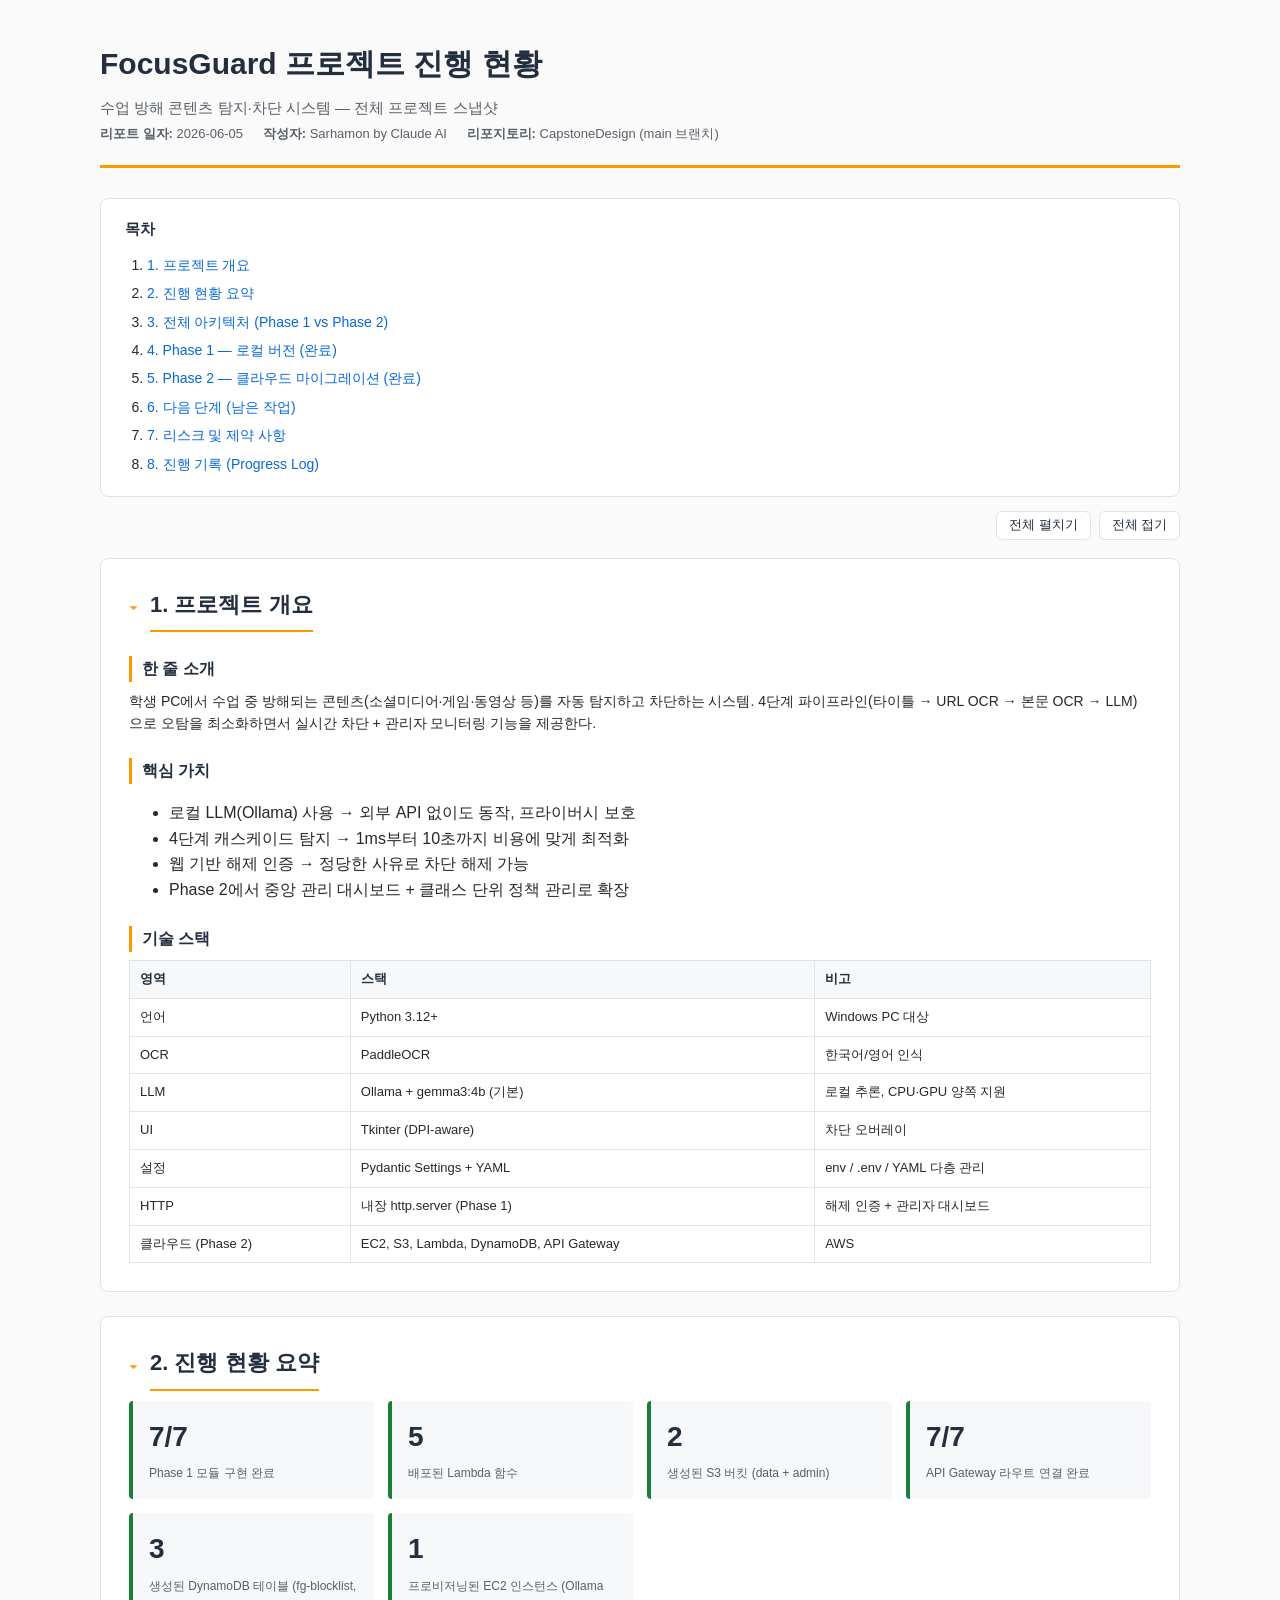
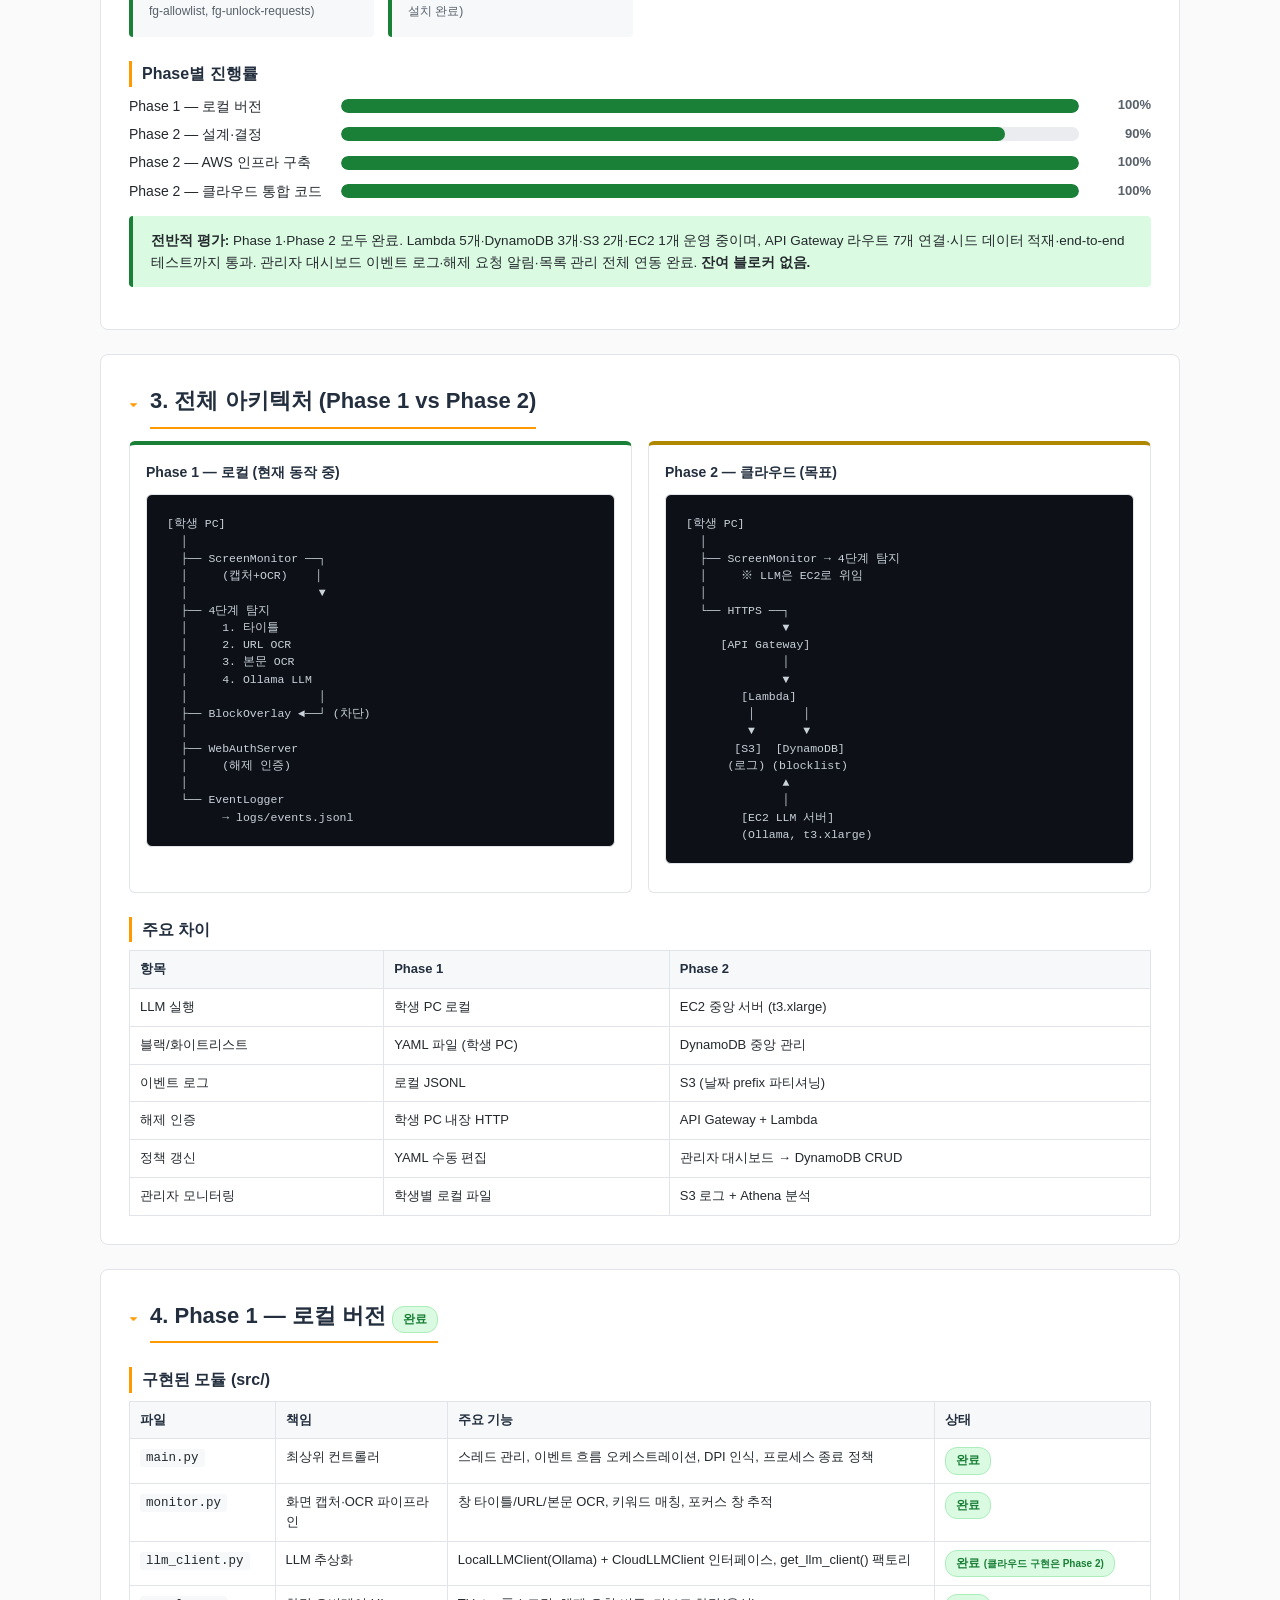
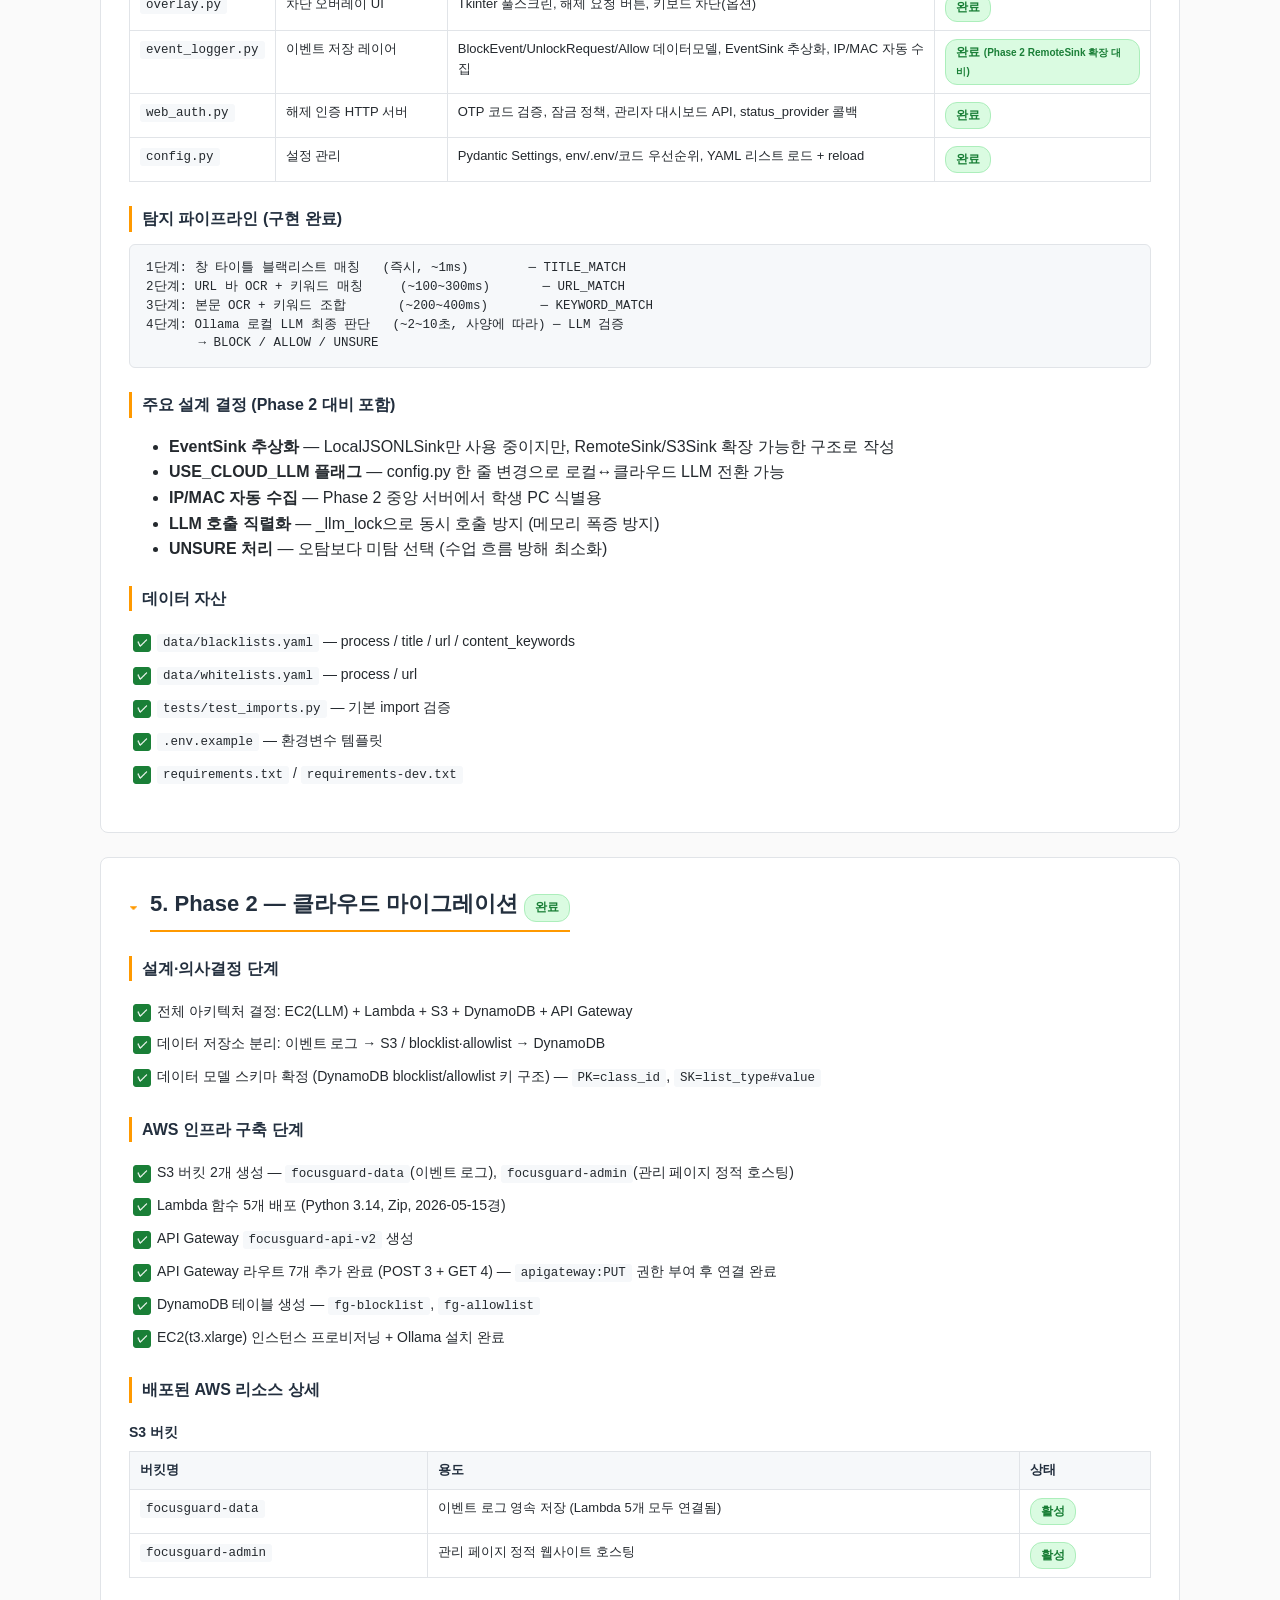
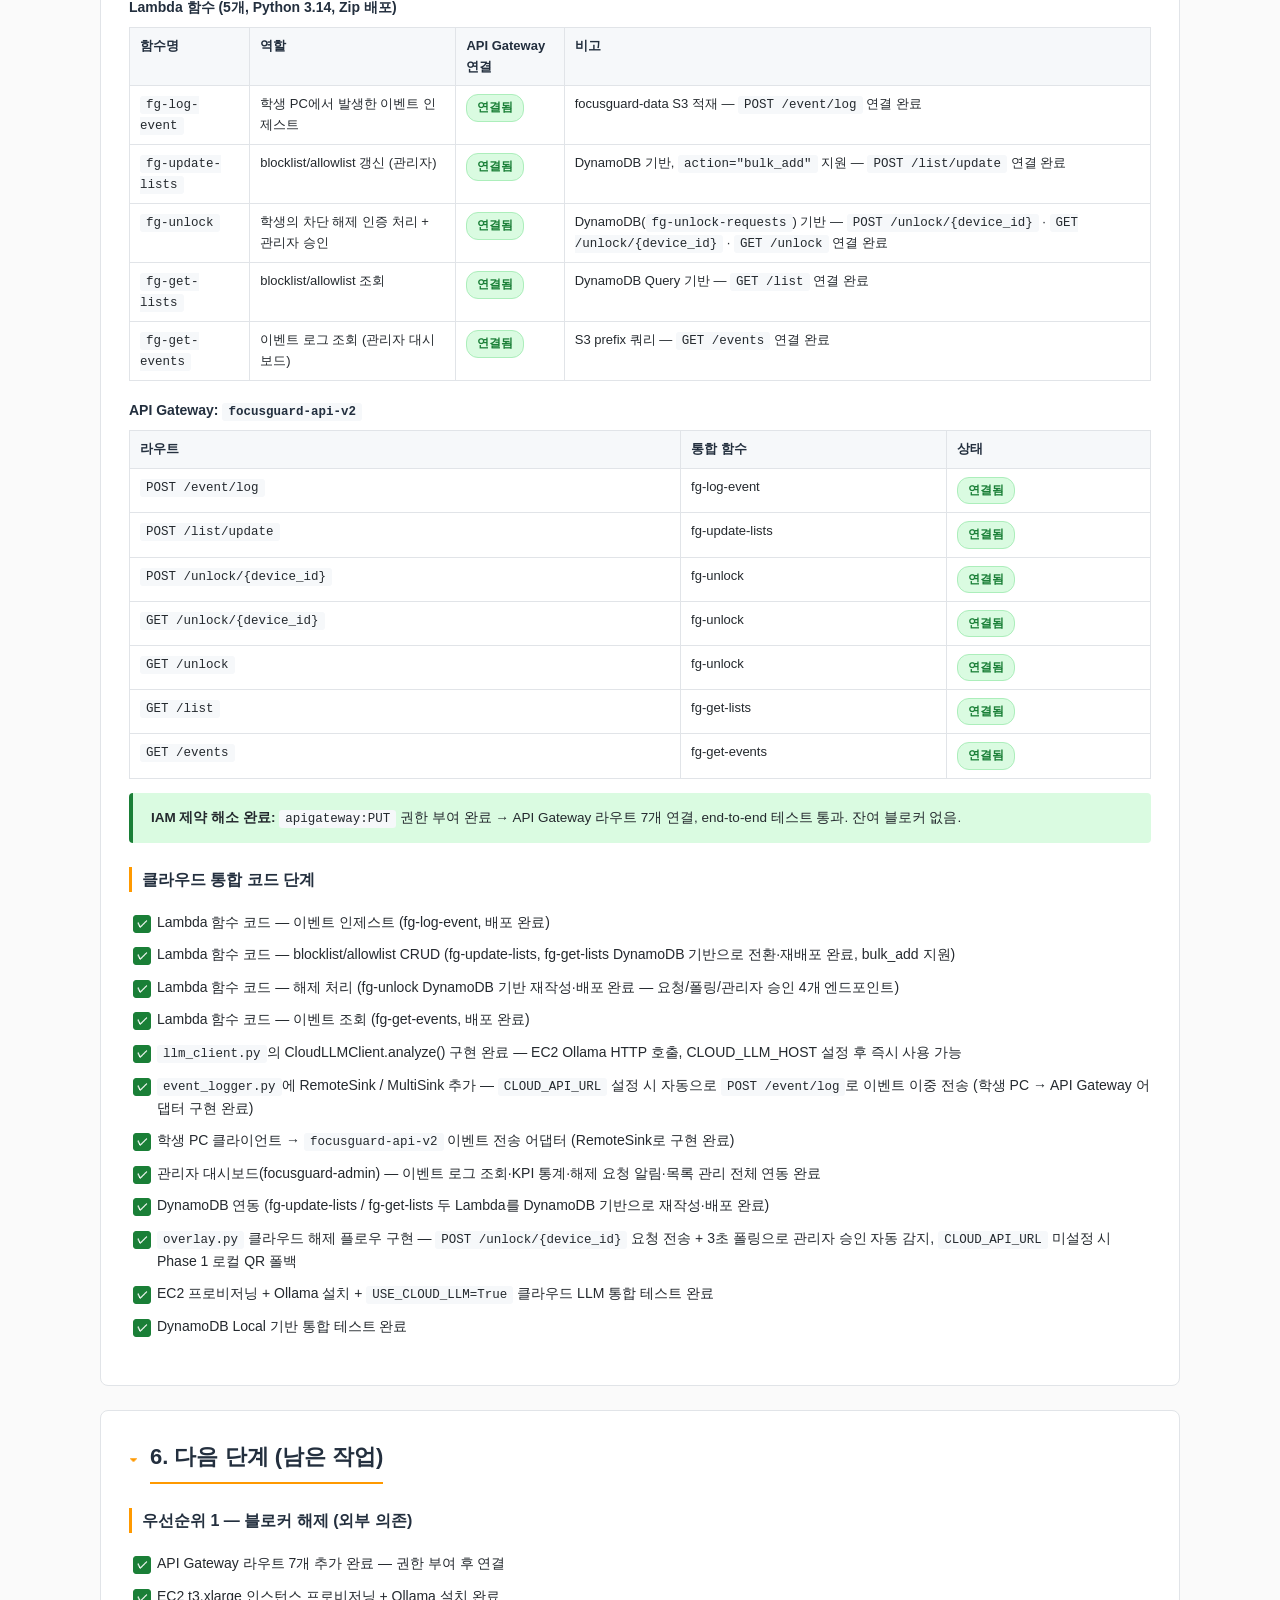
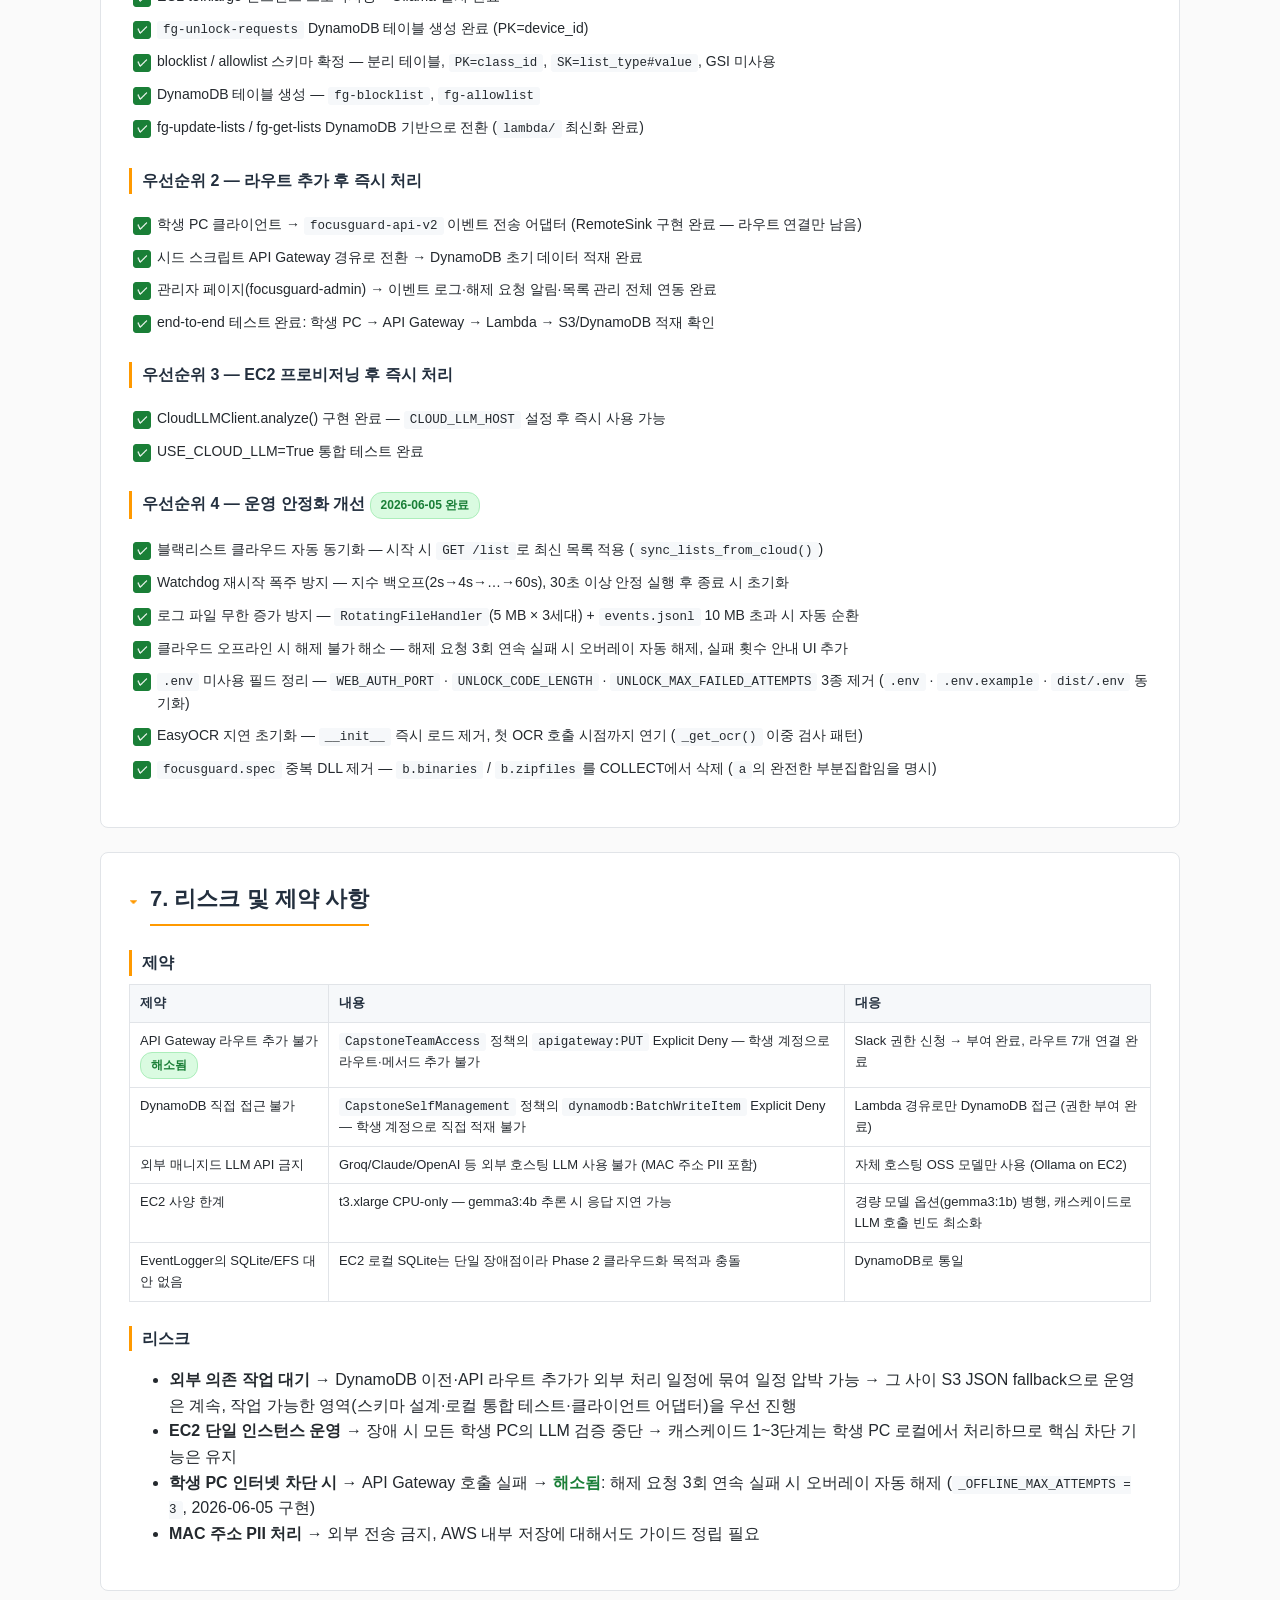
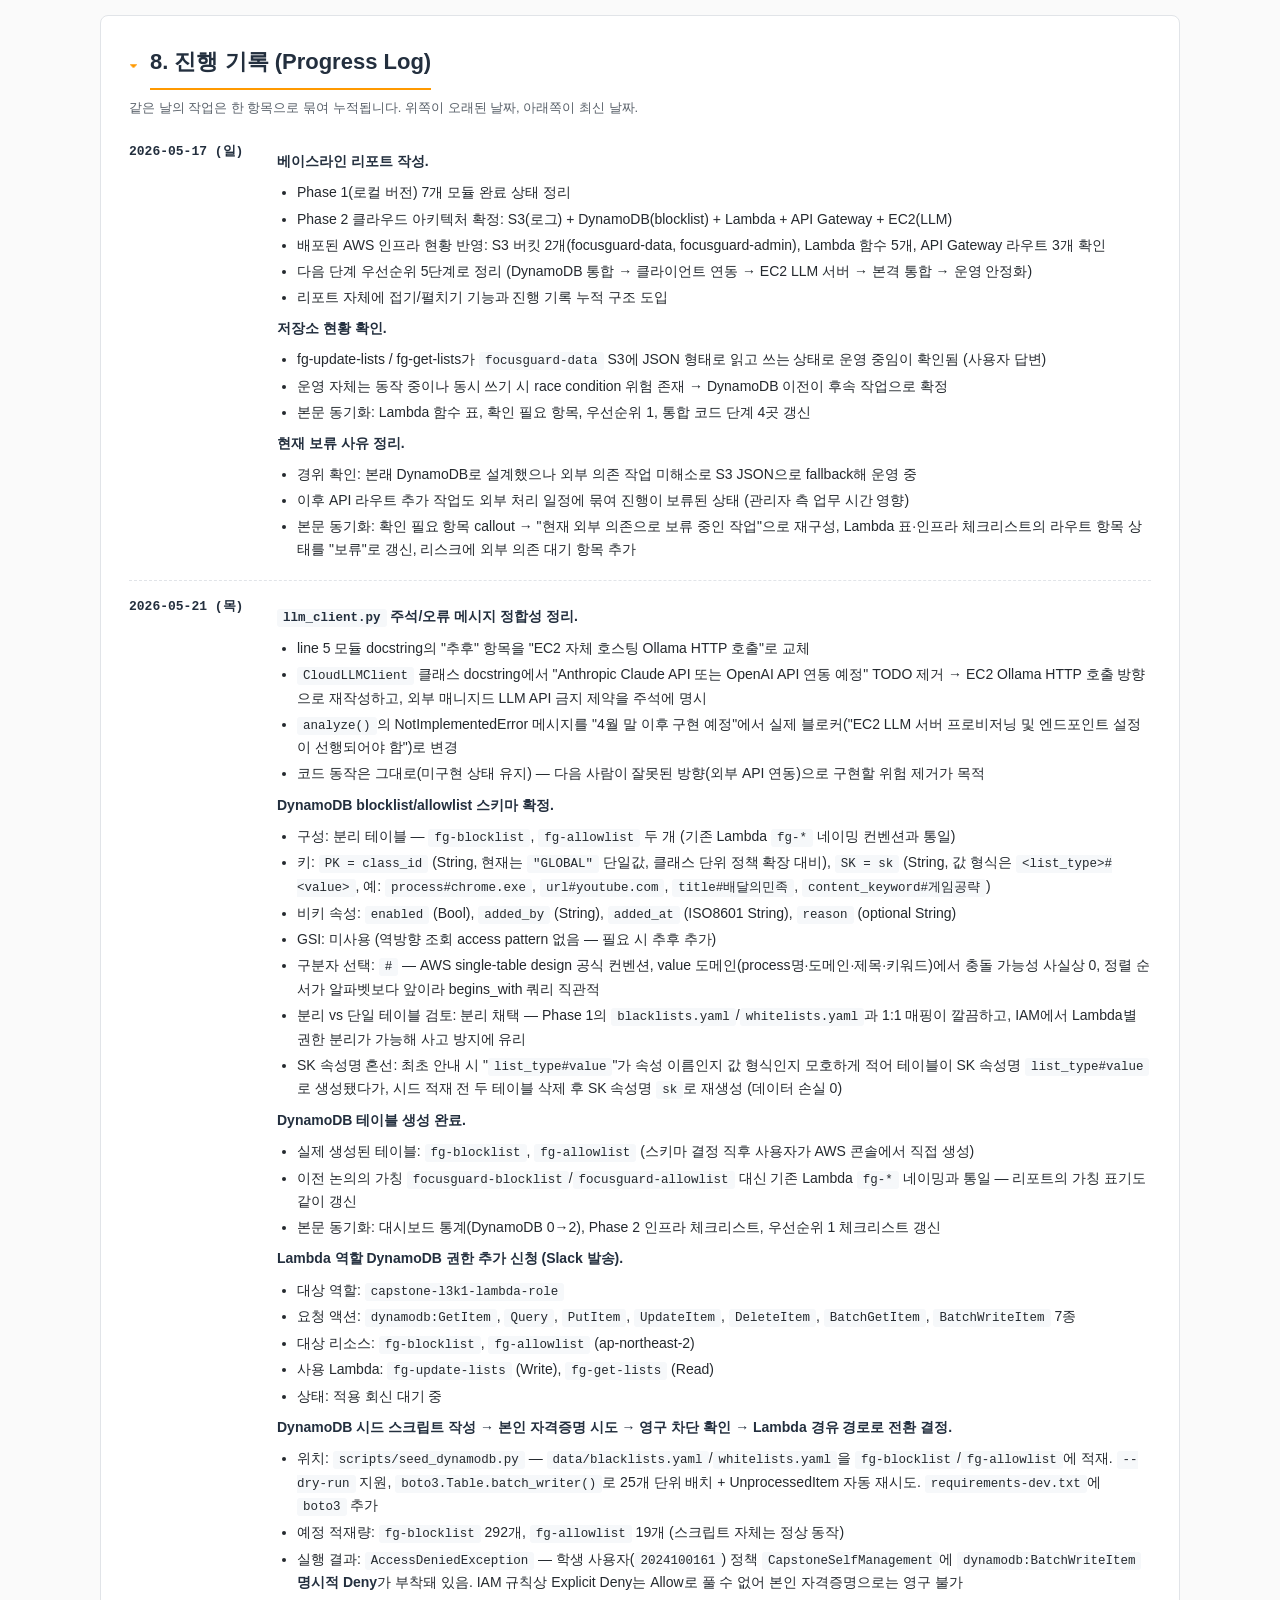
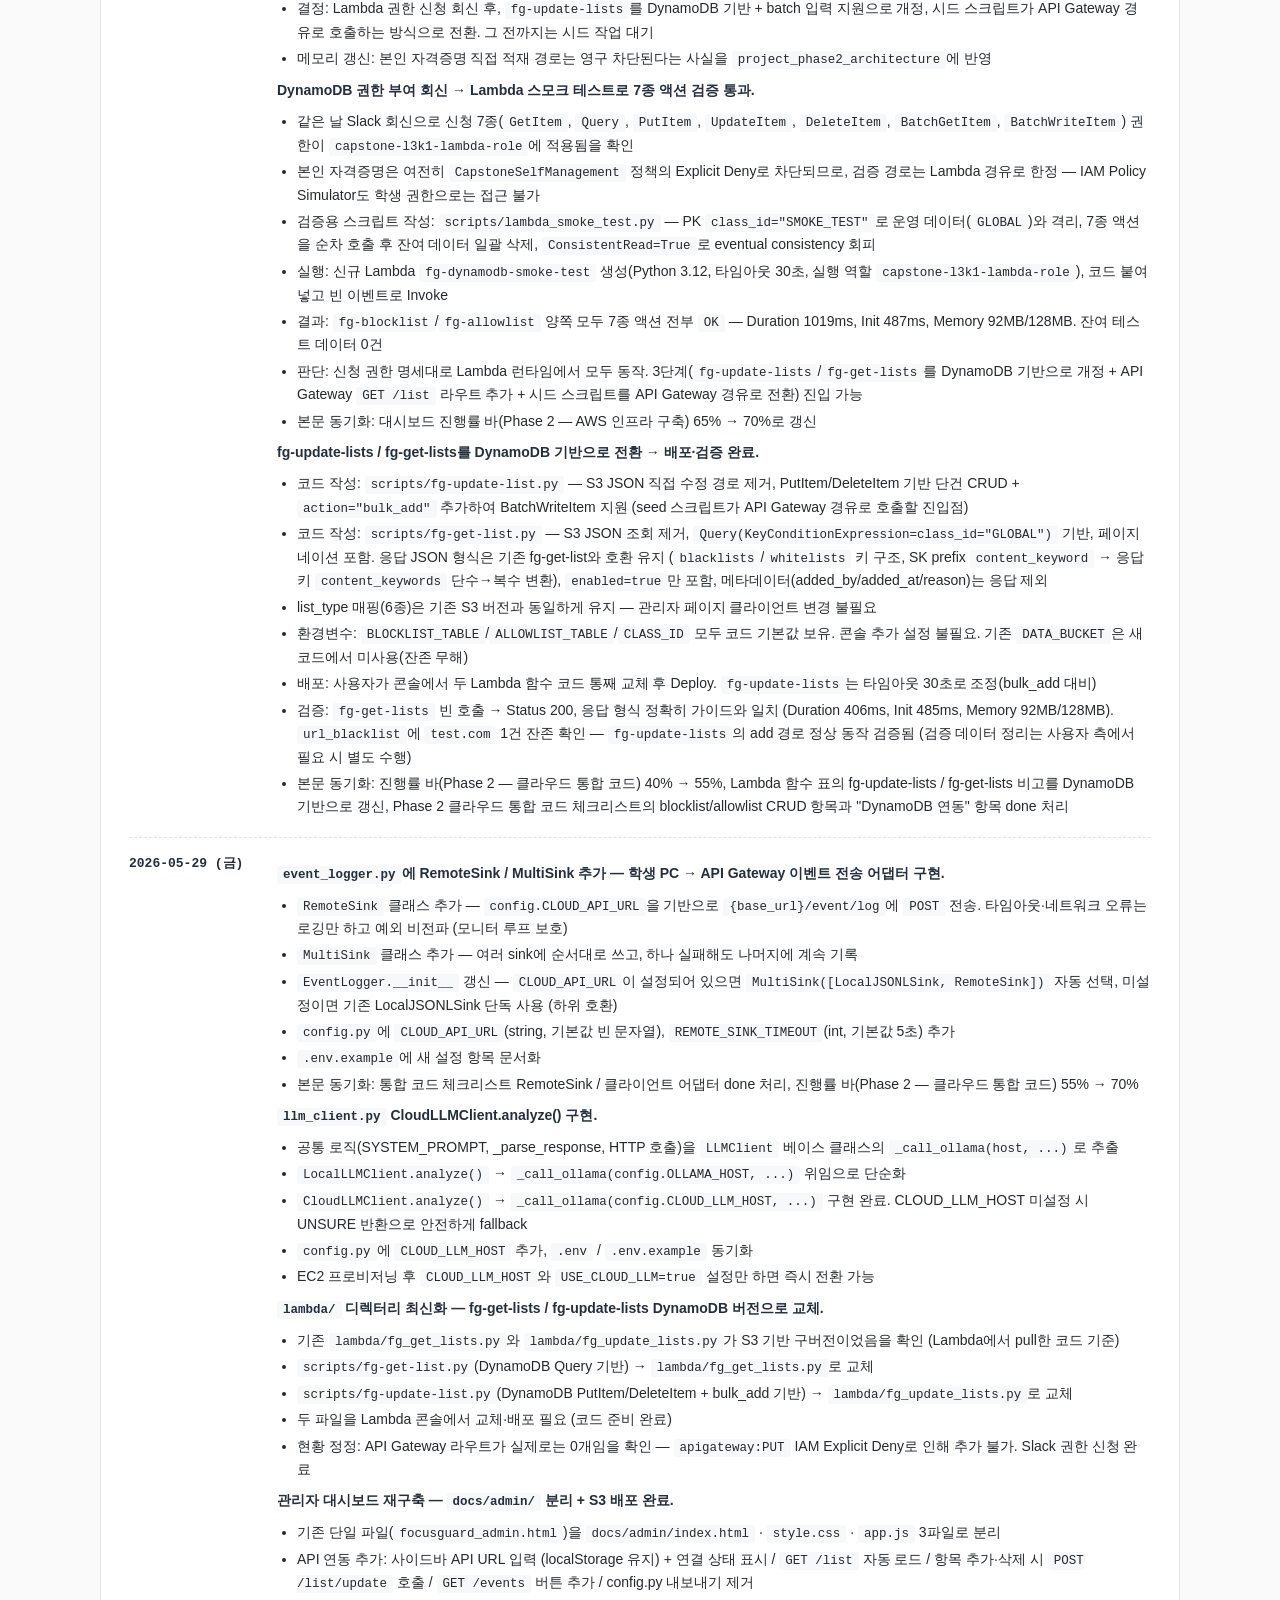
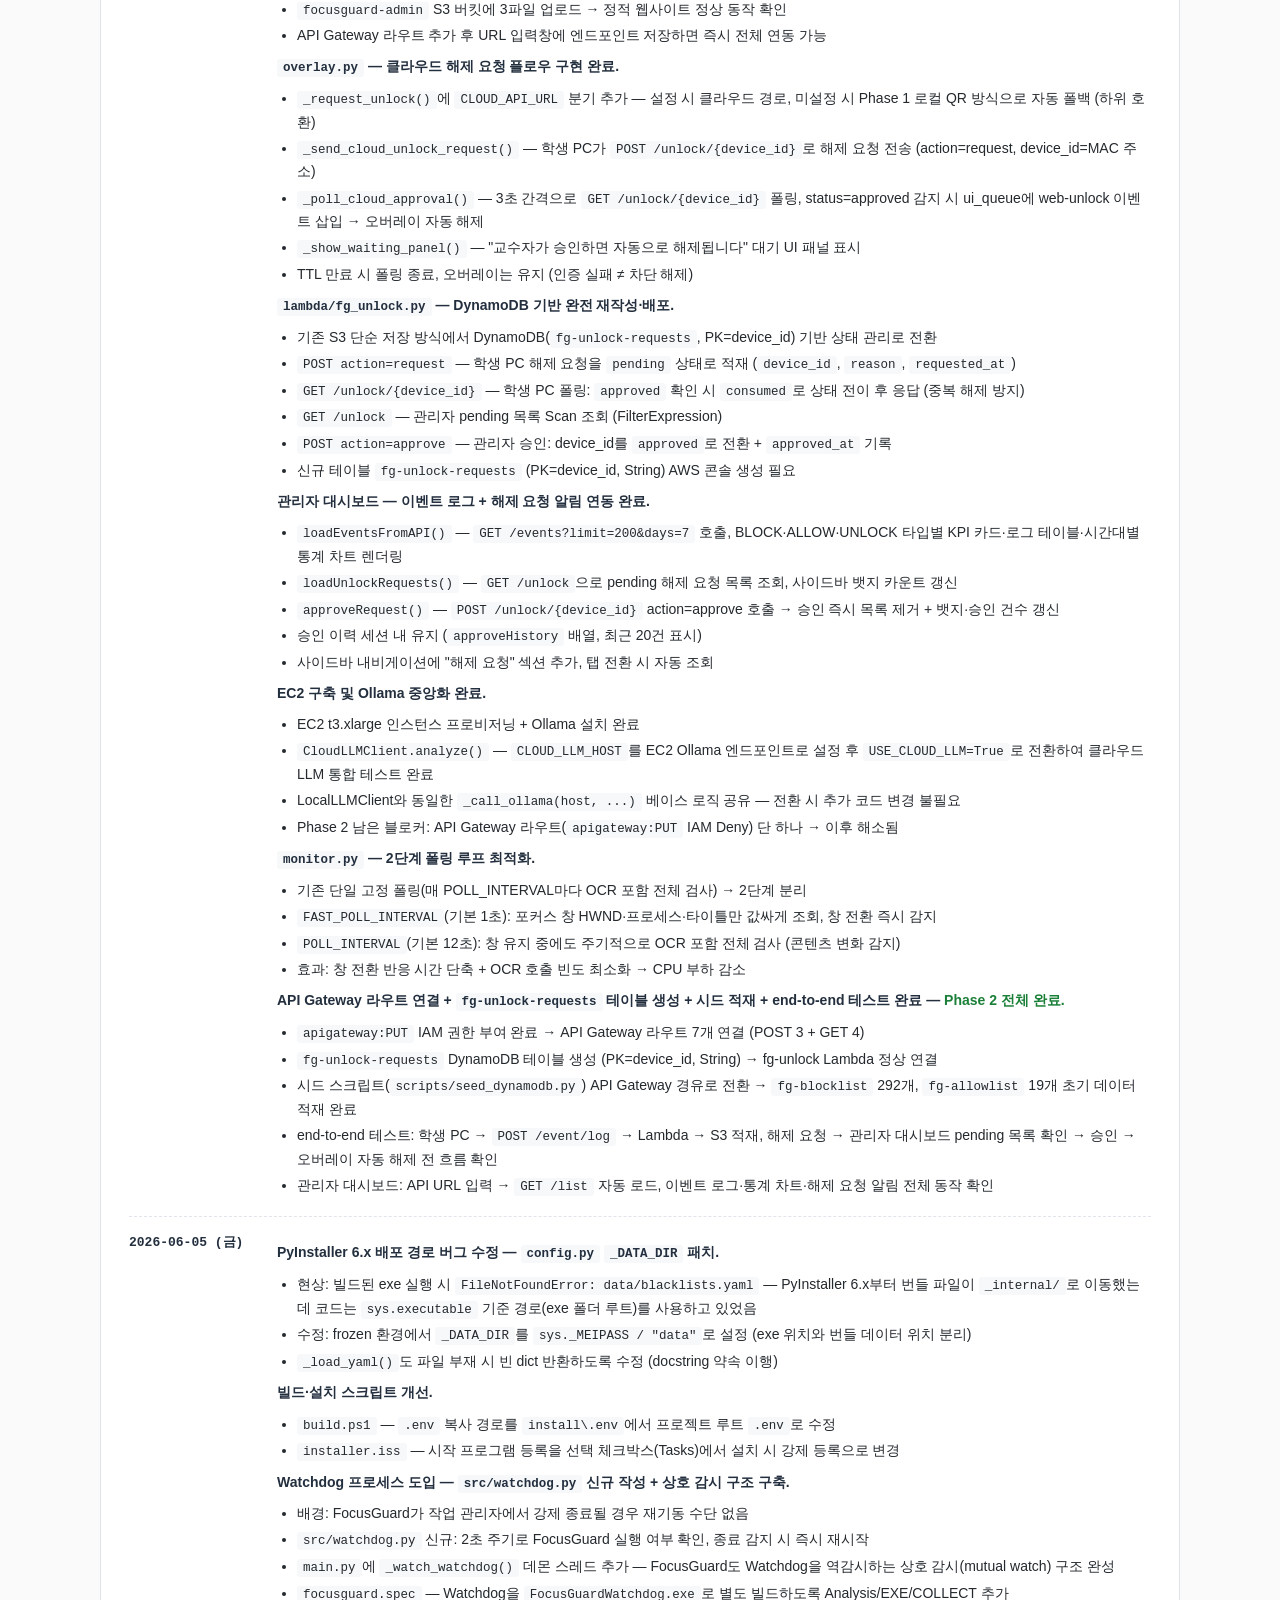
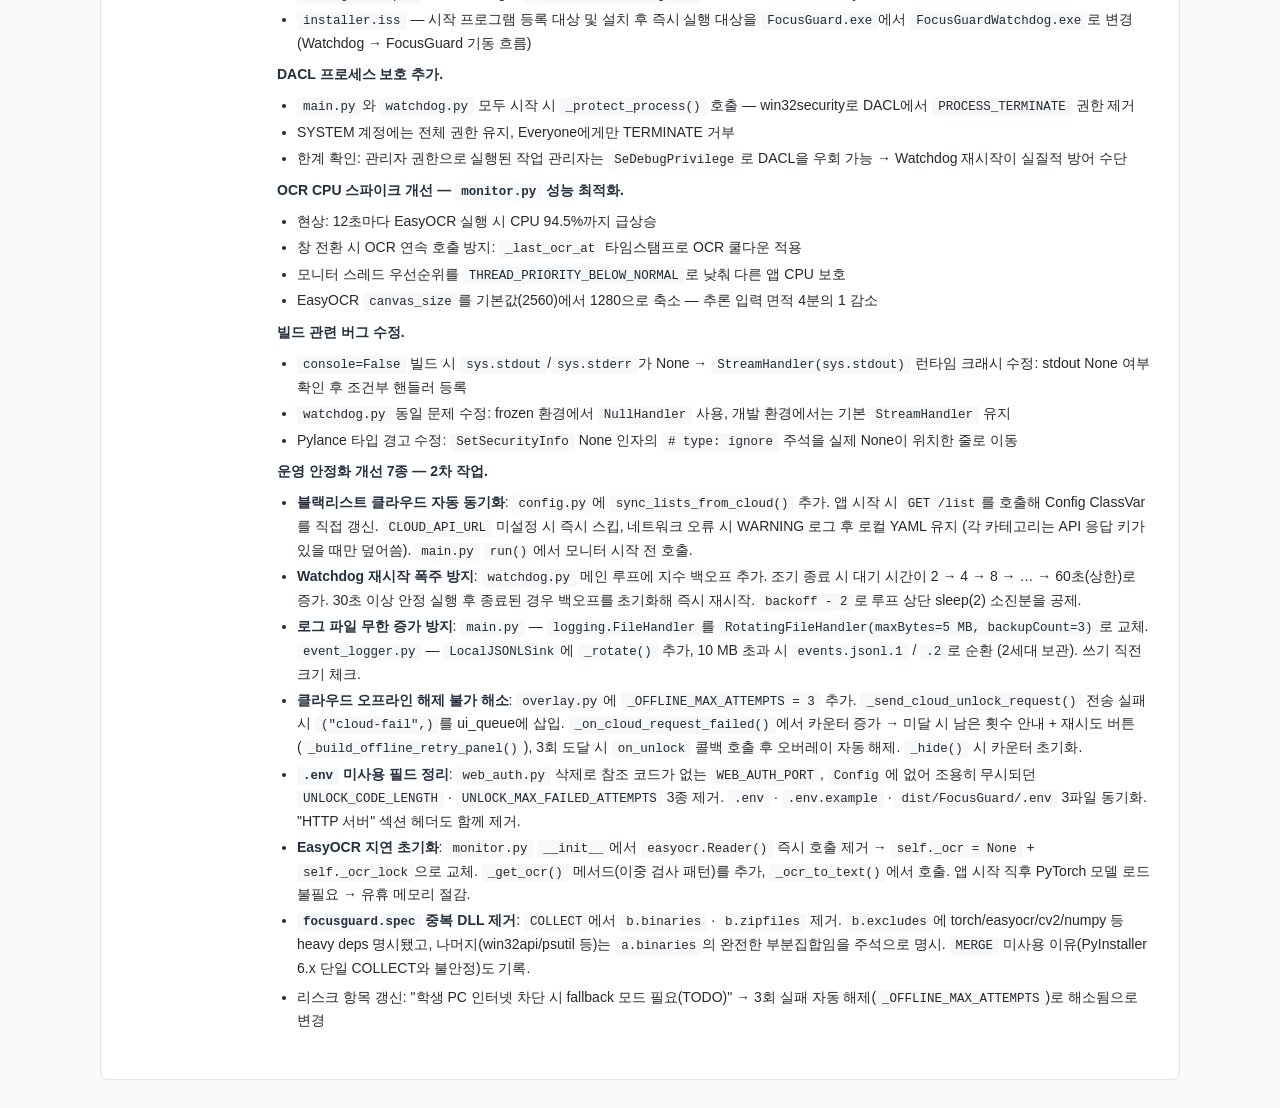
<file: docs/index.html>
<!DOCTYPE html>
<html lang="ko">
<head>
<meta charset="UTF-8">
<title>FocusGuard 프로젝트 진행 현황 - 2026-06-05</title>
<style>
  :root {
    --primary: #232f3e;
    --accent: #ff9900;
    --bg: #fafafa;
    --card: #ffffff;
    --border: #e1e4e8;
    --text: #24292e;
    --muted: #586069;
    --done: #1a7f37;
    --inprogress: #b08800;
    --pending: #d73a49;
    --info: #0969da;
    --code-bg: #f6f8fa;
  }
  * { box-sizing: border-box; }
  body {
    font-family: -apple-system, BlinkMacSystemFont, "Segoe UI", "Noto Sans KR", sans-serif;
    background: var(--bg); color: var(--text); line-height: 1.6;
    margin: 0; padding: 40px 20px;
  }
  .container { max-width: 1080px; margin: 0 auto; }
  header {
    border-bottom: 3px solid var(--accent);
    padding-bottom: 20px; margin-bottom: 30px;
  }
  header h1 { margin: 0 0 8px 0; font-size: 30px; color: var(--primary); }
  header .subtitle { color: var(--muted); font-size: 15px; margin-bottom: 4px; }
  header .meta { color: var(--muted); font-size: 13px; }
  header .meta span { margin-right: 16px; }

  nav.toc {
    background: var(--card); border: 1px solid var(--border);
    border-radius: 8px; padding: 18px 24px; margin-bottom: 30px; font-size: 14px;
  }
  nav.toc h2 { margin: 0 0 10px 0; font-size: 15px; color: var(--primary); }
  nav.toc ol { margin: 0; padding-left: 22px; }
  nav.toc li { padding: 3px 0; }
  nav.toc a { color: var(--info); text-decoration: none; }
  nav.toc a:hover { text-decoration: underline; }

  .card {
    background: var(--card); border: 1px solid var(--border);
    border-radius: 8px; padding: 28px; margin-bottom: 24px;
  }
  .card h2 {
    margin-top: 0; font-size: 22px; color: var(--primary);
    border-bottom: 2px solid var(--accent); padding-bottom: 8px;
  }
  .card h3 {
    color: var(--primary); font-size: 16px; margin-top: 24px; margin-bottom: 8px;
    border-left: 3px solid var(--accent); padding-left: 10px;
  }
  .card h4 {
    color: var(--primary); font-size: 14px; margin-top: 18px; margin-bottom: 6px;
  }
  p { margin: 8px 0; font-size: 14px; }

  /* details/summary (접기·펼치기) */
  details.card > summary {
    list-style: none; cursor: pointer; outline: none; user-select: none;
  }
  details.card > summary::-webkit-details-marker { display: none; }
  details.card > summary::before {
    content: "▾"; display: inline-block; color: var(--accent);
    font-size: 18px; margin-right: 12px;
    transition: transform 0.2s ease; vertical-align: middle;
    position: relative; top: -2px;
  }
  details.card:not([open]) > summary::before { transform: rotate(-90deg); }
  details.card > summary h2 { display: inline-block; margin: 0; vertical-align: middle; }
  details.card:not([open]) > summary h2 {
    border-bottom: none; padding-bottom: 0;
  }
  details.card:not([open]) { padding-bottom: 18px; }

  /* 전체 펼치기/접기 컨트롤 */
  .toggle-all {
    display: flex; gap: 8px; justify-content: flex-end;
    margin: -16px 0 18px 0;
  }
  .toggle-all button {
    background: var(--card); border: 1px solid var(--border);
    border-radius: 6px; padding: 5px 12px;
    font-size: 12.5px; color: var(--primary); cursor: pointer;
    font-family: inherit;
  }
  .toggle-all button:hover { background: var(--code-bg); }

  /* 진행 기록 (로그) */
  .log-entry {
    display: grid; grid-template-columns: 130px 1fr;
    gap: 18px; padding: 16px 0;
    border-bottom: 1px dashed var(--border);
  }
  .log-entry:last-child { border-bottom: none; }
  .log-entry:first-child { padding-top: 4px; }
  .log-date {
    font-weight: 600; color: var(--primary); font-size: 13px;
    font-family: "SF Mono", Menlo, Consolas, monospace;
  }
  .log-body { font-size: 14px; line-height: 1.65; }
  .log-body strong { color: var(--primary); }
  .log-body ul { margin: 6px 0 0 0; padding-left: 20px; }
  .log-body li { margin-bottom: 3px; }

  /* 진행률 바 */
  .progress-block {
    display: grid; grid-template-columns: 200px 1fr 60px;
    gap: 12px; align-items: center; margin: 6px 0;
  }
  .progress-block .label { font-size: 14px; color: var(--text); }
  .progress-bar {
    background: #eaecef; border-radius: 10px; height: 14px; overflow: hidden;
    position: relative;
  }
  .progress-bar > div {
    height: 100%; border-radius: 10px; transition: width 0.3s;
  }
  .progress-bar .done   { background: var(--done); }
  .progress-bar .partial { background: var(--inprogress); }
  .progress-bar .pending { background: var(--pending); }
  .progress-block .pct {
    text-align: right; font-size: 13px; font-weight: 600; color: var(--muted);
  }

  /* 대시보드 통계 */
  .dashboard {
    display: grid;
    grid-template-columns: repeat(auto-fit, minmax(200px, 1fr));
    gap: 14px; margin-top: 10px;
  }
  .stat {
    background: var(--code-bg); border-left: 4px solid var(--accent);
    padding: 14px 16px; border-radius: 4px;
  }
  .stat .num { font-size: 28px; font-weight: 700; color: var(--primary); display: block; }
  .stat .lbl { font-size: 12px; color: var(--muted); }
  .stat.done { border-left-color: var(--done); }
  .stat.inprogress { border-left-color: var(--inprogress); }
  .stat.pending { border-left-color: var(--pending); }

  /* 배지 */
  .badge {
    display: inline-block; padding: 3px 10px; border-radius: 12px;
    font-size: 12px; font-weight: 600;
  }
  .badge-done { background: #dafbe1; color: var(--done); border: 1px solid #aceebb; }
  .badge-inprogress { background: #fff8c5; color: var(--inprogress); border: 1px solid #f0d97a; }
  .badge-pending { background: #ffeef0; color: var(--pending); border: 1px solid #f9c3c8; }
  .badge-info { background: #ddf4ff; color: var(--info); border: 1px solid #80ccff; }

  /* 테이블 */
  table {
    width: 100%; border-collapse: collapse; font-size: 13px; margin-top: 8px;
  }
  table th, table td {
    border: 1px solid var(--border); padding: 8px 10px; text-align: left; vertical-align: top;
  }
  table th { background: var(--code-bg); color: var(--primary); font-weight: 600; }

  /* 체크리스트 */
  .checklist { list-style: none; padding-left: 0; font-size: 14px; }
  .checklist li {
    padding: 5px 0 5px 28px; position: relative;
  }
  .checklist li::before {
    content: ""; position: absolute; left: 4px; top: 9px;
    width: 16px; height: 16px; border-radius: 3px;
    border: 1.5px solid var(--border);
  }
  .checklist li.done::before {
    background: var(--done); border-color: var(--done);
    content: "✓"; color: white; font-size: 11px;
    text-align: center; line-height: 14px; font-weight: 700;
  }
  .checklist li.inprogress::before {
    background: var(--inprogress); border-color: var(--inprogress);
    content: "…"; color: white; font-size: 13px;
    text-align: center; line-height: 13px; font-weight: 700;
  }
  .checklist li.pending::before {
    background: white; border-color: var(--pending);
  }

  /* 아키텍처 다이어그램 */
  .arch-diagram {
    background: #0d1117; color: #c9d1d9;
    padding: 20px; border-radius: 6px;
    font-family: "SF Mono", Menlo, Consolas, monospace;
    font-size: 12.5px; line-height: 1.5; overflow-x: auto;
  }

  /* Callout */
  .callout {
    background: #fffbea; border-left: 4px solid var(--accent);
    border-radius: 4px; padding: 14px 18px; margin: 14px 0; font-size: 13.5px;
  }
  .callout.warn { background: #ffeef0; border-left-color: var(--pending); }
  .callout.info { background: #ddf4ff; border-left-color: var(--info); }
  .callout.success { background: #dafbe1; border-left-color: var(--done); }

  /* Phase 비교 그리드 */
  .phase-grid {
    display: grid; grid-template-columns: 1fr 1fr; gap: 16px;
    margin-top: 12px;
  }
  .phase-box {
    border: 1px solid var(--border); border-radius: 6px; padding: 16px;
  }
  .phase-box.p1 { border-top: 4px solid var(--done); }
  .phase-box.p2 { border-top: 4px solid var(--inprogress); }
  .phase-box h4 { margin-top: 0; }

  pre {
    background: var(--code-bg); border: 1px solid var(--border);
    border-radius: 6px; padding: 14px 16px; font-size: 12.5px;
    overflow-x: auto; line-height: 1.5;
  }
  code {
    background: var(--code-bg); padding: 2px 6px; border-radius: 3px;
    font-size: 12.5px; font-family: "SF Mono", Menlo, Consolas, monospace;
  }

  footer {
    margin-top: 40px; padding-top: 16px; border-top: 1px solid var(--border);
    color: var(--muted); font-size: 12px; text-align: center;
  }

  @media print {
    body { background: white; padding: 0; }
    .card { box-shadow: none; page-break-inside: avoid; border: none; }
    nav.toc { page-break-after: always; }
  }
</style>
</head>
<body>
<div class="container">

<header>
  <h1>FocusGuard 프로젝트 진행 현황</h1>
  <div class="subtitle">수업 방해 콘텐츠 탐지·차단 시스템 — 전체 프로젝트 스냅샷</div>
  <div class="meta">
    <span><strong>리포트 일자:</strong> 2026-06-05</span>
    <span><strong>작성자:</strong> Sarhamon by Claude AI</span>
    <span><strong>리포지토리:</strong> CapstoneDesign (main 브랜치)</span>
  </div>
</header>

<nav class="toc">
  <h2>목차</h2>
  <ol>
    <li><a href="#sec-overview">1. 프로젝트 개요</a></li>
    <li><a href="#sec-summary">2. 진행 현황 요약</a></li>
    <li><a href="#sec-arch">3. 전체 아키텍처 (Phase 1 vs Phase 2)</a></li>
    <li><a href="#sec-phase1">4. Phase 1 — 로컬 버전 (완료)</a></li>
    <li><a href="#sec-phase2">5. Phase 2 — 클라우드 마이그레이션 (완료)</a></li>
    <li><a href="#sec-next">6. 다음 단계 (남은 작업)</a></li>
    <li><a href="#sec-risks">7. 리스크 및 제약 사항</a></li>
    <li><a href="#sec-log">8. 진행 기록 (Progress Log)</a></li>
  </ol>
</nav>

<div class="toggle-all">
  <button type="button" onclick="document.querySelectorAll('details.card').forEach(d => d.open = true)">전체 펼치기</button>
  <button type="button" onclick="document.querySelectorAll('details.card').forEach(d => d.open = false)">전체 접기</button>
</div>

<!-- ============== 1. 프로젝트 개요 ============== -->
<details class="card" open id="sec-overview">
  <summary><h2>1. 프로젝트 개요</h2></summary>

  <h3>한 줄 소개</h3>
  <p>학생 PC에서 수업 중 방해되는 콘텐츠(소셜미디어·게임·동영상 등)를 자동 탐지하고 차단하는 시스템. 4단계 파이프라인(타이틀 → URL OCR → 본문 OCR → LLM)으로 오탐을 최소화하면서 실시간 차단 + 관리자 모니터링 기능을 제공한다.</p>

  <h3>핵심 가치</h3>
  <ul>
    <li>로컬 LLM(Ollama) 사용 → 외부 API 없이도 동작, 프라이버시 보호</li>
    <li>4단계 캐스케이드 탐지 → 1ms부터 10초까지 비용에 맞게 최적화</li>
    <li>웹 기반 해제 인증 → 정당한 사유로 차단 해제 가능</li>
    <li>Phase 2에서 중앙 관리 대시보드 + 클래스 단위 정책 관리로 확장</li>
  </ul>

  <h3>기술 스택</h3>
  <table>
    <thead><tr><th>영역</th><th>스택</th><th>비고</th></tr></thead>
    <tbody>
      <tr><td>언어</td><td>Python 3.12+</td><td>Windows PC 대상</td></tr>
      <tr><td>OCR</td><td>PaddleOCR</td><td>한국어/영어 인식</td></tr>
      <tr><td>LLM</td><td>Ollama + gemma3:4b (기본)</td><td>로컬 추론, CPU·GPU 양쪽 지원</td></tr>
      <tr><td>UI</td><td>Tkinter (DPI-aware)</td><td>차단 오버레이</td></tr>
      <tr><td>설정</td><td>Pydantic Settings + YAML</td><td>env / .env / YAML 다층 관리</td></tr>
      <tr><td>HTTP</td><td>내장 http.server (Phase 1)</td><td>해제 인증 + 관리자 대시보드</td></tr>
      <tr><td>클라우드 (Phase 2)</td><td>EC2, S3, Lambda, DynamoDB, API Gateway</td><td>AWS</td></tr>
    </tbody>
  </table>
</details>

<!-- ============== 2. 진행 현황 요약 ============== -->
<details class="card" open id="sec-summary">
  <summary><h2>2. 진행 현황 요약</h2></summary>

  <div class="dashboard">
    <div class="stat done">
      <span class="num">7/7</span>
      <span class="lbl">Phase 1 모듈 구현 완료</span>
    </div>
    <div class="stat done">
      <span class="num">5</span>
      <span class="lbl">배포된 Lambda 함수</span>
    </div>
    <div class="stat done">
      <span class="num">2</span>
      <span class="lbl">생성된 S3 버킷 (data + admin)</span>
    </div>
    <div class="stat done">
      <span class="num">7/7</span>
      <span class="lbl">API Gateway 라우트 연결 완료</span>
    </div>
    <div class="stat done">
      <span class="num">3</span>
      <span class="lbl">생성된 DynamoDB 테이블 (fg-blocklist, fg-allowlist, fg-unlock-requests)</span>
    </div>
    <div class="stat done">
      <span class="num">1</span>
      <span class="lbl">프로비저닝된 EC2 인스턴스 (Ollama 설치 완료)</span>
    </div>
  </div>

  <h3>Phase별 진행률</h3>

  <div class="progress-block">
    <span class="label">Phase 1 — 로컬 버전</span>
    <div class="progress-bar"><div class="done" style="width: 100%;"></div></div>
    <span class="pct">100%</span>
  </div>
  <div class="progress-block">
    <span class="label">Phase 2 — 설계·결정</span>
    <div class="progress-bar"><div class="done" style="width: 90%;"></div></div>
    <span class="pct">90%</span>
  </div>
  <div class="progress-block">
    <span class="label">Phase 2 — AWS 인프라 구축</span>
    <div class="progress-bar"><div class="done" style="width: 100%;"></div></div>
    <span class="pct">100%</span>
  </div>
  <div class="progress-block">
    <span class="label">Phase 2 — 클라우드 통합 코드</span>
    <div class="progress-bar"><div class="done" style="width: 100%;"></div></div>
    <span class="pct">100%</span>
  </div>

  <div class="callout success">
    <strong>전반적 평가:</strong> Phase 1·Phase 2 모두 완료. Lambda 5개·DynamoDB 3개·S3 2개·EC2 1개 운영 중이며, API Gateway 라우트 7개 연결·시드 데이터 적재·end-to-end 테스트까지 통과. 관리자 대시보드 이벤트 로그·해제 요청 알림·목록 관리 전체 연동 완료. <strong>잔여 블로커 없음.</strong>
  </div>
</details>

<!-- ============== 3. 아키텍처 ============== -->
<details class="card" open id="sec-arch">
  <summary><h2>3. 전체 아키텍처 (Phase 1 vs Phase 2)</h2></summary>

  <div class="phase-grid">
    <div class="phase-box p1">
      <h4>Phase 1 — 로컬 (현재 동작 중)</h4>
<pre class="arch-diagram" style="font-size:11.5px;">
[학생 PC]
  │
  ├── ScreenMonitor ──┐
  │     (캡처+OCR)    │
  │                   ▼
  ├── 4단계 탐지
  │     1. 타이틀
  │     2. URL OCR
  │     3. 본문 OCR
  │     4. Ollama LLM
  │                   │
  ├── BlockOverlay ◄──┘ (차단)
  │
  ├── WebAuthServer
  │     (해제 인증)
  │
  └── EventLogger
        → logs/events.jsonl
</pre>
    </div>
    <div class="phase-box p2">
      <h4>Phase 2 — 클라우드 (목표)</h4>
<pre class="arch-diagram" style="font-size:11.5px;">
[학생 PC]
  │
  ├── ScreenMonitor → 4단계 탐지
  │     ※ LLM은 EC2로 위임
  │
  └── HTTPS ──┐
              ▼
     [API Gateway]
              │
              ▼
        [Lambda]
         │       │
         ▼       ▼
       [S3]  [DynamoDB]
      (로그) (blocklist)
              ▲
              │
        [EC2 LLM 서버]
        (Ollama, t3.xlarge)
</pre>
    </div>
  </div>

  <h3>주요 차이</h3>
  <table>
    <thead><tr><th>항목</th><th>Phase 1</th><th>Phase 2</th></tr></thead>
    <tbody>
      <tr><td>LLM 실행</td><td>학생 PC 로컬</td><td>EC2 중앙 서버 (t3.xlarge)</td></tr>
      <tr><td>블랙/화이트리스트</td><td>YAML 파일 (학생 PC)</td><td>DynamoDB 중앙 관리</td></tr>
      <tr><td>이벤트 로그</td><td>로컬 JSONL</td><td>S3 (날짜 prefix 파티셔닝)</td></tr>
      <tr><td>해제 인증</td><td>학생 PC 내장 HTTP</td><td>API Gateway + Lambda</td></tr>
      <tr><td>정책 갱신</td><td>YAML 수동 편집</td><td>관리자 대시보드 → DynamoDB CRUD</td></tr>
      <tr><td>관리자 모니터링</td><td>학생별 로컬 파일</td><td>S3 로그 + Athena 분석</td></tr>
    </tbody>
  </table>
</details>

<!-- ============== 4. Phase 1 완료 현황 ============== -->
<details class="card" open id="sec-phase1">
  <summary><h2>4. Phase 1 — 로컬 버전 <span class="badge badge-done">완료</span></h2></summary>

  <h3>구현된 모듈 (src/)</h3>
  <table>
    <thead>
      <tr><th>파일</th><th>책임</th><th>주요 기능</th><th>상태</th></tr>
    </thead>
    <tbody>
      <tr>
        <td><code>main.py</code></td>
        <td>최상위 컨트롤러</td>
        <td>스레드 관리, 이벤트 흐름 오케스트레이션, DPI 인식, 프로세스 종료 정책</td>
        <td><span class="badge badge-done">완료</span></td>
      </tr>
      <tr>
        <td><code>monitor.py</code></td>
        <td>화면 캡처·OCR 파이프라인</td>
        <td>창 타이틀/URL/본문 OCR, 키워드 매칭, 포커스 창 추적</td>
        <td><span class="badge badge-done">완료</span></td>
      </tr>
      <tr>
        <td><code>llm_client.py</code></td>
        <td>LLM 추상화</td>
        <td>LocalLLMClient(Ollama) + CloudLLMClient 인터페이스, get_llm_client() 팩토리</td>
        <td><span class="badge badge-done">완료 <small>(클라우드 구현은 Phase 2)</small></span></td>
      </tr>
      <tr>
        <td><code>overlay.py</code></td>
        <td>차단 오버레이 UI</td>
        <td>Tkinter 풀스크린, 해제 요청 버튼, 키보드 차단(옵션)</td>
        <td><span class="badge badge-done">완료</span></td>
      </tr>
      <tr>
        <td><code>event_logger.py</code></td>
        <td>이벤트 저장 레이어</td>
        <td>BlockEvent/UnlockRequest/Allow 데이터모델, EventSink 추상화, IP/MAC 자동 수집</td>
        <td><span class="badge badge-done">완료 <small>(Phase 2 RemoteSink 확장 대비)</small></span></td>
      </tr>
      <tr>
        <td><code>web_auth.py</code></td>
        <td>해제 인증 HTTP 서버</td>
        <td>OTP 코드 검증, 잠금 정책, 관리자 대시보드 API, status_provider 콜백</td>
        <td><span class="badge badge-done">완료</span></td>
      </tr>
      <tr>
        <td><code>config.py</code></td>
        <td>설정 관리</td>
        <td>Pydantic Settings, env/.env/코드 우선순위, YAML 리스트 로드 + reload</td>
        <td><span class="badge badge-done">완료</span></td>
      </tr>
    </tbody>
  </table>

  <h3>탐지 파이프라인 (구현 완료)</h3>
<pre>1단계: 창 타이틀 블랙리스트 매칭   (즉시, ~1ms)        ─ TITLE_MATCH
2단계: URL 바 OCR + 키워드 매칭     (~100~300ms)       ─ URL_MATCH
3단계: 본문 OCR + 키워드 조합       (~200~400ms)       ─ KEYWORD_MATCH
4단계: Ollama 로컬 LLM 최종 판단   (~2~10초, 사양에 따라) ─ LLM 검증
       → BLOCK / ALLOW / UNSURE</pre>

  <h3>주요 설계 결정 (Phase 2 대비 포함)</h3>
  <ul>
    <li><strong>EventSink 추상화</strong> — LocalJSONLSink만 사용 중이지만, RemoteSink/S3Sink 확장 가능한 구조로 작성</li>
    <li><strong>USE_CLOUD_LLM 플래그</strong> — config.py 한 줄 변경으로 로컬↔클라우드 LLM 전환 가능</li>
    <li><strong>IP/MAC 자동 수집</strong> — Phase 2 중앙 서버에서 학생 PC 식별용</li>
    <li><strong>LLM 호출 직렬화</strong> — _llm_lock으로 동시 호출 방지 (메모리 폭증 방지)</li>
    <li><strong>UNSURE 처리</strong> — 오탐보다 미탐 선택 (수업 흐름 방해 최소화)</li>
  </ul>

  <h3>데이터 자산</h3>
  <ul class="checklist">
    <li class="done"><code>data/blacklists.yaml</code> — process / title / url / content_keywords</li>
    <li class="done"><code>data/whitelists.yaml</code> — process / url</li>
    <li class="done"><code>tests/test_imports.py</code> — 기본 import 검증</li>
    <li class="done"><code>.env.example</code> — 환경변수 템플릿</li>
    <li class="done"><code>requirements.txt</code> / <code>requirements-dev.txt</code></li>
  </ul>
</details>

<!-- ============== 5. Phase 2 진행 현황 ============== -->
<details class="card" open id="sec-phase2">
  <summary><h2>5. Phase 2 — 클라우드 마이그레이션 <span class="badge badge-done">완료</span></h2></summary>

  <h3>설계·의사결정 단계</h3>
  <ul class="checklist">
    <li class="done">전체 아키텍처 결정: EC2(LLM) + Lambda + S3 + DynamoDB + API Gateway</li>
    <li class="done">데이터 저장소 분리: 이벤트 로그 → S3 / blocklist·allowlist → DynamoDB</li>
    <li class="done">데이터 모델 스키마 확정 (DynamoDB blocklist/allowlist 키 구조) — <code>PK=class_id</code>, <code>SK=list_type#value</code></li>
  </ul>

  <h3>AWS 인프라 구축 단계</h3>
  <ul class="checklist">
    <li class="done">S3 버킷 2개 생성 — <code>focusguard-data</code>(이벤트 로그), <code>focusguard-admin</code>(관리 페이지 정적 호스팅)</li>
    <li class="done">Lambda 함수 5개 배포 (Python 3.14, Zip, 2026-05-15경)</li>
    <li class="done">API Gateway <code>focusguard-api-v2</code> 생성</li>
    <li class="done">API Gateway 라우트 7개 추가 완료 (POST 3 + GET 4) — <code>apigateway:PUT</code> 권한 부여 후 연결 완료</li>
    <li class="done">DynamoDB 테이블 생성 — <code>fg-blocklist</code>, <code>fg-allowlist</code></li>
    <li class="done">EC2(t3.xlarge) 인스턴스 프로비저닝 + Ollama 설치 완료</li>
  </ul>

  <h3>배포된 AWS 리소스 상세</h3>

  <h4>S3 버킷</h4>
  <table>
    <thead><tr><th>버킷명</th><th>용도</th><th>상태</th></tr></thead>
    <tbody>
      <tr><td><code>focusguard-data</code></td><td>이벤트 로그 영속 저장 (Lambda 5개 모두 연결됨)</td><td><span class="badge badge-done">활성</span></td></tr>
      <tr><td><code>focusguard-admin</code></td><td>관리 페이지 정적 웹사이트 호스팅</td><td><span class="badge badge-done">활성</span></td></tr>
    </tbody>
  </table>

  <h4>Lambda 함수 (5개, Python 3.14, Zip 배포)</h4>
  <table>
    <thead>
      <tr><th>함수명</th><th>역할</th><th>API Gateway 연결</th><th>비고</th></tr>
    </thead>
    <tbody>
      <tr>
        <td><code>fg-log-event</code></td>
        <td>학생 PC에서 발생한 이벤트 인제스트</td>
        <td><span class="badge badge-done">연결됨</span></td>
        <td>focusguard-data S3 적재 — <code>POST /event/log</code> 연결 완료</td>
      </tr>
      <tr>
        <td><code>fg-update-lists</code></td>
        <td>blocklist/allowlist 갱신 (관리자)</td>
        <td><span class="badge badge-done">연결됨</span></td>
        <td>DynamoDB 기반, <code>action="bulk_add"</code> 지원 — <code>POST /list/update</code> 연결 완료</td>
      </tr>
      <tr>
        <td><code>fg-unlock</code></td>
        <td>학생의 차단 해제 인증 처리 + 관리자 승인</td>
        <td><span class="badge badge-done">연결됨</span></td>
        <td>DynamoDB(<code>fg-unlock-requests</code>) 기반 — <code>POST /unlock/{device_id}</code> · <code>GET /unlock/{device_id}</code> · <code>GET /unlock</code> 연결 완료</td>
      </tr>
      <tr>
        <td><code>fg-get-lists</code></td>
        <td>blocklist/allowlist 조회</td>
        <td><span class="badge badge-done">연결됨</span></td>
        <td>DynamoDB Query 기반 — <code>GET /list</code> 연결 완료</td>
      </tr>
      <tr>
        <td><code>fg-get-events</code></td>
        <td>이벤트 로그 조회 (관리자 대시보드)</td>
        <td><span class="badge badge-done">연결됨</span></td>
        <td>S3 prefix 쿼리 — <code>GET /events</code> 연결 완료</td>
      </tr>
    </tbody>
  </table>

  <h4>API Gateway: <code>focusguard-api-v2</code></h4>
  <table>
    <thead>
      <tr><th>라우트</th><th>통합 함수</th><th>상태</th></tr>
    </thead>
    <tbody>
      <tr><td><code>POST /event/log</code></td><td>fg-log-event</td><td><span class="badge badge-done">연결됨</span></td></tr>
      <tr><td><code>POST /list/update</code></td><td>fg-update-lists</td><td><span class="badge badge-done">연결됨</span></td></tr>
      <tr><td><code>POST /unlock/{device_id}</code></td><td>fg-unlock</td><td><span class="badge badge-done">연결됨</span></td></tr>
      <tr><td><code>GET /unlock/{device_id}</code></td><td>fg-unlock</td><td><span class="badge badge-done">연결됨</span></td></tr>
      <tr><td><code>GET /unlock</code></td><td>fg-unlock</td><td><span class="badge badge-done">연결됨</span></td></tr>
      <tr><td><code>GET /list</code></td><td>fg-get-lists</td><td><span class="badge badge-done">연결됨</span></td></tr>
      <tr><td><code>GET /events</code></td><td>fg-get-events</td><td><span class="badge badge-done">연결됨</span></td></tr>
    </tbody>
  </table>

  <div class="callout success">
    <strong>IAM 제약 해소 완료:</strong> <code>apigateway:PUT</code> 권한 부여 완료 → API Gateway 라우트 7개 연결, end-to-end 테스트 통과. 잔여 블로커 없음.
  </div>

  <h3>클라우드 통합 코드 단계</h3>
  <ul class="checklist">
    <li class="done">Lambda 함수 코드 — 이벤트 인제스트 (fg-log-event, 배포 완료)</li>
    <li class="done">Lambda 함수 코드 — blocklist/allowlist CRUD (fg-update-lists, fg-get-lists DynamoDB 기반으로 전환·재배포 완료, bulk_add 지원)</li>
    <li class="done">Lambda 함수 코드 — 해제 처리 (fg-unlock DynamoDB 기반 재작성·배포 완료 — 요청/폴링/관리자 승인 4개 엔드포인트)</li>
    <li class="done">Lambda 함수 코드 — 이벤트 조회 (fg-get-events, 배포 완료)</li>
    <li class="done"><code>llm_client.py</code>의 CloudLLMClient.analyze() 구현 완료 — EC2 Ollama HTTP 호출, CLOUD_LLM_HOST 설정 후 즉시 사용 가능</li>
    <li class="done"><code>event_logger.py</code>에 RemoteSink / MultiSink 추가 — <code>CLOUD_API_URL</code> 설정 시 자동으로 <code>POST /event/log</code>로 이벤트 이중 전송 (학생 PC → API Gateway 어댑터 구현 완료)</li>
    <li class="done">학생 PC 클라이언트 → <code>focusguard-api-v2</code> 이벤트 전송 어댑터 (RemoteSink로 구현 완료)</li>
    <li class="done">관리자 대시보드(focusguard-admin) — 이벤트 로그 조회·KPI 통계·해제 요청 알림·목록 관리 전체 연동 완료</li>
    <li class="done">DynamoDB 연동 (fg-update-lists / fg-get-lists 두 Lambda를 DynamoDB 기반으로 재작성·배포 완료)</li>
    <li class="done"><code>overlay.py</code> 클라우드 해제 플로우 구현 — <code>POST /unlock/{device_id}</code> 요청 전송 + 3초 폴링으로 관리자 승인 자동 감지, <code>CLOUD_API_URL</code> 미설정 시 Phase 1 로컬 QR 폴백</li>
    <li class="done">EC2 프로비저닝 + Ollama 설치 + <code>USE_CLOUD_LLM=True</code> 클라우드 LLM 통합 테스트 완료</li>
    <li class="done">DynamoDB Local 기반 통합 테스트 완료</li>
  </ul>
</details>

<!-- ============== 6. 다음 단계 ============== -->
<details class="card" open id="sec-next">
  <summary><h2>6. 다음 단계 (남은 작업)</h2></summary>

  <h3>우선순위 1 — 블로커 해제 (외부 의존)</h3>
  <ul class="checklist">
    <li class="done">API Gateway 라우트 7개 추가 완료 — 권한 부여 후 연결</li>
    <li class="done">EC2 t3.xlarge 인스턴스 프로비저닝 + Ollama 설치 완료</li>
    <li class="done"><code>fg-unlock-requests</code> DynamoDB 테이블 생성 완료 (PK=device_id)</li>
    <li class="done">blocklist / allowlist 스키마 확정 — 분리 테이블, <code>PK=class_id</code>, <code>SK=list_type#value</code>, GSI 미사용</li>
    <li class="done">DynamoDB 테이블 생성 — <code>fg-blocklist</code>, <code>fg-allowlist</code></li>
    <li class="done">fg-update-lists / fg-get-lists DynamoDB 기반으로 전환 (<code>lambda/</code> 최신화 완료)</li>
  </ul>

  <h3>우선순위 2 — 라우트 추가 후 즉시 처리</h3>
  <ul class="checklist">
    <li class="done">학생 PC 클라이언트 → <code>focusguard-api-v2</code> 이벤트 전송 어댑터 (RemoteSink 구현 완료 — 라우트 연결만 남음)</li>
    <li class="done">시드 스크립트 API Gateway 경유로 전환 → DynamoDB 초기 데이터 적재 완료</li>
    <li class="done">관리자 페이지(focusguard-admin) → 이벤트 로그·해제 요청 알림·목록 관리 전체 연동 완료</li>
    <li class="done">end-to-end 테스트 완료: 학생 PC → API Gateway → Lambda → S3/DynamoDB 적재 확인</li>
  </ul>

  <h3>우선순위 3 — EC2 프로비저닝 후 즉시 처리</h3>
  <ul class="checklist">
    <li class="done">CloudLLMClient.analyze() 구현 완료 — <code>CLOUD_LLM_HOST</code> 설정 후 즉시 사용 가능</li>
    <li class="done">USE_CLOUD_LLM=True 통합 테스트 완료</li>
  </ul>

  <h3>우선순위 4 — 운영 안정화 개선 <span class="badge badge-done">2026-06-05 완료</span></h3>
  <ul class="checklist">
    <li class="done">블랙리스트 클라우드 자동 동기화 — 시작 시 <code>GET /list</code>로 최신 목록 적용 (<code>sync_lists_from_cloud()</code>)</li>
    <li class="done">Watchdog 재시작 폭주 방지 — 지수 백오프(2s→4s→…→60s), 30초 이상 안정 실행 후 종료 시 초기화</li>
    <li class="done">로그 파일 무한 증가 방지 — <code>RotatingFileHandler</code>(5 MB × 3세대) + <code>events.jsonl</code> 10 MB 초과 시 자동 순환</li>
    <li class="done">클라우드 오프라인 시 해제 불가 해소 — 해제 요청 3회 연속 실패 시 오버레이 자동 해제, 실패 횟수 안내 UI 추가</li>
    <li class="done"><code>.env</code> 미사용 필드 정리 — <code>WEB_AUTH_PORT</code> · <code>UNLOCK_CODE_LENGTH</code> · <code>UNLOCK_MAX_FAILED_ATTEMPTS</code> 3종 제거 (<code>.env</code> · <code>.env.example</code> · <code>dist/.env</code> 동기화)</li>
    <li class="done">EasyOCR 지연 초기화 — <code>__init__</code> 즉시 로드 제거, 첫 OCR 호출 시점까지 연기 (<code>_get_ocr()</code> 이중 검사 패턴)</li>
    <li class="done"><code>focusguard.spec</code> 중복 DLL 제거 — <code>b.binaries</code> / <code>b.zipfiles</code>를 COLLECT에서 삭제 (<code>a</code>의 완전한 부분집합임을 명시)</li>
  </ul>

</details>

<!-- ============== 7. 리스크 및 제약 사항 ============== -->
<details class="card" open id="sec-risks">
  <summary><h2>7. 리스크 및 제약 사항</h2></summary>

  <h3>제약</h3>
  <table>
    <thead><tr><th>제약</th><th>내용</th><th>대응</th></tr></thead>
    <tbody>
      <tr>
        <td>API Gateway 라우트 추가 불가 <span class="badge badge-done">해소됨</span></td>
        <td><code>CapstoneTeamAccess</code> 정책의 <code>apigateway:PUT</code> Explicit Deny — 학생 계정으로 라우트·메서드 추가 불가</td>
        <td>Slack 권한 신청 → 부여 완료, 라우트 7개 연결 완료</td>
      </tr>
      <tr>
        <td>DynamoDB 직접 접근 불가</td>
        <td><code>CapstoneSelfManagement</code> 정책의 <code>dynamodb:BatchWriteItem</code> Explicit Deny — 학생 계정으로 직접 적재 불가</td>
        <td>Lambda 경유로만 DynamoDB 접근 (권한 부여 완료)</td>
      </tr>
      <tr>
        <td>외부 매니지드 LLM API 금지</td>
        <td>Groq/Claude/OpenAI 등 외부 호스팅 LLM 사용 불가 (MAC 주소 PII 포함)</td>
        <td>자체 호스팅 OSS 모델만 사용 (Ollama on EC2)</td>
      </tr>
      <tr>
        <td>EC2 사양 한계</td>
        <td>t3.xlarge CPU-only — gemma3:4b 추론 시 응답 지연 가능</td>
        <td>경량 모델 옵션(gemma3:1b) 병행, 캐스케이드로 LLM 호출 빈도 최소화</td>
      </tr>
      <tr>
        <td>EventLogger의 SQLite/EFS 대안 없음</td>
        <td>EC2 로컬 SQLite는 단일 장애점이라 Phase 2 클라우드화 목적과 충돌</td>
        <td>DynamoDB로 통일</td>
      </tr>
    </tbody>
  </table>

  <h3>리스크</h3>
  <ul>
    <li><strong>외부 의존 작업 대기</strong> → DynamoDB 이전·API 라우트 추가가 외부 처리 일정에 묶여 일정 압박 가능 → 그 사이 S3 JSON fallback으로 운영은 계속, 작업 가능한 영역(스키마 설계·로컬 통합 테스트·클라이언트 어댑터)을 우선 진행</li>
    <li><strong>EC2 단일 인스턴스 운영</strong> → 장애 시 모든 학생 PC의 LLM 검증 중단 → 캐스케이드 1~3단계는 학생 PC 로컬에서 처리하므로 핵심 차단 기능은 유지</li>
    <li><strong>학생 PC 인터넷 차단 시</strong> → API Gateway 호출 실패 → <span style="color:var(--done)"><strong>해소됨</strong></span>: 해제 요청 3회 연속 실패 시 오버레이 자동 해제 (<code>_OFFLINE_MAX_ATTEMPTS = 3</code>, 2026-06-05 구현)</li>
    <li><strong>MAC 주소 PII 처리</strong> → 외부 전송 금지, AWS 내부 저장에 대해서도 가이드 정립 필요</li>
  </ul>
</details>

<!-- ============== 8. 진행 기록 ============== -->
<details class="card" open id="sec-log">
  <summary><h2>8. 진행 기록 (Progress Log)</h2></summary>

  <p style="color: var(--muted); font-size: 13px; margin-bottom: 8px;">
    같은 날의 작업은 한 항목으로 묶여 누적됩니다. 위쪽이 오래된 날짜, 아래쪽이 최신 날짜.
  </p>

  <div class="log-entry">
    <div class="log-date">2026-05-17 (일)</div>
    <div class="log-body">
      <p><strong>베이스라인 리포트 작성.</strong></p>
      <ul>
        <li>Phase 1(로컬 버전) 7개 모듈 완료 상태 정리</li>
        <li>Phase 2 클라우드 아키텍처 확정: S3(로그) + DynamoDB(blocklist) + Lambda + API Gateway + EC2(LLM)</li>
        <li>배포된 AWS 인프라 현황 반영: S3 버킷 2개(focusguard-data, focusguard-admin), Lambda 함수 5개, API Gateway 라우트 3개 확인</li>
        <li>다음 단계 우선순위 5단계로 정리 (DynamoDB 통합 → 클라이언트 연동 → EC2 LLM 서버 → 본격 통합 → 운영 안정화)</li>
        <li>리포트 자체에 접기/펼치기 기능과 진행 기록 누적 구조 도입</li>
      </ul>

      <p><strong>저장소 현황 확인.</strong></p>
      <ul>
        <li>fg-update-lists / fg-get-lists가 <code>focusguard-data</code> S3에 JSON 형태로 읽고 쓰는 상태로 운영 중임이 확인됨 (사용자 답변)</li>
        <li>운영 자체는 동작 중이나 동시 쓰기 시 race condition 위험 존재 → DynamoDB 이전이 후속 작업으로 확정</li>
        <li>본문 동기화: Lambda 함수 표, 확인 필요 항목, 우선순위 1, 통합 코드 단계 4곳 갱신</li>
      </ul>

      <p><strong>현재 보류 사유 정리.</strong></p>
      <ul>
        <li>경위 확인: 본래 DynamoDB로 설계했으나 외부 의존 작업 미해소로 S3 JSON으로 fallback해 운영 중</li>
        <li>이후 API 라우트 추가 작업도 외부 처리 일정에 묶여 진행이 보류된 상태 (관리자 측 업무 시간 영향)</li>
        <li>본문 동기화: 확인 필요 항목 callout → "현재 외부 의존으로 보류 중인 작업"으로 재구성, Lambda 표·인프라 체크리스트의 라우트 항목 상태를 "보류"로 갱신, 리스크에 외부 의존 대기 항목 추가</li>
      </ul>
    </div>
  </div>

  <div class="log-entry">
    <div class="log-date">2026-05-21 (목)</div>
    <div class="log-body">
      <p><strong><code>llm_client.py</code> 주석/오류 메시지 정합성 정리.</strong></p>
      <ul>
        <li>line 5 모듈 docstring의 "추후" 항목을 "EC2 자체 호스팅 Ollama HTTP 호출"로 교체</li>
        <li><code>CloudLLMClient</code> 클래스 docstring에서 "Anthropic Claude API 또는 OpenAI API 연동 예정" TODO 제거 → EC2 Ollama HTTP 호출 방향으로 재작성하고, 외부 매니지드 LLM API 금지 제약을 주석에 명시</li>
        <li><code>analyze()</code>의 NotImplementedError 메시지를 "4월 말 이후 구현 예정"에서 실제 블로커("EC2 LLM 서버 프로비저닝 및 엔드포인트 설정이 선행되어야 함")로 변경</li>
        <li>코드 동작은 그대로(미구현 상태 유지) — 다음 사람이 잘못된 방향(외부 API 연동)으로 구현할 위험 제거가 목적</li>
      </ul>

      <p><strong>DynamoDB blocklist/allowlist 스키마 확정.</strong></p>
      <ul>
        <li>구성: 분리 테이블 — <code>fg-blocklist</code>, <code>fg-allowlist</code> 두 개 (기존 Lambda <code>fg-*</code> 네이밍 컨벤션과 통일)</li>
        <li>키: <code>PK = class_id</code> (String, 현재는 <code>"GLOBAL"</code> 단일값, 클래스 단위 정책 확장 대비), <code>SK = sk</code> (String, 값 형식은 <code>&lt;list_type&gt;#&lt;value&gt;</code>, 예: <code>process#chrome.exe</code>, <code>url#youtube.com</code>, <code>title#배달의민족</code>, <code>content_keyword#게임공략</code>)</li>
        <li>비키 속성: <code>enabled</code> (Bool), <code>added_by</code> (String), <code>added_at</code> (ISO8601 String), <code>reason</code> (optional String)</li>
        <li>GSI: 미사용 (역방향 조회 access pattern 없음 — 필요 시 추후 추가)</li>
        <li>구분자 선택: <code>#</code> — AWS single-table design 공식 컨벤션, value 도메인(process명·도메인·제목·키워드)에서 충돌 가능성 사실상 0, 정렬 순서가 알파벳보다 앞이라 begins_with 쿼리 직관적</li>
        <li>분리 vs 단일 테이블 검토: 분리 채택 — Phase 1의 <code>blacklists.yaml</code>/<code>whitelists.yaml</code>과 1:1 매핑이 깔끔하고, IAM에서 Lambda별 권한 분리가 가능해 사고 방지에 유리</li>
        <li>SK 속성명 혼선: 최초 안내 시 "<code>list_type#value</code>"가 속성 이름인지 값 형식인지 모호하게 적어 테이블이 SK 속성명 <code>list_type#value</code>로 생성됐다가, 시드 적재 전 두 테이블 삭제 후 SK 속성명 <code>sk</code>로 재생성 (데이터 손실 0)</li>
      </ul>

      <p><strong>DynamoDB 테이블 생성 완료.</strong></p>
      <ul>
        <li>실제 생성된 테이블: <code>fg-blocklist</code>, <code>fg-allowlist</code> (스키마 결정 직후 사용자가 AWS 콘솔에서 직접 생성)</li>
        <li>이전 논의의 가칭 <code>focusguard-blocklist</code>/<code>focusguard-allowlist</code> 대신 기존 Lambda <code>fg-*</code> 네이밍과 통일 — 리포트의 가칭 표기도 같이 갱신</li>
        <li>본문 동기화: 대시보드 통계(DynamoDB 0→2), Phase 2 인프라 체크리스트, 우선순위 1 체크리스트 갱신</li>
      </ul>

      <p><strong>Lambda 역할 DynamoDB 권한 추가 신청 (Slack 발송).</strong></p>
      <ul>
        <li>대상 역할: <code>capstone-l3k1-lambda-role</code></li>
        <li>요청 액션: <code>dynamodb:GetItem</code>, <code>Query</code>, <code>PutItem</code>, <code>UpdateItem</code>, <code>DeleteItem</code>, <code>BatchGetItem</code>, <code>BatchWriteItem</code> 7종</li>
        <li>대상 리소스: <code>fg-blocklist</code>, <code>fg-allowlist</code> (ap-northeast-2)</li>
        <li>사용 Lambda: <code>fg-update-lists</code> (Write), <code>fg-get-lists</code> (Read)</li>
        <li>상태: 적용 회신 대기 중</li>
      </ul>

      <p><strong>DynamoDB 시드 스크립트 작성 → 본인 자격증명 시도 → 영구 차단 확인 → Lambda 경유 경로로 전환 결정.</strong></p>
      <ul>
        <li>위치: <code>scripts/seed_dynamodb.py</code> — <code>data/blacklists.yaml</code>/<code>whitelists.yaml</code>을 <code>fg-blocklist</code>/<code>fg-allowlist</code>에 적재. <code>--dry-run</code> 지원, <code>boto3.Table.batch_writer()</code>로 25개 단위 배치 + UnprocessedItem 자동 재시도. <code>requirements-dev.txt</code>에 <code>boto3</code> 추가</li>
        <li>예정 적재량: <code>fg-blocklist</code> 292개, <code>fg-allowlist</code> 19개 (스크립트 자체는 정상 동작)</li>
        <li>실행 결과: <code>AccessDeniedException</code> — 학생 사용자(<code>2024100161</code>) 정책 <code>CapstoneSelfManagement</code>에 <code>dynamodb:BatchWriteItem</code> <strong>명시적 Deny</strong>가 부착돼 있음. IAM 규칙상 Explicit Deny는 Allow로 풀 수 없어 본인 자격증명으로는 영구 불가</li>
        <li>결정: Lambda 권한 신청 회신 후, <code>fg-update-lists</code>를 DynamoDB 기반 + batch 입력 지원으로 개정, 시드 스크립트가 API Gateway 경유로 호출하는 방식으로 전환. 그 전까지는 시드 작업 대기</li>
        <li>메모리 갱신: 본인 자격증명 직접 적재 경로는 영구 차단된다는 사실을 <code>project_phase2_architecture</code>에 반영</li>
      </ul>

      <p><strong>DynamoDB 권한 부여 회신 → Lambda 스모크 테스트로 7종 액션 검증 통과.</strong></p>
      <ul>
        <li>같은 날 Slack 회신으로 신청 7종(<code>GetItem</code>, <code>Query</code>, <code>PutItem</code>, <code>UpdateItem</code>, <code>DeleteItem</code>, <code>BatchGetItem</code>, <code>BatchWriteItem</code>) 권한이 <code>capstone-l3k1-lambda-role</code>에 적용됨을 확인</li>
        <li>본인 자격증명은 여전히 <code>CapstoneSelfManagement</code> 정책의 Explicit Deny로 차단되므로, 검증 경로는 Lambda 경유로 한정 — IAM Policy Simulator도 학생 권한으로는 접근 불가</li>
        <li>검증용 스크립트 작성: <code>scripts/lambda_smoke_test.py</code> — PK <code>class_id="SMOKE_TEST"</code>로 운영 데이터(<code>GLOBAL</code>)와 격리, 7종 액션을 순차 호출 후 잔여 데이터 일괄 삭제, <code>ConsistentRead=True</code>로 eventual consistency 회피</li>
        <li>실행: 신규 Lambda <code>fg-dynamodb-smoke-test</code> 생성(Python 3.12, 타임아웃 30초, 실행 역할 <code>capstone-l3k1-lambda-role</code>), 코드 붙여넣고 빈 이벤트로 Invoke</li>
        <li>결과: <code>fg-blocklist</code>/<code>fg-allowlist</code> 양쪽 모두 7종 액션 전부 <code>OK</code> — Duration 1019ms, Init 487ms, Memory 92MB/128MB. 잔여 테스트 데이터 0건</li>
        <li>판단: 신청 권한 명세대로 Lambda 런타임에서 모두 동작. 3단계(<code>fg-update-lists</code>/<code>fg-get-lists</code>를 DynamoDB 기반으로 개정 + API Gateway <code>GET /list</code> 라우트 추가 + 시드 스크립트를 API Gateway 경유로 전환) 진입 가능</li>
        <li>본문 동기화: 대시보드 진행률 바(Phase 2 — AWS 인프라 구축) 65% → 70%로 갱신</li>
      </ul>

      <p><strong>fg-update-lists / fg-get-lists를 DynamoDB 기반으로 전환 → 배포·검증 완료.</strong></p>
      <ul>
        <li>코드 작성: <code>scripts/fg-update-list.py</code> — S3 JSON 직접 수정 경로 제거, PutItem/DeleteItem 기반 단건 CRUD + <code>action="bulk_add"</code> 추가하여 BatchWriteItem 지원 (seed 스크립트가 API Gateway 경유로 호출할 진입점)</li>
        <li>코드 작성: <code>scripts/fg-get-list.py</code> — S3 JSON 조회 제거, <code>Query(KeyConditionExpression=class_id="GLOBAL")</code> 기반, 페이지네이션 포함. 응답 JSON 형식은 기존 fg-get-list와 호환 유지 (<code>blacklists</code>/<code>whitelists</code> 키 구조, SK prefix <code>content_keyword</code> → 응답 키 <code>content_keywords</code> 단수→복수 변환), <code>enabled=true</code>만 포함, 메타데이터(added_by/added_at/reason)는 응답 제외</li>
        <li>list_type 매핑(6종)은 기존 S3 버전과 동일하게 유지 — 관리자 페이지 클라이언트 변경 불필요</li>
        <li>환경변수: <code>BLOCKLIST_TABLE</code>/<code>ALLOWLIST_TABLE</code>/<code>CLASS_ID</code> 모두 코드 기본값 보유. 콘솔 추가 설정 불필요. 기존 <code>DATA_BUCKET</code>은 새 코드에서 미사용(잔존 무해)</li>
        <li>배포: 사용자가 콘솔에서 두 Lambda 함수 코드 통째 교체 후 Deploy. <code>fg-update-lists</code>는 타임아웃 30초로 조정(bulk_add 대비)</li>
        <li>검증: <code>fg-get-lists</code> 빈 호출 → Status 200, 응답 형식 정확히 가이드와 일치 (Duration 406ms, Init 485ms, Memory 92MB/128MB). <code>url_blacklist</code>에 <code>test.com</code> 1건 잔존 확인 — <code>fg-update-lists</code>의 add 경로 정상 동작 검증됨 (검증 데이터 정리는 사용자 측에서 필요 시 별도 수행)</li>
        <li>본문 동기화: 진행률 바(Phase 2 — 클라우드 통합 코드) 40% → 55%, Lambda 함수 표의 fg-update-lists / fg-get-lists 비고를 DynamoDB 기반으로 갱신, Phase 2 클라우드 통합 코드 체크리스트의 blocklist/allowlist CRUD 항목과 "DynamoDB 연동" 항목 done 처리</li>
      </ul>
    </div>
  </div>

  <div class="log-entry">
    <div class="log-date">2026-05-29 (금)</div>
    <div class="log-body">
      <p><strong><code>event_logger.py</code>에 RemoteSink / MultiSink 추가 — 학생 PC → API Gateway 이벤트 전송 어댑터 구현.</strong></p>
      <ul>
        <li><code>RemoteSink</code> 클래스 추가 — <code>config.CLOUD_API_URL</code>을 기반으로 <code>{base_url}/event/log</code>에 <code>POST</code> 전송. 타임아웃·네트워크 오류는 로깅만 하고 예외 비전파 (모니터 루프 보호)</li>
        <li><code>MultiSink</code> 클래스 추가 — 여러 sink에 순서대로 쓰고, 하나 실패해도 나머지에 계속 기록</li>
        <li><code>EventLogger.__init__</code> 갱신 — <code>CLOUD_API_URL</code>이 설정되어 있으면 <code>MultiSink([LocalJSONLSink, RemoteSink])</code> 자동 선택, 미설정이면 기존 LocalJSONLSink 단독 사용 (하위 호환)</li>
        <li><code>config.py</code>에 <code>CLOUD_API_URL</code>(string, 기본값 빈 문자열), <code>REMOTE_SINK_TIMEOUT</code>(int, 기본값 5초) 추가</li>
        <li><code>.env.example</code>에 새 설정 항목 문서화</li>
        <li>본문 동기화: 통합 코드 체크리스트 RemoteSink / 클라이언트 어댑터 done 처리, 진행률 바(Phase 2 — 클라우드 통합 코드) 55% → 70%</li>
      </ul>
      <p><strong><code>llm_client.py</code> CloudLLMClient.analyze() 구현.</strong></p>
      <ul>
        <li>공통 로직(SYSTEM_PROMPT, _parse_response, HTTP 호출)을 <code>LLMClient</code> 베이스 클래스의 <code>_call_ollama(host, ...)</code>로 추출</li>
        <li><code>LocalLLMClient.analyze()</code> → <code>_call_ollama(config.OLLAMA_HOST, ...)</code> 위임으로 단순화</li>
        <li><code>CloudLLMClient.analyze()</code> → <code>_call_ollama(config.CLOUD_LLM_HOST, ...)</code> 구현 완료. CLOUD_LLM_HOST 미설정 시 UNSURE 반환으로 안전하게 fallback</li>
        <li><code>config.py</code>에 <code>CLOUD_LLM_HOST</code> 추가, <code>.env</code> / <code>.env.example</code> 동기화</li>
        <li>EC2 프로비저닝 후 <code>CLOUD_LLM_HOST</code>와 <code>USE_CLOUD_LLM=true</code> 설정만 하면 즉시 전환 가능</li>
      </ul>

      <p><strong><code>lambda/</code> 디렉터리 최신화 — fg-get-lists / fg-update-lists DynamoDB 버전으로 교체.</strong></p>
      <ul>
        <li>기존 <code>lambda/fg_get_lists.py</code>와 <code>lambda/fg_update_lists.py</code>가 S3 기반 구버전이었음을 확인 (Lambda에서 pull한 코드 기준)</li>
        <li><code>scripts/fg-get-list.py</code>(DynamoDB Query 기반) → <code>lambda/fg_get_lists.py</code>로 교체</li>
        <li><code>scripts/fg-update-list.py</code>(DynamoDB PutItem/DeleteItem + bulk_add 기반) → <code>lambda/fg_update_lists.py</code>로 교체</li>
        <li>두 파일을 Lambda 콘솔에서 교체·배포 필요 (코드 준비 완료)</li>
        <li>현황 정정: API Gateway 라우트가 실제로는 0개임을 확인 — <code>apigateway:PUT</code> IAM Explicit Deny로 인해 추가 불가. Slack 권한 신청 완료</li>
      </ul>

      <p><strong>관리자 대시보드 재구축 — <code>docs/admin/</code> 분리 + S3 배포 완료.</strong></p>
      <ul>
        <li>기존 단일 파일(<code>focusguard_admin.html</code>)을 <code>docs/admin/index.html</code> · <code>style.css</code> · <code>app.js</code> 3파일로 분리</li>
        <li>API 연동 추가: 사이드바 API URL 입력 (localStorage 유지) + 연결 상태 표시 / <code>GET /list</code> 자동 로드 / 항목 추가·삭제 시 <code>POST /list/update</code> 호출 / <code>GET /events</code> 버튼 추가 / config.py 내보내기 제거</li>
        <li><code>focusguard-admin</code> S3 버킷에 3파일 업로드 → 정적 웹사이트 정상 동작 확인</li>
        <li>API Gateway 라우트 추가 후 URL 입력창에 엔드포인트 저장하면 즉시 전체 연동 가능</li>
      </ul>

      <p><strong><code>overlay.py</code> — 클라우드 해제 요청 플로우 구현 완료.</strong></p>
      <ul>
        <li><code>_request_unlock()</code>에 <code>CLOUD_API_URL</code> 분기 추가 — 설정 시 클라우드 경로, 미설정 시 Phase 1 로컬 QR 방식으로 자동 폴백 (하위 호환)</li>
        <li><code>_send_cloud_unlock_request()</code> — 학생 PC가 <code>POST /unlock/{device_id}</code>로 해제 요청 전송 (action=request, device_id=MAC 주소)</li>
        <li><code>_poll_cloud_approval()</code> — 3초 간격으로 <code>GET /unlock/{device_id}</code> 폴링, status=approved 감지 시 ui_queue에 web-unlock 이벤트 삽입 → 오버레이 자동 해제</li>
        <li><code>_show_waiting_panel()</code> — "교수자가 승인하면 자동으로 해제됩니다" 대기 UI 패널 표시</li>
        <li>TTL 만료 시 폴링 종료, 오버레이는 유지 (인증 실패 ≠ 차단 해제)</li>
      </ul>

      <p><strong><code>lambda/fg_unlock.py</code> — DynamoDB 기반 완전 재작성·배포.</strong></p>
      <ul>
        <li>기존 S3 단순 저장 방식에서 DynamoDB(<code>fg-unlock-requests</code>, PK=device_id) 기반 상태 관리로 전환</li>
        <li><code>POST action=request</code> — 학생 PC 해제 요청을 <code>pending</code> 상태로 적재 (<code>device_id</code>, <code>reason</code>, <code>requested_at</code>)</li>
        <li><code>GET /unlock/{device_id}</code> — 학생 PC 폴링: <code>approved</code> 확인 시 <code>consumed</code>로 상태 전이 후 응답 (중복 해제 방지)</li>
        <li><code>GET /unlock</code> — 관리자 pending 목록 Scan 조회 (FilterExpression)</li>
        <li><code>POST action=approve</code> — 관리자 승인: device_id를 <code>approved</code>로 전환 + <code>approved_at</code> 기록</li>
        <li>신규 테이블 <code>fg-unlock-requests</code> (PK=device_id, String) AWS 콘솔 생성 필요</li>
      </ul>

      <p><strong>관리자 대시보드 — 이벤트 로그 + 해제 요청 알림 연동 완료.</strong></p>
      <ul>
        <li><code>loadEventsFromAPI()</code> — <code>GET /events?limit=200&amp;days=7</code> 호출, BLOCK·ALLOW·UNLOCK 타입별 KPI 카드·로그 테이블·시간대별 통계 차트 렌더링</li>
        <li><code>loadUnlockRequests()</code> — <code>GET /unlock</code>으로 pending 해제 요청 목록 조회, 사이드바 뱃지 카운트 갱신</li>
        <li><code>approveRequest()</code> — <code>POST /unlock/{device_id}</code> action=approve 호출 → 승인 즉시 목록 제거 + 뱃지·승인 건수 갱신</li>
        <li>승인 이력 세션 내 유지 (<code>approveHistory</code> 배열, 최근 20건 표시)</li>
        <li>사이드바 내비게이션에 "해제 요청" 섹션 추가, 탭 전환 시 자동 조회</li>
      </ul>

      <p><strong>EC2 구축 및 Ollama 중앙화 완료.</strong></p>
      <ul>
        <li>EC2 t3.xlarge 인스턴스 프로비저닝 + Ollama 설치 완료</li>
        <li><code>CloudLLMClient.analyze()</code> — <code>CLOUD_LLM_HOST</code>를 EC2 Ollama 엔드포인트로 설정 후 <code>USE_CLOUD_LLM=True</code>로 전환하여 클라우드 LLM 통합 테스트 완료</li>
        <li>LocalLLMClient와 동일한 <code>_call_ollama(host, ...)</code> 베이스 로직 공유 — 전환 시 추가 코드 변경 불필요</li>
        <li>Phase 2 남은 블로커: API Gateway 라우트(<code>apigateway:PUT</code> IAM Deny) 단 하나 → 이후 해소됨</li>
      </ul>

      <p><strong><code>monitor.py</code> — 2단계 폴링 루프 최적화.</strong></p>
      <ul>
        <li>기존 단일 고정 폴링(매 POLL_INTERVAL마다 OCR 포함 전체 검사) → 2단계 분리</li>
        <li><code>FAST_POLL_INTERVAL</code>(기본 1초): 포커스 창 HWND·프로세스·타이틀만 값싸게 조회, 창 전환 즉시 감지</li>
        <li><code>POLL_INTERVAL</code>(기본 12초): 창 유지 중에도 주기적으로 OCR 포함 전체 검사 (콘텐츠 변화 감지)</li>
        <li>효과: 창 전환 반응 시간 단축 + OCR 호출 빈도 최소화 → CPU 부하 감소</li>
      </ul>

      <p><strong>API Gateway 라우트 연결 + <code>fg-unlock-requests</code> 테이블 생성 + 시드 적재 + end-to-end 테스트 완료 — <span style="color:var(--done)">Phase 2 전체 완료.</span></strong></p>
      <ul>
        <li><code>apigateway:PUT</code> IAM 권한 부여 완료 → API Gateway 라우트 7개 연결 (POST 3 + GET 4)</li>
        <li><code>fg-unlock-requests</code> DynamoDB 테이블 생성 (PK=device_id, String) → fg-unlock Lambda 정상 연결</li>
        <li>시드 스크립트(<code>scripts/seed_dynamodb.py</code>) API Gateway 경유로 전환 → <code>fg-blocklist</code> 292개, <code>fg-allowlist</code> 19개 초기 데이터 적재 완료</li>
        <li>end-to-end 테스트: 학생 PC → <code>POST /event/log</code> → Lambda → S3 적재, 해제 요청 → 관리자 대시보드 pending 목록 확인 → 승인 → 오버레이 자동 해제 전 흐름 확인</li>
        <li>관리자 대시보드: API URL 입력 → <code>GET /list</code> 자동 로드, 이벤트 로그·통계 차트·해제 요청 알림 전체 동작 확인</li>
      </ul>
    </div>
  </div>

  <div class="log-entry">
    <div class="log-date">2026-06-05 (금)</div>
    <div class="log-body">
      <p><strong>PyInstaller 6.x 배포 경로 버그 수정 — <code>config.py</code> <code>_DATA_DIR</code> 패치.</strong></p>
      <ul>
        <li>현상: 빌드된 exe 실행 시 <code>FileNotFoundError: data/blacklists.yaml</code> — PyInstaller 6.x부터 번들 파일이 <code>_internal/</code>로 이동했는데 코드는 <code>sys.executable</code> 기준 경로(exe 폴더 루트)를 사용하고 있었음</li>
        <li>수정: frozen 환경에서 <code>_DATA_DIR</code>를 <code>sys._MEIPASS / "data"</code>로 설정 (exe 위치와 번들 데이터 위치 분리)</li>
        <li><code>_load_yaml()</code>도 파일 부재 시 빈 dict 반환하도록 수정 (docstring 약속 이행)</li>
      </ul>

      <p><strong>빌드·설치 스크립트 개선.</strong></p>
      <ul>
        <li><code>build.ps1</code> — <code>.env</code> 복사 경로를 <code>install\.env</code>에서 프로젝트 루트 <code>.env</code>로 수정</li>
        <li><code>installer.iss</code> — 시작 프로그램 등록을 선택 체크박스(Tasks)에서 설치 시 강제 등록으로 변경</li>
      </ul>

      <p><strong>Watchdog 프로세스 도입 — <code>src/watchdog.py</code> 신규 작성 + 상호 감시 구조 구축.</strong></p>
      <ul>
        <li>배경: FocusGuard가 작업 관리자에서 강제 종료될 경우 재기동 수단 없음</li>
        <li><code>src/watchdog.py</code> 신규: 2초 주기로 FocusGuard 실행 여부 확인, 종료 감지 시 즉시 재시작</li>
        <li><code>main.py</code>에 <code>_watch_watchdog()</code> 데몬 스레드 추가 — FocusGuard도 Watchdog을 역감시하는 상호 감시(mutual watch) 구조 완성</li>
        <li><code>focusguard.spec</code> — Watchdog을 <code>FocusGuardWatchdog.exe</code>로 별도 빌드하도록 Analysis/EXE/COLLECT 추가</li>
        <li><code>installer.iss</code> — 시작 프로그램 등록 대상 및 설치 후 즉시 실행 대상을 <code>FocusGuard.exe</code>에서 <code>FocusGuardWatchdog.exe</code>로 변경 (Watchdog → FocusGuard 기동 흐름)</li>
      </ul>

      <p><strong>DACL 프로세스 보호 추가.</strong></p>
      <ul>
        <li><code>main.py</code>와 <code>watchdog.py</code> 모두 시작 시 <code>_protect_process()</code> 호출 — win32security로 DACL에서 <code>PROCESS_TERMINATE</code> 권한 제거</li>
        <li>SYSTEM 계정에는 전체 권한 유지, Everyone에게만 TERMINATE 거부</li>
        <li>한계 확인: 관리자 권한으로 실행된 작업 관리자는 <code>SeDebugPrivilege</code>로 DACL을 우회 가능 → Watchdog 재시작이 실질적 방어 수단</li>
      </ul>

      <p><strong>OCR CPU 스파이크 개선 — <code>monitor.py</code> 성능 최적화.</strong></p>
      <ul>
        <li>현상: 12초마다 EasyOCR 실행 시 CPU 94.5%까지 급상승</li>
        <li>창 전환 시 OCR 연속 호출 방지: <code>_last_ocr_at</code> 타임스탬프로 OCR 쿨다운 적용</li>
        <li>모니터 스레드 우선순위를 <code>THREAD_PRIORITY_BELOW_NORMAL</code>로 낮춰 다른 앱 CPU 보호</li>
        <li>EasyOCR <code>canvas_size</code>를 기본값(2560)에서 1280으로 축소 — 추론 입력 면적 4분의 1 감소</li>
      </ul>

      <p><strong>빌드 관련 버그 수정.</strong></p>
      <ul>
        <li><code>console=False</code> 빌드 시 <code>sys.stdout</code>/<code>sys.stderr</code>가 None → <code>StreamHandler(sys.stdout)</code> 런타임 크래시 수정: stdout None 여부 확인 후 조건부 핸들러 등록</li>
        <li><code>watchdog.py</code> 동일 문제 수정: frozen 환경에서 <code>NullHandler</code> 사용, 개발 환경에서는 기본 <code>StreamHandler</code> 유지</li>
        <li>Pylance 타입 경고 수정: <code>SetSecurityInfo</code> None 인자의 <code># type: ignore</code> 주석을 실제 None이 위치한 줄로 이동</li>
      </ul>
      <p><strong>운영 안정화 개선 7종 — 2차 작업.</strong></p>
      <ul>
        <li><strong>블랙리스트 클라우드 자동 동기화</strong>: <code>config.py</code>에 <code>sync_lists_from_cloud()</code> 추가. 앱 시작 시 <code>GET /list</code>를 호출해 Config ClassVar를 직접 갱신. <code>CLOUD_API_URL</code> 미설정 시 즉시 스킵, 네트워크 오류 시 WARNING 로그 후 로컬 YAML 유지 (각 카테고리는 API 응답 키가 있을 때만 덮어씀). <code>main.py</code> <code>run()</code>에서 모니터 시작 전 호출.</li>
        <li><strong>Watchdog 재시작 폭주 방지</strong>: <code>watchdog.py</code> 메인 루프에 지수 백오프 추가. 조기 종료 시 대기 시간이 2 → 4 → 8 → … → 60초(상한)로 증가. 30초 이상 안정 실행 후 종료된 경우 백오프를 초기화해 즉시 재시작. <code>backoff - 2</code>로 루프 상단 sleep(2) 소진분을 공제.</li>
        <li><strong>로그 파일 무한 증가 방지</strong>: <code>main.py</code> — <code>logging.FileHandler</code>를 <code>RotatingFileHandler(maxBytes=5 MB, backupCount=3)</code>로 교체. <code>event_logger.py</code> — <code>LocalJSONLSink</code>에 <code>_rotate()</code> 추가, 10 MB 초과 시 <code>events.jsonl.1</code> / <code>.2</code>로 순환 (2세대 보관). 쓰기 직전 크기 체크.</li>
        <li><strong>클라우드 오프라인 해제 불가 해소</strong>: <code>overlay.py</code>에 <code>_OFFLINE_MAX_ATTEMPTS = 3</code> 추가. <code>_send_cloud_unlock_request()</code> 전송 실패 시 <code>("cloud-fail",)</code>를 ui_queue에 삽입. <code>_on_cloud_request_failed()</code>에서 카운터 증가 → 미달 시 남은 횟수 안내 + 재시도 버튼(<code>_build_offline_retry_panel()</code>), 3회 도달 시 <code>on_unlock</code> 콜백 호출 후 오버레이 자동 해제. <code>_hide()</code> 시 카운터 초기화.</li>
        <li><strong><code>.env</code> 미사용 필드 정리</strong>: <code>web_auth.py</code> 삭제로 참조 코드가 없는 <code>WEB_AUTH_PORT</code>, <code>Config</code>에 없어 조용히 무시되던 <code>UNLOCK_CODE_LENGTH</code> · <code>UNLOCK_MAX_FAILED_ATTEMPTS</code> 3종 제거. <code>.env</code> · <code>.env.example</code> · <code>dist/FocusGuard/.env</code> 3파일 동기화. "HTTP 서버" 섹션 헤더도 함께 제거.</li>
        <li><strong>EasyOCR 지연 초기화</strong>: <code>monitor.py</code> <code>__init__</code>에서 <code>easyocr.Reader()</code> 즉시 호출 제거 → <code>self._ocr = None</code> + <code>self._ocr_lock</code>으로 교체. <code>_get_ocr()</code> 메서드(이중 검사 패턴)를 추가, <code>_ocr_to_text()</code>에서 호출. 앱 시작 직후 PyTorch 모델 로드 불필요 → 유휴 메모리 절감.</li>
        <li><strong><code>focusguard.spec</code> 중복 DLL 제거</strong>: <code>COLLECT</code>에서 <code>b.binaries</code> · <code>b.zipfiles</code> 제거. <code>b.excludes</code>에 torch/easyocr/cv2/numpy 등 heavy deps 명시됐고, 나머지(win32api/psutil 등)는 <code>a.binaries</code>의 완전한 부분집합임을 주석으로 명시. <code>MERGE</code> 미사용 이유(PyInstaller 6.x 단일 COLLECT와 불안정)도 기록.</li>
      </ul>

      <ul>
        <li>리스크 항목 갱신: "학생 PC 인터넷 차단 시 fallback 모드 필요(TODO)" → 3회 실패 자동 해제(<code>_OFFLINE_MAX_ATTEMPTS</code>)로 해소됨으로 변경</li>
      </ul>
    </div>
  </div>


  <!-- 새 날짜 작업: 위 패턴으로 새 .log-entry 블록 추가. 같은 날짜 추가 작업은 그 날 블록 안에 <p><strong>...</strong></p> + <ul> 쌍을 덧붙이세요. -->

</details>

<footer>
  FocusGuard 프로젝트 진행 현황 리포트 · 마지막 업데이트 2026-06-05 · CapstoneDesign
</footer>

</div>
</body>
</html>
</file>
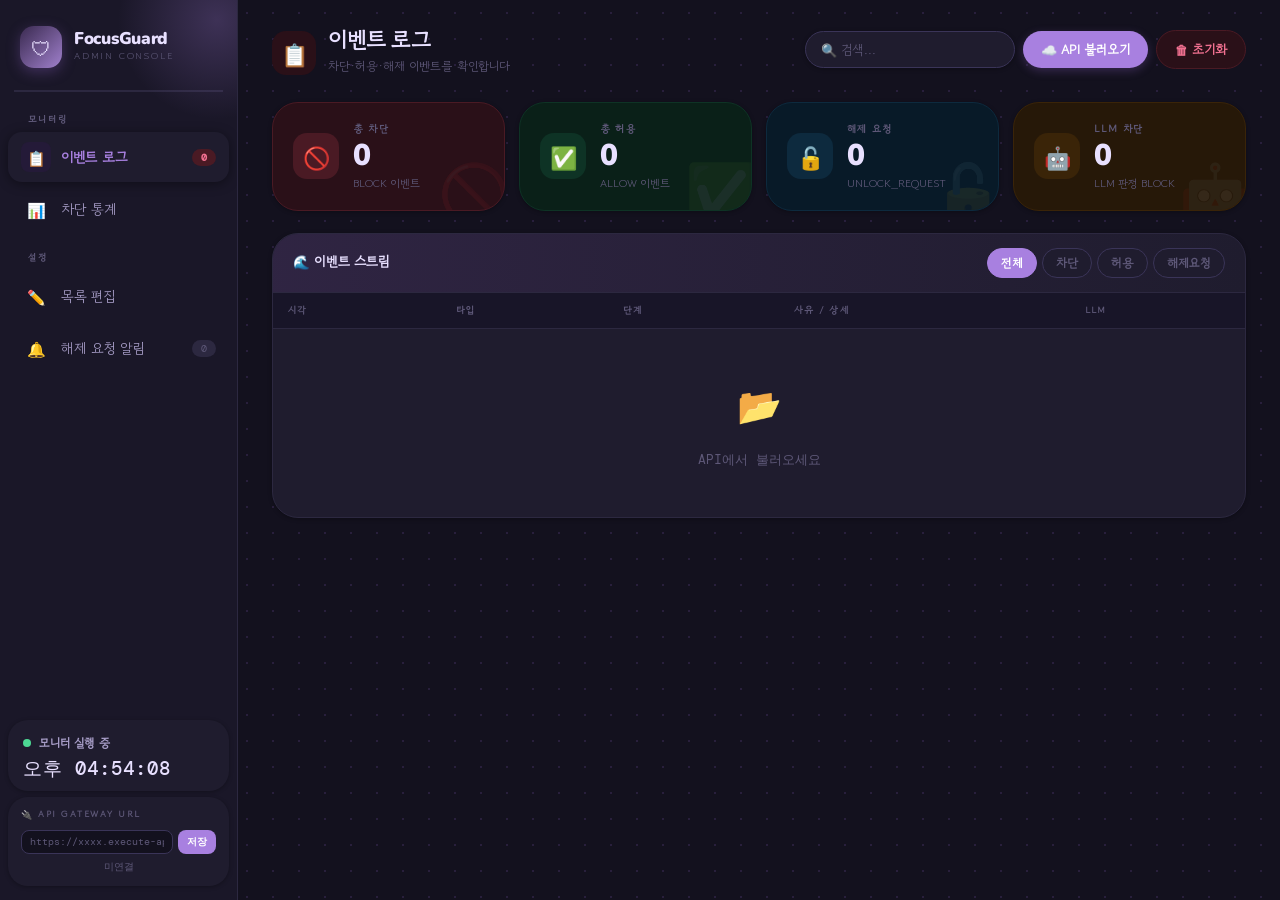
<file: docs/admin/index.html>
<!DOCTYPE html>
<html lang="ko">
<head>
<meta charset="utf-8">
<meta name="viewport" content="width=device-width, initial-scale=1">
<title>FocusGuard · 관리자</title>
<link rel="preconnect" href="https://fonts.googleapis.com">
<link href="https://fonts.googleapis.com/css2?family=Gowun+Dodum&family=Nunito:wght@400;600;700;800;900&family=DM+Mono:wght@400;500&display=swap" rel="stylesheet">
<link rel="stylesheet" href="style.css">
</head>
<body>

<!-- 사이드바 -->
<aside id="sidebar">
  <div class="sb-logo">
    <div class="sb-logo-icon">🛡</div>
    <div>
      <div class="sb-logo-name">FocusGuard</div>
      <div class="sb-logo-sub">Admin Console</div>
    </div>
  </div>

  <div class="sb-sep"></div>

  <nav class="sb-nav">
    <div class="sb-label">모니터링</div>
    <button class="nav-btn active" onclick="navigate('logs', this)">
      <div class="nav-ico">📋</div>
      이벤트 로그
      <span class="nav-badge" id="badge-total">0</span>
    </button>
    <button class="nav-btn" onclick="navigate('stats', this)">
      <div class="nav-ico">📊</div>
      차단 통계
    </button>
    <div class="sb-label" style="margin-top:8px">설정</div>
    <button class="nav-btn" onclick="navigate('lists', this)">
      <div class="nav-ico">✏️</div>
      목록 편집
    </button>
    <button class="nav-btn" onclick="navigate('unlock', this)">
      <div class="nav-ico">🔔</div>
      해제 요청 알림
      <span class="nav-badge" id="badge-requests">0</span>
    </button>
  </nav>

  <div class="sb-footer">
    <div class="sb-status-row">
      <span class="pulse"></span>
      모니터 실행 중
    </div>
    <div class="sb-clock" id="sidebar-time">--:--:--</div>
  </div>

  <div class="sb-api">
    <div class="sb-api-label">🔌 API Gateway URL</div>
    <div class="sb-api-row">
      <input class="sb-api-input" id="api-url-inp"
             placeholder="https://xxxx.execute-api..."
             onkeypress="if(event.key==='Enter')setApiUrl()">
      <button class="sb-api-save" onclick="setApiUrl()">저장</button>
    </div>
    <div id="api-status">미연결</div>
  </div>
</aside>

<!-- 메인 콘텐츠 -->
<main id="main">

  <!-- 섹션 1: 이벤트 로그 -->
  <section class="section active" id="section-logs">
    <div class="ph">
      <div class="ph-left">
        <div class="ph-icon" style="background:var(--rose-bg)">📋</div>
        <div>
          <div class="ph-title">이벤트 로그</div>
          <div class="ph-sub">차단·허용·해제 이벤트를 확인합니다</div>
        </div>
      </div>
      <div class="ph-right">
        <input class="searchbox" id="log-search" placeholder="🔍 검색..." oninput="filterLogs()">
        <button class="btn btn-lilac" onclick="loadEventsFromAPI()">☁️ API 불러오기</button>
        <button class="btn btn-rose" onclick="clearLogs()">🗑 초기화</button>
      </div>
    </div>

    <div class="kpi-grid">
      <div class="kpi-card rose" data-emoji="🚫">
        <div class="kpi-ico">🚫</div>
        <div>
          <div class="kpi-label">총 차단</div>
          <div class="kpi-val" id="stat-blocks">0</div>
          <div class="kpi-sub">BLOCK 이벤트</div>
        </div>
      </div>
      <div class="kpi-card mint" data-emoji="✅">
        <div class="kpi-ico">✅</div>
        <div>
          <div class="kpi-label">총 허용</div>
          <div class="kpi-val" id="stat-allows">0</div>
          <div class="kpi-sub">ALLOW 이벤트</div>
        </div>
      </div>
      <div class="kpi-card sky" data-emoji="🔓">
        <div class="kpi-ico">🔓</div>
        <div>
          <div class="kpi-label">해제 요청</div>
          <div class="kpi-val" id="stat-unlocks">0</div>
          <div class="kpi-sub">UNLOCK_REQUEST</div>
        </div>
      </div>
      <div class="kpi-card peach" data-emoji="🤖">
        <div class="kpi-ico">🤖</div>
        <div>
          <div class="kpi-label">LLM 차단</div>
          <div class="kpi-val" id="stat-llm">0</div>
          <div class="kpi-sub">LLM 판정 BLOCK</div>
        </div>
      </div>
    </div>

    <div class="panel">
      <div class="panel-head">
        <div class="panel-title">🌊 이벤트 스트림</div>
        <div class="chips">
          <span class="chip active" onclick="setFilter('ALL',this)">전체</span>
          <span class="chip" onclick="setFilter('BLOCK',this)">차단</span>
          <span class="chip" onclick="setFilter('ALLOW',this)">허용</span>
          <span class="chip" onclick="setFilter('UNLOCK_REQUEST',this)">해제요청</span>
        </div>
      </div>
      <div style="overflow-x:auto">
        <table class="log-tbl">
          <thead>
            <tr><th>시각</th><th>타입</th><th>단계</th><th>사유 / 상세</th><th>LLM</th></tr>
          </thead>
          <tbody id="log-tbody">
            <tr><td colspan="5">
              <div class="empty">
                <div class="empty-ico">📂</div>
                API에서 불러오세요
              </div>
            </td></tr>
          </tbody>
        </table>
      </div>
    </div>
  </section>

  <!-- 섹션 2: 차단 통계 -->
  <section class="section" id="section-stats">
    <div class="ph">
      <div class="ph-left">
        <div class="ph-icon" style="background:var(--sky-bg)">📊</div>
        <div>
          <div class="ph-title">차단 통계</div>
          <div class="ph-sub">패턴을 분석해 학습 방해 요인을 파악합니다</div>
        </div>
      </div>
    </div>

    <div class="kpi-grid">
      <div class="kpi-card rose" data-emoji="📉">
        <div class="kpi-ico">📉</div>
        <div>
          <div class="kpi-label">차단율</div>
          <div class="kpi-val" id="stat-rate">0%</div>
          <div class="kpi-sub">전체 이벤트 대비</div>
        </div>
      </div>
      <div class="kpi-card peach" data-emoji="📜">
        <div class="kpi-ico">📜</div>
        <div>
          <div class="kpi-label">규칙 기반</div>
          <div class="kpi-val" id="stat-rule">0</div>
          <div class="kpi-sub">RULE_BASED 차단</div>
        </div>
      </div>
      <div class="kpi-card sky" data-emoji="🤖">
        <div class="kpi-ico">🤖</div>
        <div>
          <div class="kpi-label">LLM 판정</div>
          <div class="kpi-val" id="stat-llm2">0</div>
          <div class="kpi-sub">LLM BLOCK 판정</div>
        </div>
      </div>
      <div class="kpi-card mint" data-emoji="🔑">
        <div class="kpi-ico">🔑</div>
        <div>
          <div class="kpi-label">해제 성공</div>
          <div class="kpi-val" id="stat-unlocks2">0</div>
          <div class="kpi-sub">인증 해제</div>
        </div>
      </div>
    </div>

    <div style="display:grid;grid-template-columns:1fr 1fr;gap:14px">
      <div class="panel">
        <div class="panel-head"><div class="panel-title">🎯 탐지 단계별 차단</div></div>
        <div class="panel-body">
          <div class="bars" id="stage-chart">
            <div class="empty"><div class="empty-ico">📊</div>로그 로드 후 표시됩니다</div>
          </div>
        </div>
      </div>
      <div class="panel">
        <div class="panel-head"><div class="panel-title">🏆 차단 사유 Top 10</div></div>
        <div class="panel-body">
          <div class="bars" id="reason-chart">
            <div class="empty"><div class="empty-ico">📊</div>로그 로드 후 표시됩니다</div>
          </div>
        </div>
      </div>
    </div>

    <div class="panel">
      <div class="panel-head"><div class="panel-title">🕐 시간대별 차단 분포</div></div>
      <div class="panel-body">
        <div class="hourly" id="hourly-chart"></div>
        <div class="h-labels" id="h-labels"></div>
      </div>
    </div>
  </section>

  <!-- 섹션 3: 목록 편집 -->
  <section class="section" id="section-lists">
    <div class="ph">
      <div class="ph-left">
        <div class="ph-icon" style="background:var(--mint-bg)">✏️</div>
        <div>
          <div class="ph-title">목록 편집</div>
          <div class="ph-sub">차단·허용 목록을 관리합니다. 변경사항은 즉시 API에 반영됩니다.</div>
        </div>
      </div>
      <div class="ph-right">
        <button class="btn btn-ghost" onclick="loadListsFromAPI()">🔄 API 새로고침</button>
      </div>
    </div>

    <div class="sub-tabs">
      <button class="sub-tab active" onclick="switchListTab('process',this)">⚙️ 프로세스</button>
      <button class="sub-tab" onclick="switchListTab('title',this)">🪟 창 제목</button>
      <button class="sub-tab" onclick="switchListTab('url',this)">🔗 URL</button>
      <button class="sub-tab" onclick="switchListTab('keyword',this)">🔍 콘텐츠 키워드</button>
    </div>

    <div id="list-process" class="list-tab">
      <div class="list-grid">
        <div class="list-box">
          <div class="list-box-head bl">🚫 PROCESS_BLACKLIST
            <span id="pb-count" style="font-weight:400;font-size:10px"></span>
          </div>
          <div class="list-scroll" id="list-pb"></div>
          <div class="add-row">
            <input class="add-input" id="add-pb" placeholder="예: GameApp.exe"
                   onkeypress="if(event.key==='Enter')addItem('pb','add-pb')">
            <button class="add-btn" onclick="addItem('pb','add-pb')">+</button>
          </div>
        </div>
        <div class="list-box">
          <div class="list-box-head wl">✅ PROCESS_WHITELIST
            <span id="pw-count" style="font-weight:400;font-size:10px"></span>
          </div>
          <div class="list-scroll" id="list-pw"></div>
          <div class="add-row">
            <input class="add-input" id="add-pw" placeholder="예: myapp.exe"
                   onkeypress="if(event.key==='Enter')addItem('pw','add-pw')">
            <button class="add-btn" onclick="addItem('pw','add-pw')">+</button>
          </div>
        </div>
      </div>
    </div>

    <div id="list-title" class="list-tab" style="display:none">
      <div class="list-box">
        <div class="list-box-head bl">🚫 TITLE_BLACKLIST
          <span id="tb-count" style="font-weight:400;font-size:10px"></span>
        </div>
        <div class="list-scroll" id="list-tb" style="max-height:400px"></div>
        <div class="add-row">
          <input class="add-input" id="add-tb" placeholder="예: Twitch"
                 onkeypress="if(event.key==='Enter')addItem('tb','add-tb')">
          <button class="add-btn" onclick="addItem('tb','add-tb')">+</button>
        </div>
      </div>
    </div>

    <div id="list-url" class="list-tab" style="display:none">
      <div class="list-grid">
        <div class="list-box">
          <div class="list-box-head bl">🚫 URL_BLACKLIST
            <span id="ub-count" style="font-weight:400;font-size:10px"></span>
          </div>
          <div class="list-scroll" id="list-ub"></div>
          <div class="add-row">
            <input class="add-input" id="add-ub" placeholder="예: twitch.tv"
                   onkeypress="if(event.key==='Enter')addItem('ub','add-ub')">
            <button class="add-btn" onclick="addItem('ub','add-ub')">+</button>
          </div>
        </div>
        <div class="list-box">
          <div class="list-box-head wl">✅ URL_WHITELIST
            <span id="uw-count" style="font-weight:400;font-size:10px"></span>
          </div>
          <div class="list-scroll" id="list-uw"></div>
          <div class="add-row">
            <input class="add-input" id="add-uw" placeholder="예: github.com"
                   onkeypress="if(event.key==='Enter')addItem('uw','add-uw')">
            <button class="add-btn" onclick="addItem('uw','add-uw')">+</button>
          </div>
        </div>
      </div>
    </div>

    <div id="list-keyword" class="list-tab" style="display:none">
      <div class="list-box">
        <div class="list-box-head kw">🔍 CONTENT_KEYWORDS
          <span id="ck-count" style="font-weight:400;font-size:10px"></span>
        </div>
        <div class="list-scroll" id="list-ck" style="max-height:400px"></div>
        <div class="add-row">
          <input class="add-input" id="add-ck" placeholder="예: 구독자"
                 onkeypress="if(event.key==='Enter')addItem('ck','add-ck')">
          <button class="add-btn" onclick="addItem('ck','add-ck')">+</button>
        </div>
      </div>
    </div>
  </section>

  <!-- 섹션 5: 해제 요청 알림 -->
  <section class="section" id="section-unlock">
    <div class="ph">
      <div class="ph-left">
        <div class="ph-icon" style="background:var(--sky-bg)">🔔</div>
        <div>
          <div class="ph-title">해제 요청 알림</div>
          <div class="ph-sub">학생의 차단 해제 요청을 승인합니다</div>
        </div>
      </div>
      <div class="ph-right">
        <button class="btn btn-ghost" onclick="loadUnlockRequests()">🔄 새로고침</button>
      </div>
    </div>

    <div class="kpi-grid" style="grid-template-columns:repeat(2,1fr);max-width:480px">
      <div class="kpi-card sky" data-emoji="🔔">
        <div class="kpi-ico">🔔</div>
        <div>
          <div class="kpi-label">대기 중</div>
          <div class="kpi-val" id="req-pending-count">0</div>
          <div class="kpi-sub">승인 대기 요청</div>
        </div>
      </div>
      <div class="kpi-card mint" data-emoji="✅">
        <div class="kpi-ico">✅</div>
        <div>
          <div class="kpi-label">오늘 승인</div>
          <div class="kpi-val" id="req-approved-count">0</div>
          <div class="kpi-sub">처리 완료</div>
        </div>
      </div>
    </div>

    <div class="panel">
      <div class="panel-head"><div class="panel-title">📋 대기 중인 해제 요청</div></div>
      <div style="overflow-x:auto">
        <table class="log-tbl">
          <thead>
            <tr><th>기기 ID</th><th>요청 시각</th><th>사유</th><th>승인</th></tr>
          </thead>
          <tbody id="requests-tbody">
            <tr><td colspan="4">
              <div class="empty">
                <div class="empty-ico">🔔</div>
                API URL을 설정하고 새로고침하세요
              </div>
            </td></tr>
          </tbody>
        </table>
      </div>
    </div>

    <div class="panel">
      <div class="panel-head"><div class="panel-title">📜 승인 이력</div></div>
      <div style="overflow-x:auto">
        <table class="log-tbl">
          <thead>
            <tr><th>승인 시각</th><th>기기 ID</th><th>사유</th></tr>
          </thead>
          <tbody id="approve-history">
            <tr><td colspan="3">
              <div class="empty" style="padding:18px">
                <div class="empty-ico">📜</div>승인 이력 없음
              </div>
            </td></tr>
          </tbody>
        </table>
      </div>
    </div>
  </section>

</main>

<div id="toast"></div>

<script src="app.js"></script>
</body>
</html>
</file>
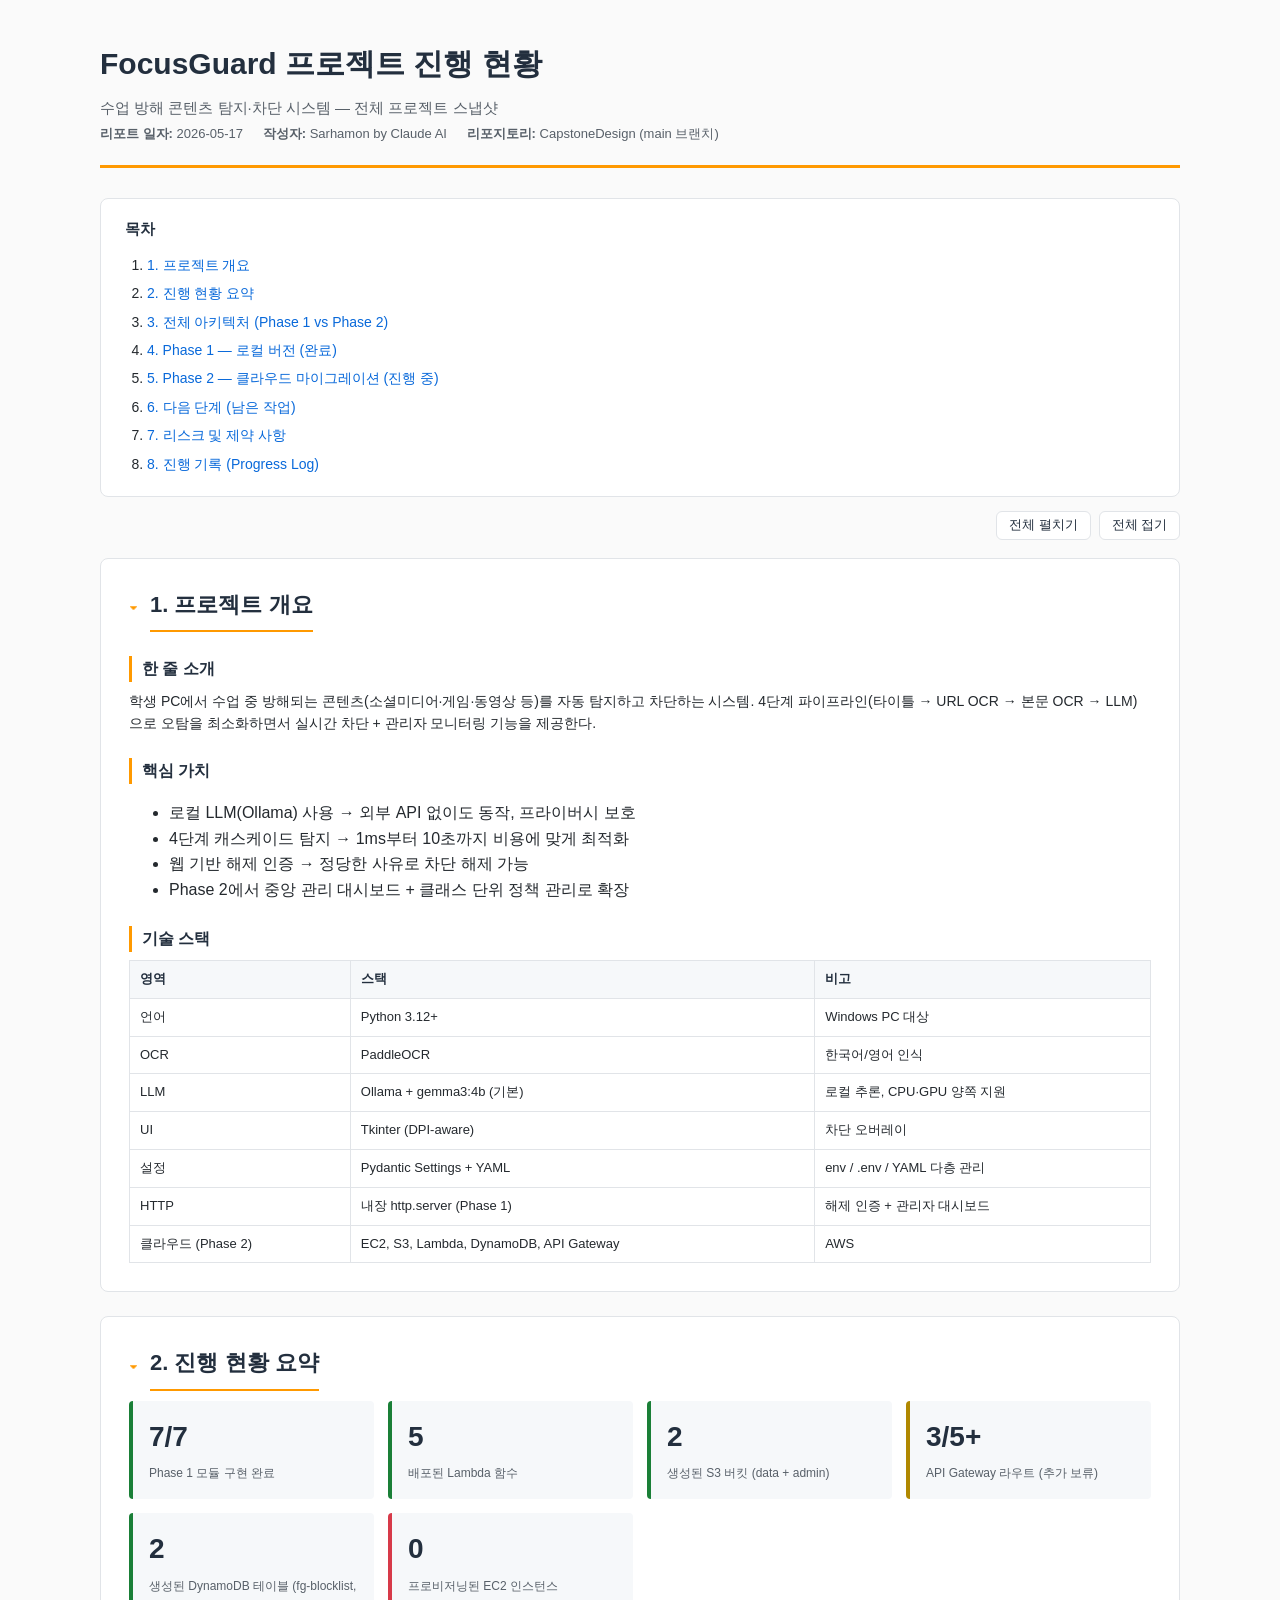
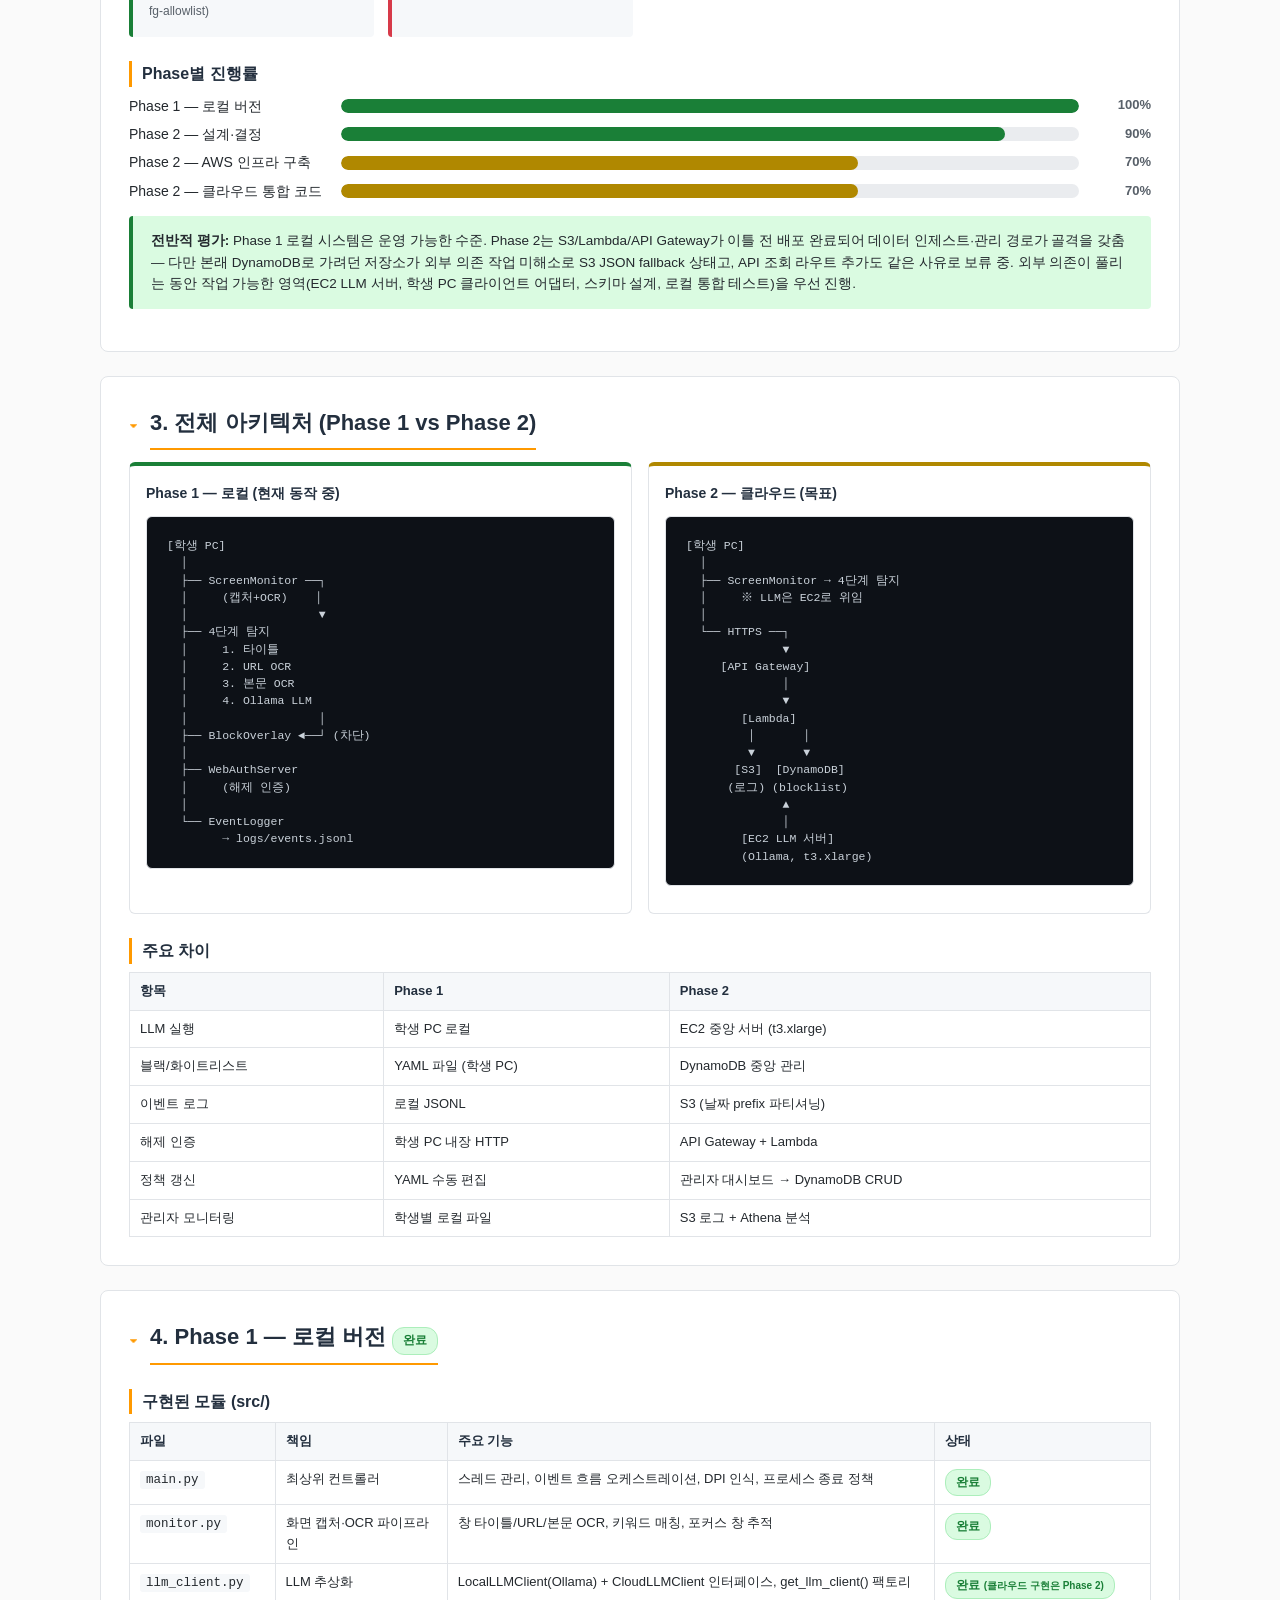
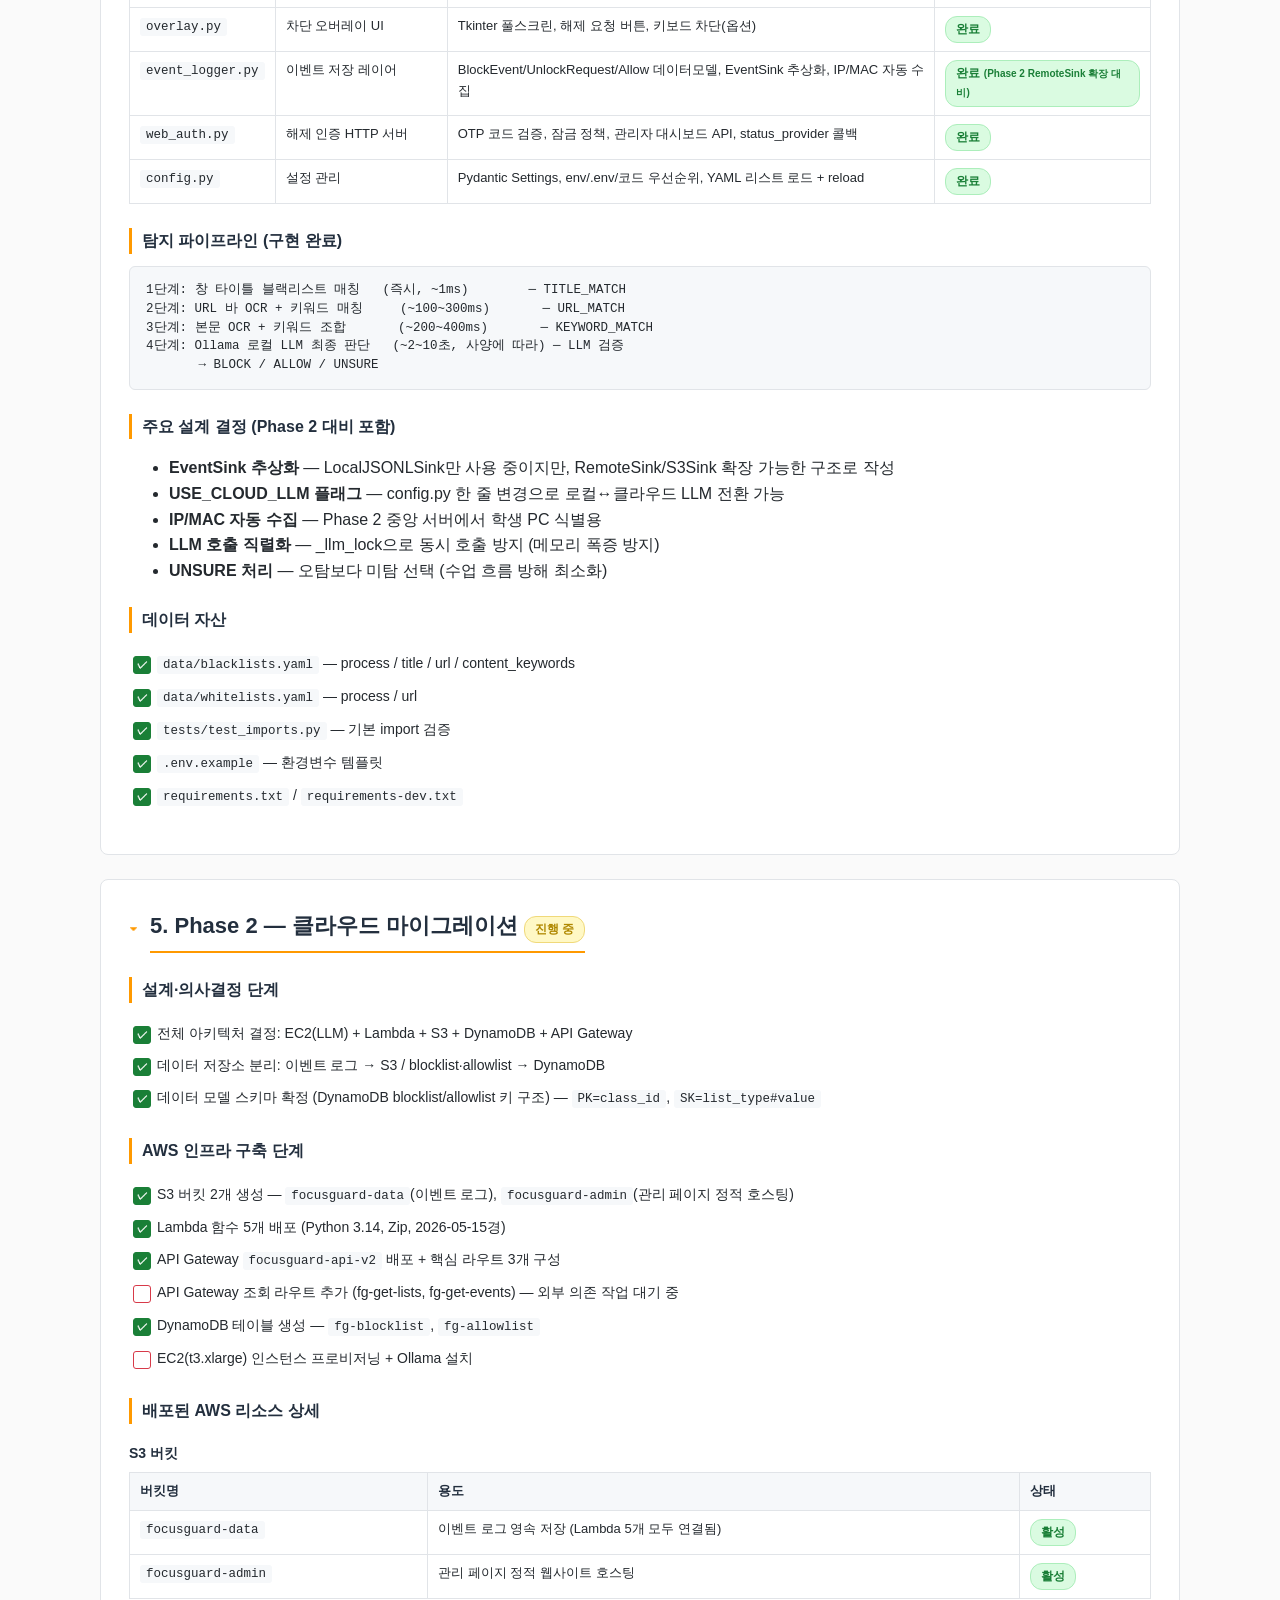
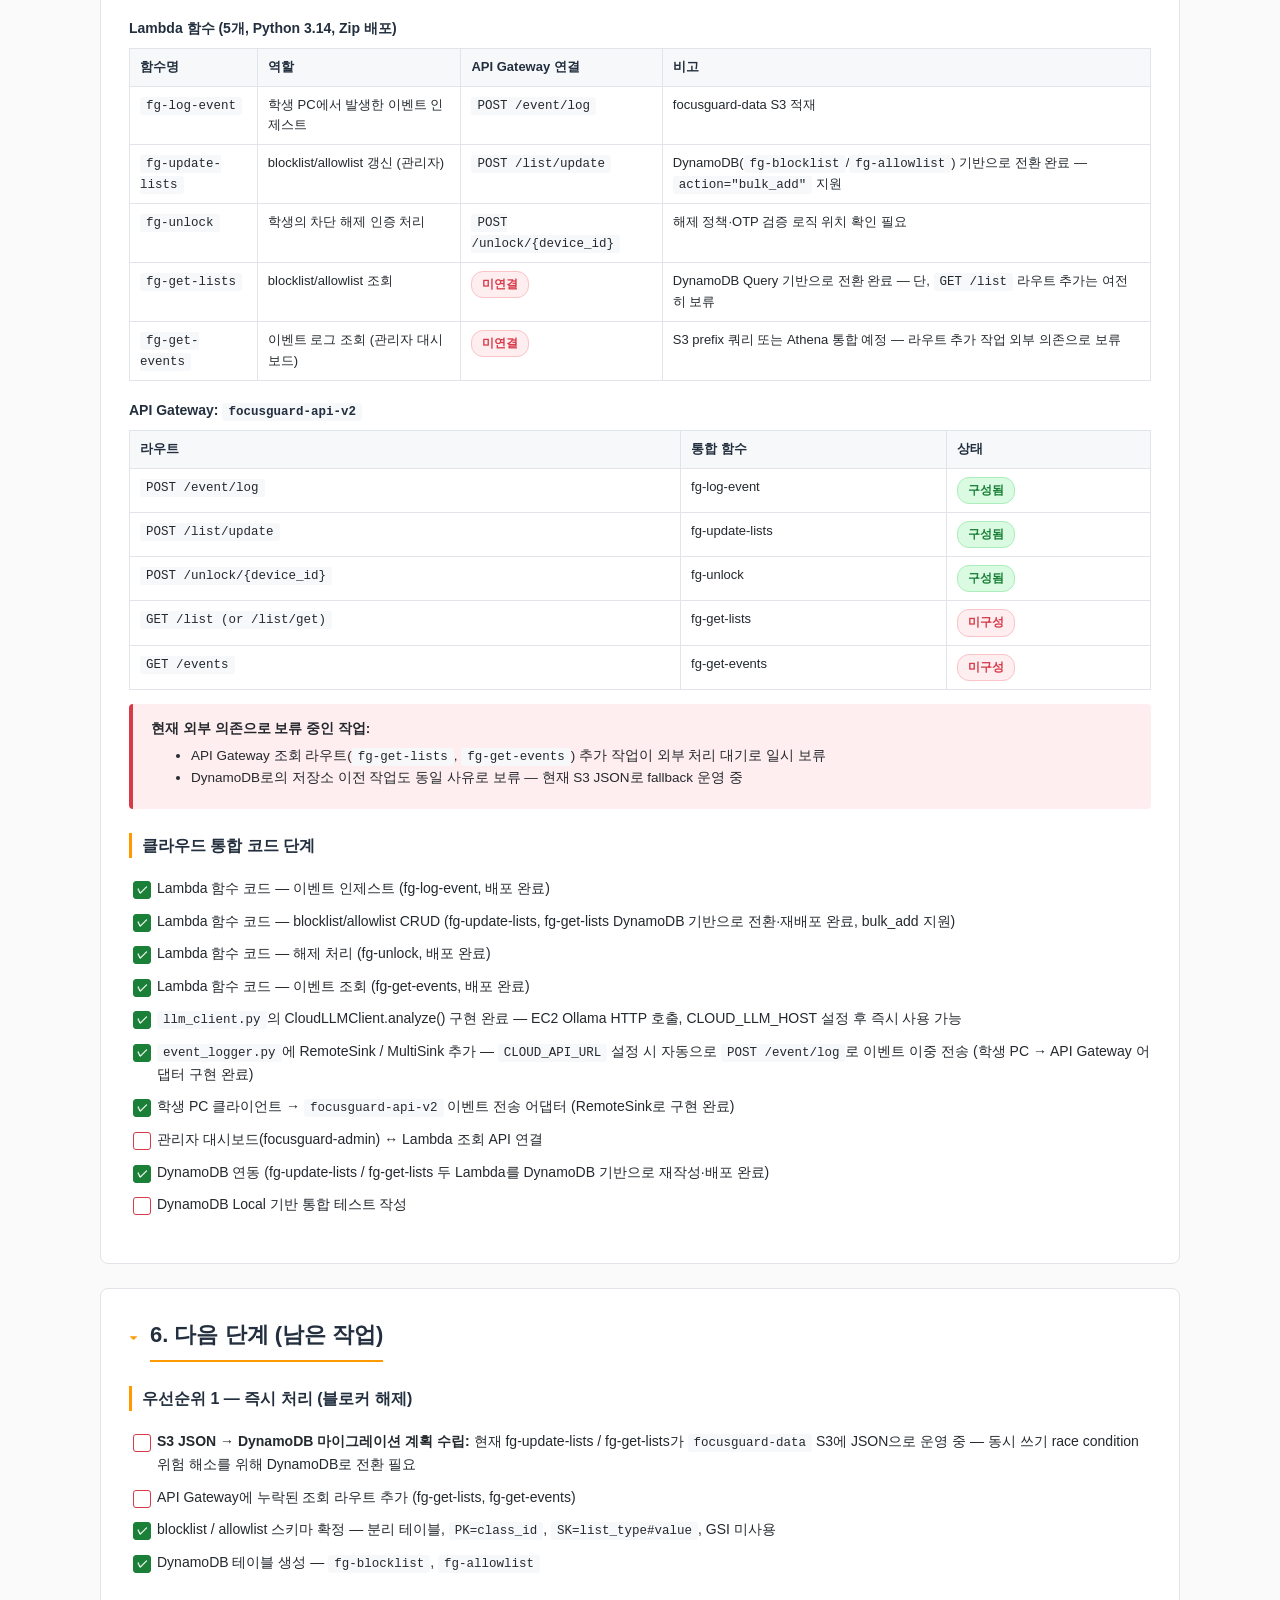
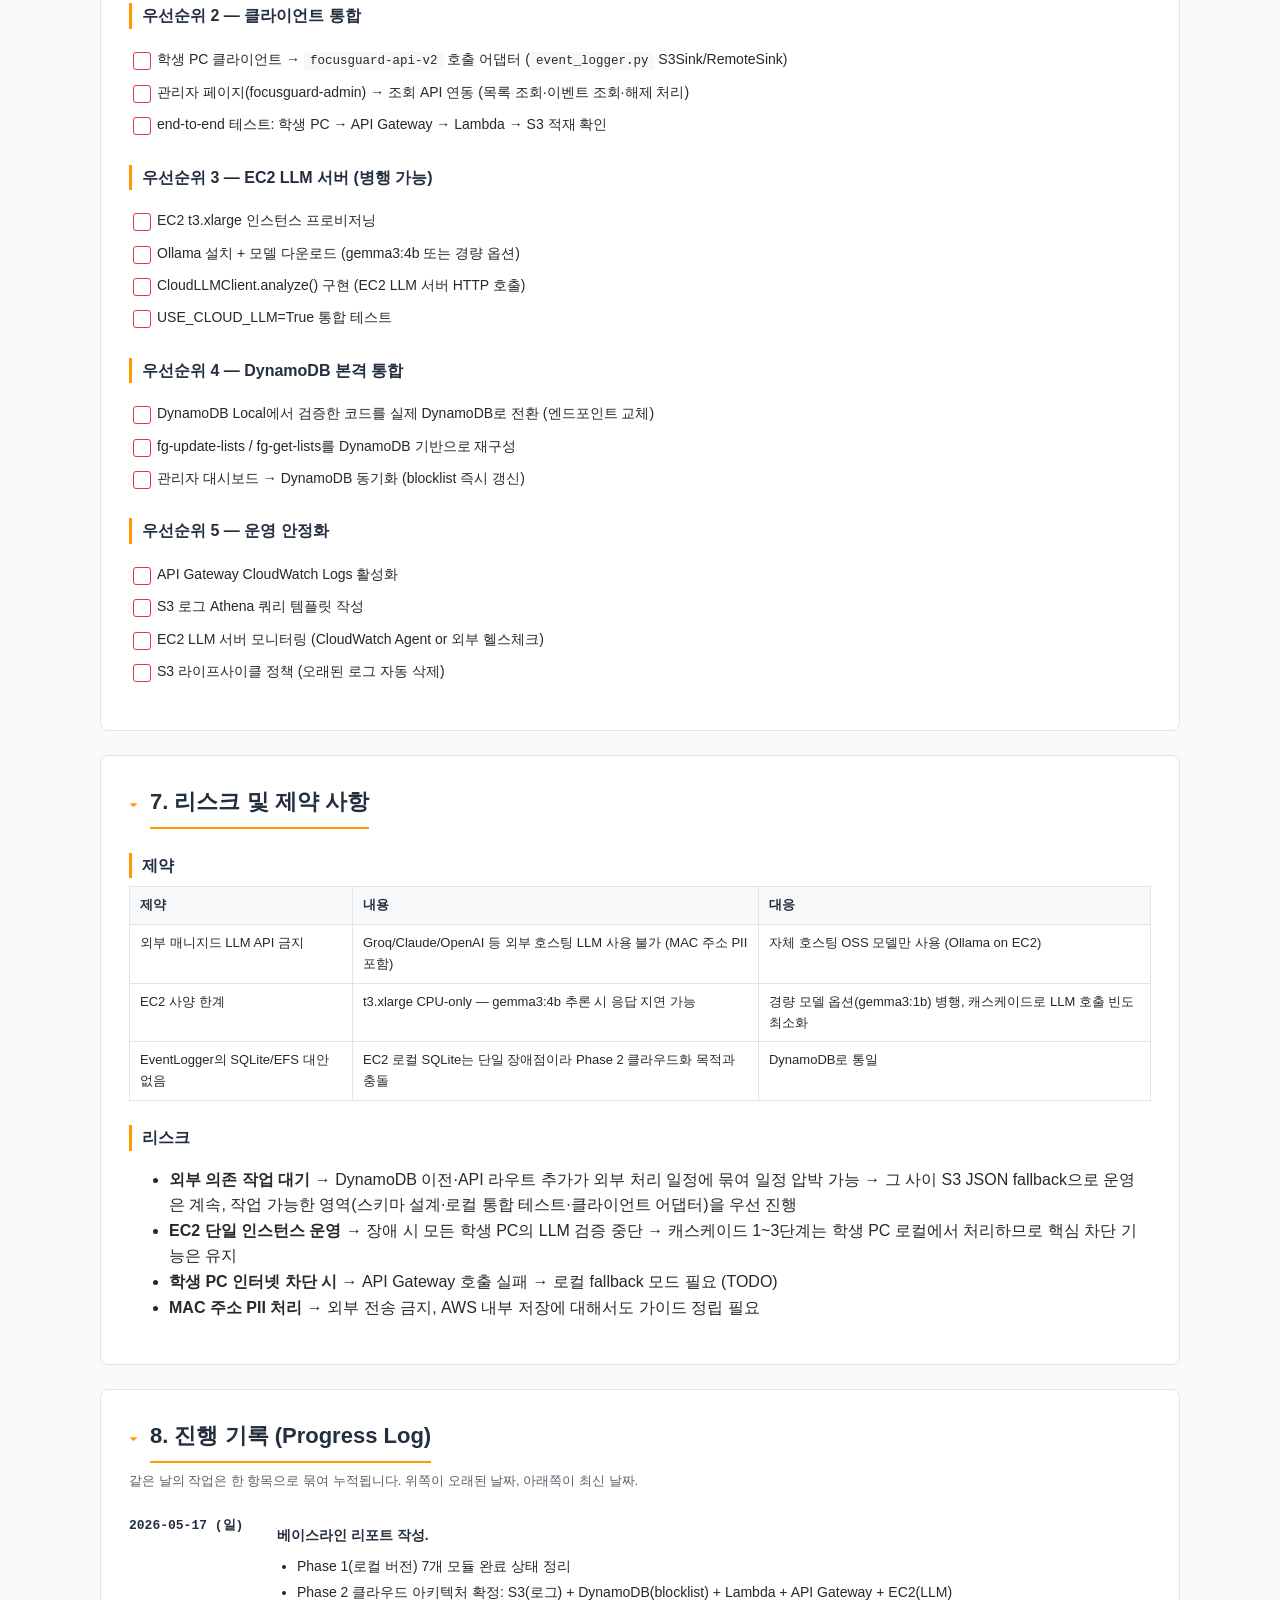
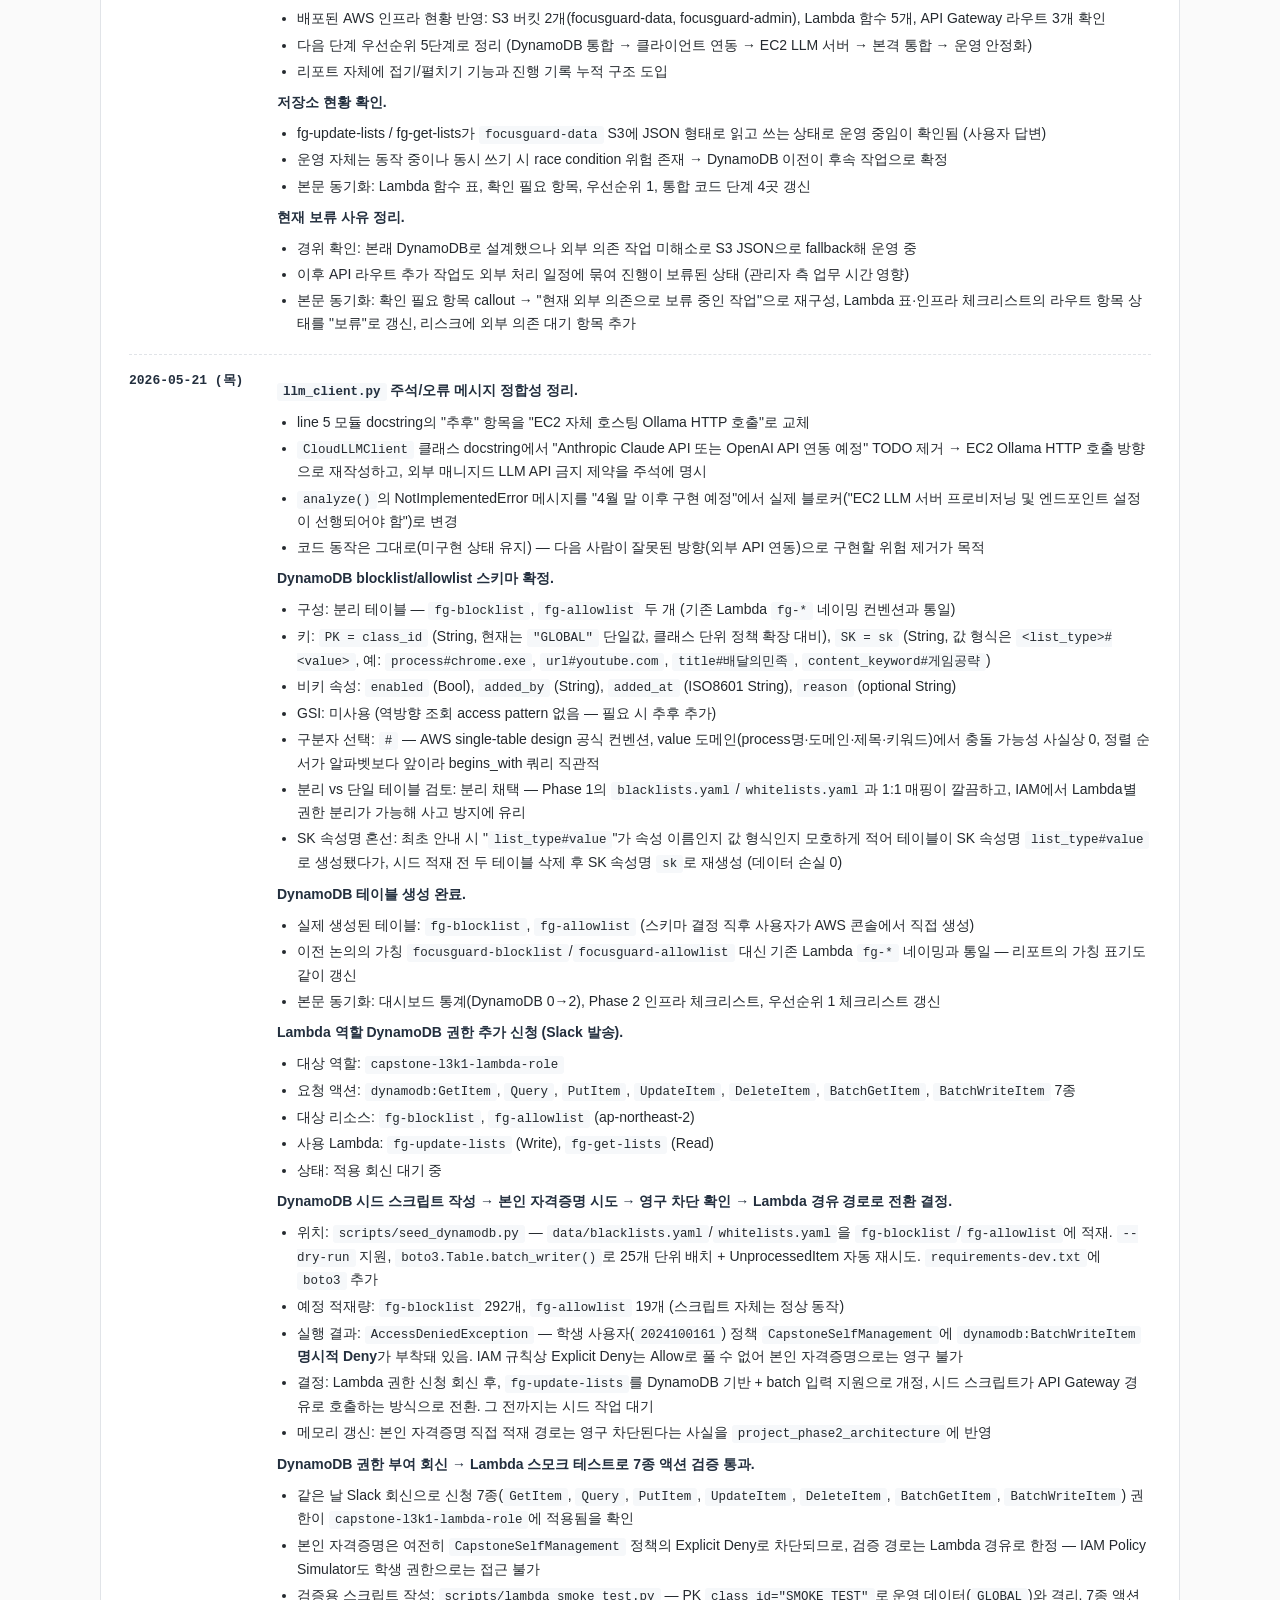
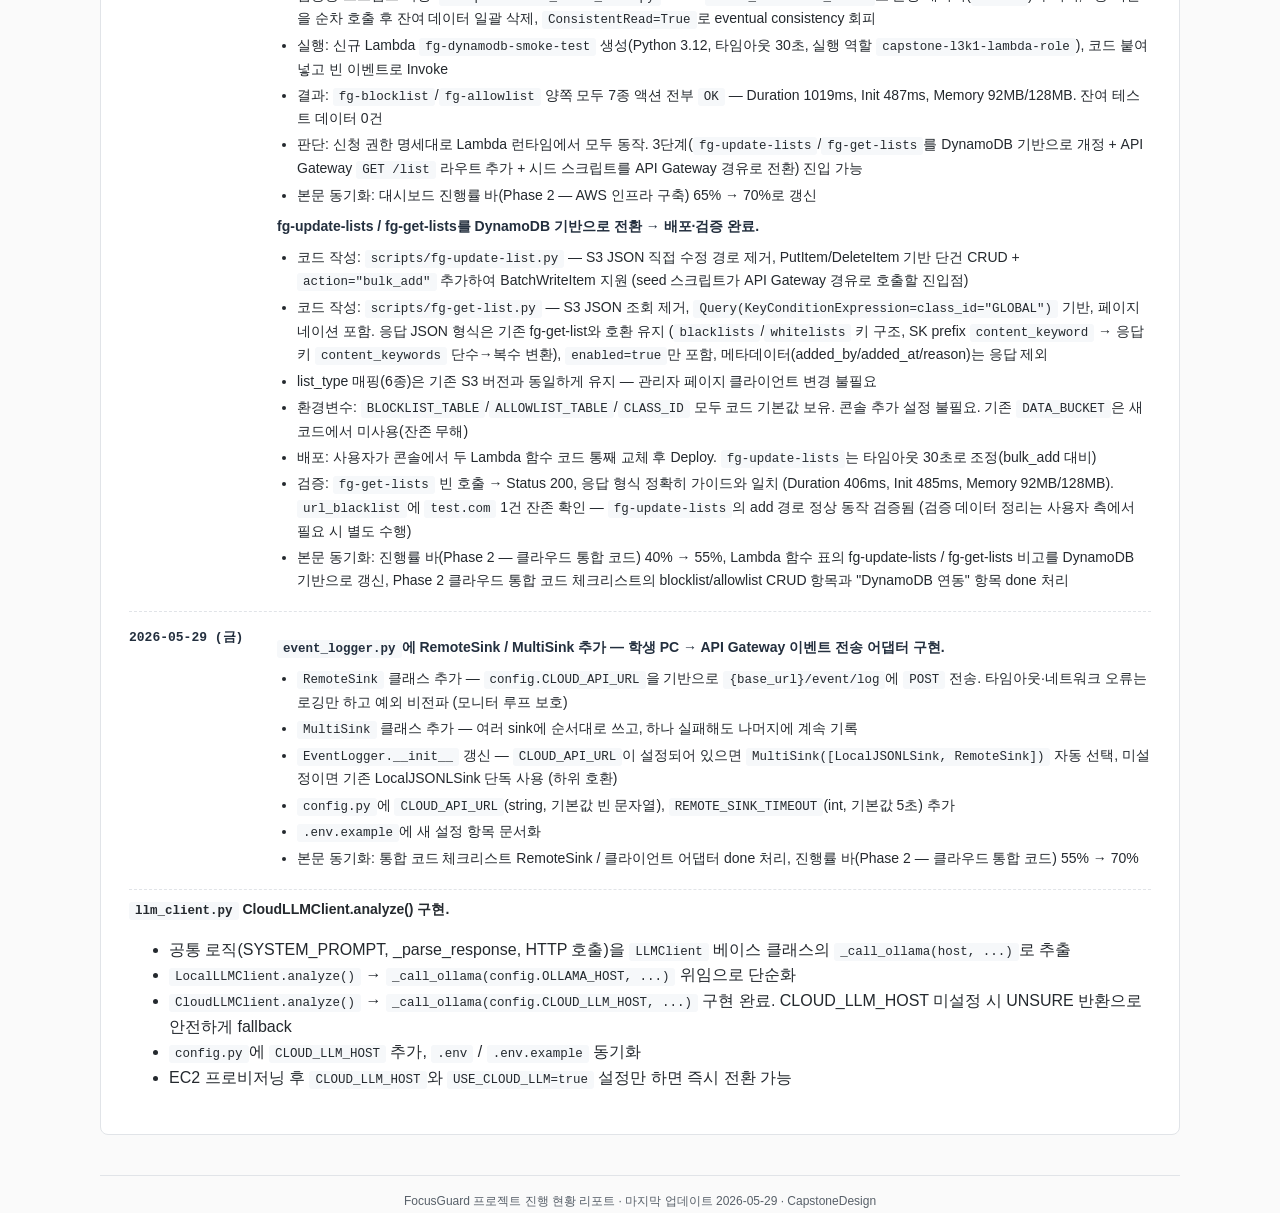
<file: docs/project-status.html>
<!DOCTYPE html>
<html lang="ko">
<head>
<meta charset="UTF-8">
<title>FocusGuard 프로젝트 진행 현황 - 2026-05-17</title>
<style>
  :root {
    --primary: #232f3e;
    --accent: #ff9900;
    --bg: #fafafa;
    --card: #ffffff;
    --border: #e1e4e8;
    --text: #24292e;
    --muted: #586069;
    --done: #1a7f37;
    --inprogress: #b08800;
    --pending: #d73a49;
    --info: #0969da;
    --code-bg: #f6f8fa;
  }
  * { box-sizing: border-box; }
  body {
    font-family: -apple-system, BlinkMacSystemFont, "Segoe UI", "Noto Sans KR", sans-serif;
    background: var(--bg); color: var(--text); line-height: 1.6;
    margin: 0; padding: 40px 20px;
  }
  .container { max-width: 1080px; margin: 0 auto; }
  header {
    border-bottom: 3px solid var(--accent);
    padding-bottom: 20px; margin-bottom: 30px;
  }
  header h1 { margin: 0 0 8px 0; font-size: 30px; color: var(--primary); }
  header .subtitle { color: var(--muted); font-size: 15px; margin-bottom: 4px; }
  header .meta { color: var(--muted); font-size: 13px; }
  header .meta span { margin-right: 16px; }

  nav.toc {
    background: var(--card); border: 1px solid var(--border);
    border-radius: 8px; padding: 18px 24px; margin-bottom: 30px; font-size: 14px;
  }
  nav.toc h2 { margin: 0 0 10px 0; font-size: 15px; color: var(--primary); }
  nav.toc ol { margin: 0; padding-left: 22px; }
  nav.toc li { padding: 3px 0; }
  nav.toc a { color: var(--info); text-decoration: none; }
  nav.toc a:hover { text-decoration: underline; }

  .card {
    background: var(--card); border: 1px solid var(--border);
    border-radius: 8px; padding: 28px; margin-bottom: 24px;
  }
  .card h2 {
    margin-top: 0; font-size: 22px; color: var(--primary);
    border-bottom: 2px solid var(--accent); padding-bottom: 8px;
  }
  .card h3 {
    color: var(--primary); font-size: 16px; margin-top: 24px; margin-bottom: 8px;
    border-left: 3px solid var(--accent); padding-left: 10px;
  }
  .card h4 {
    color: var(--primary); font-size: 14px; margin-top: 18px; margin-bottom: 6px;
  }
  p { margin: 8px 0; font-size: 14px; }

  /* details/summary (접기·펼치기) */
  details.card > summary {
    list-style: none; cursor: pointer; outline: none; user-select: none;
  }
  details.card > summary::-webkit-details-marker { display: none; }
  details.card > summary::before {
    content: "▾"; display: inline-block; color: var(--accent);
    font-size: 18px; margin-right: 12px;
    transition: transform 0.2s ease; vertical-align: middle;
    position: relative; top: -2px;
  }
  details.card:not([open]) > summary::before { transform: rotate(-90deg); }
  details.card > summary h2 { display: inline-block; margin: 0; vertical-align: middle; }
  details.card:not([open]) > summary h2 {
    border-bottom: none; padding-bottom: 0;
  }
  details.card:not([open]) { padding-bottom: 18px; }

  /* 전체 펼치기/접기 컨트롤 */
  .toggle-all {
    display: flex; gap: 8px; justify-content: flex-end;
    margin: -16px 0 18px 0;
  }
  .toggle-all button {
    background: var(--card); border: 1px solid var(--border);
    border-radius: 6px; padding: 5px 12px;
    font-size: 12.5px; color: var(--primary); cursor: pointer;
    font-family: inherit;
  }
  .toggle-all button:hover { background: var(--code-bg); }

  /* 진행 기록 (로그) */
  .log-entry {
    display: grid; grid-template-columns: 130px 1fr;
    gap: 18px; padding: 16px 0;
    border-bottom: 1px dashed var(--border);
  }
  .log-entry:last-child { border-bottom: none; }
  .log-entry:first-child { padding-top: 4px; }
  .log-date {
    font-weight: 600; color: var(--primary); font-size: 13px;
    font-family: "SF Mono", Menlo, Consolas, monospace;
  }
  .log-body { font-size: 14px; line-height: 1.65; }
  .log-body strong { color: var(--primary); }
  .log-body ul { margin: 6px 0 0 0; padding-left: 20px; }
  .log-body li { margin-bottom: 3px; }

  /* 진행률 바 */
  .progress-block {
    display: grid; grid-template-columns: 200px 1fr 60px;
    gap: 12px; align-items: center; margin: 6px 0;
  }
  .progress-block .label { font-size: 14px; color: var(--text); }
  .progress-bar {
    background: #eaecef; border-radius: 10px; height: 14px; overflow: hidden;
    position: relative;
  }
  .progress-bar > div {
    height: 100%; border-radius: 10px; transition: width 0.3s;
  }
  .progress-bar .done   { background: var(--done); }
  .progress-bar .partial { background: var(--inprogress); }
  .progress-bar .pending { background: var(--pending); }
  .progress-block .pct {
    text-align: right; font-size: 13px; font-weight: 600; color: var(--muted);
  }

  /* 대시보드 통계 */
  .dashboard {
    display: grid;
    grid-template-columns: repeat(auto-fit, minmax(200px, 1fr));
    gap: 14px; margin-top: 10px;
  }
  .stat {
    background: var(--code-bg); border-left: 4px solid var(--accent);
    padding: 14px 16px; border-radius: 4px;
  }
  .stat .num { font-size: 28px; font-weight: 700; color: var(--primary); display: block; }
  .stat .lbl { font-size: 12px; color: var(--muted); }
  .stat.done { border-left-color: var(--done); }
  .stat.inprogress { border-left-color: var(--inprogress); }
  .stat.pending { border-left-color: var(--pending); }

  /* 배지 */
  .badge {
    display: inline-block; padding: 3px 10px; border-radius: 12px;
    font-size: 12px; font-weight: 600;
  }
  .badge-done { background: #dafbe1; color: var(--done); border: 1px solid #aceebb; }
  .badge-inprogress { background: #fff8c5; color: var(--inprogress); border: 1px solid #f0d97a; }
  .badge-pending { background: #ffeef0; color: var(--pending); border: 1px solid #f9c3c8; }
  .badge-info { background: #ddf4ff; color: var(--info); border: 1px solid #80ccff; }

  /* 테이블 */
  table {
    width: 100%; border-collapse: collapse; font-size: 13px; margin-top: 8px;
  }
  table th, table td {
    border: 1px solid var(--border); padding: 8px 10px; text-align: left; vertical-align: top;
  }
  table th { background: var(--code-bg); color: var(--primary); font-weight: 600; }

  /* 체크리스트 */
  .checklist { list-style: none; padding-left: 0; font-size: 14px; }
  .checklist li {
    padding: 5px 0 5px 28px; position: relative;
  }
  .checklist li::before {
    content: ""; position: absolute; left: 4px; top: 9px;
    width: 16px; height: 16px; border-radius: 3px;
    border: 1.5px solid var(--border);
  }
  .checklist li.done::before {
    background: var(--done); border-color: var(--done);
    content: "✓"; color: white; font-size: 11px;
    text-align: center; line-height: 14px; font-weight: 700;
  }
  .checklist li.inprogress::before {
    background: var(--inprogress); border-color: var(--inprogress);
    content: "…"; color: white; font-size: 13px;
    text-align: center; line-height: 13px; font-weight: 700;
  }
  .checklist li.pending::before {
    background: white; border-color: var(--pending);
  }

  /* 아키텍처 다이어그램 */
  .arch-diagram {
    background: #0d1117; color: #c9d1d9;
    padding: 20px; border-radius: 6px;
    font-family: "SF Mono", Menlo, Consolas, monospace;
    font-size: 12.5px; line-height: 1.5; overflow-x: auto;
  }

  /* Callout */
  .callout {
    background: #fffbea; border-left: 4px solid var(--accent);
    border-radius: 4px; padding: 14px 18px; margin: 14px 0; font-size: 13.5px;
  }
  .callout.warn { background: #ffeef0; border-left-color: var(--pending); }
  .callout.info { background: #ddf4ff; border-left-color: var(--info); }
  .callout.success { background: #dafbe1; border-left-color: var(--done); }

  /* Phase 비교 그리드 */
  .phase-grid {
    display: grid; grid-template-columns: 1fr 1fr; gap: 16px;
    margin-top: 12px;
  }
  .phase-box {
    border: 1px solid var(--border); border-radius: 6px; padding: 16px;
  }
  .phase-box.p1 { border-top: 4px solid var(--done); }
  .phase-box.p2 { border-top: 4px solid var(--inprogress); }
  .phase-box h4 { margin-top: 0; }

  pre {
    background: var(--code-bg); border: 1px solid var(--border);
    border-radius: 6px; padding: 14px 16px; font-size: 12.5px;
    overflow-x: auto; line-height: 1.5;
  }
  code {
    background: var(--code-bg); padding: 2px 6px; border-radius: 3px;
    font-size: 12.5px; font-family: "SF Mono", Menlo, Consolas, monospace;
  }

  footer {
    margin-top: 40px; padding-top: 16px; border-top: 1px solid var(--border);
    color: var(--muted); font-size: 12px; text-align: center;
  }

  @media print {
    body { background: white; padding: 0; }
    .card { box-shadow: none; page-break-inside: avoid; border: none; }
    nav.toc { page-break-after: always; }
  }
</style>
</head>
<body>
<div class="container">

<header>
  <h1>FocusGuard 프로젝트 진행 현황</h1>
  <div class="subtitle">수업 방해 콘텐츠 탐지·차단 시스템 — 전체 프로젝트 스냅샷</div>
  <div class="meta">
    <span><strong>리포트 일자:</strong> 2026-05-17</span>
    <span><strong>작성자:</strong> Sarhamon by Claude AI</span>
    <span><strong>리포지토리:</strong> CapstoneDesign (main 브랜치)</span>
  </div>
</header>

<nav class="toc">
  <h2>목차</h2>
  <ol>
    <li><a href="#sec-overview">1. 프로젝트 개요</a></li>
    <li><a href="#sec-summary">2. 진행 현황 요약</a></li>
    <li><a href="#sec-arch">3. 전체 아키텍처 (Phase 1 vs Phase 2)</a></li>
    <li><a href="#sec-phase1">4. Phase 1 — 로컬 버전 (완료)</a></li>
    <li><a href="#sec-phase2">5. Phase 2 — 클라우드 마이그레이션 (진행 중)</a></li>
    <li><a href="#sec-next">6. 다음 단계 (남은 작업)</a></li>
    <li><a href="#sec-risks">7. 리스크 및 제약 사항</a></li>
    <li><a href="#sec-log">8. 진행 기록 (Progress Log)</a></li>
  </ol>
</nav>

<div class="toggle-all">
  <button type="button" onclick="document.querySelectorAll('details.card').forEach(d => d.open = true)">전체 펼치기</button>
  <button type="button" onclick="document.querySelectorAll('details.card').forEach(d => d.open = false)">전체 접기</button>
</div>

<!-- ============== 1. 프로젝트 개요 ============== -->
<details class="card" open id="sec-overview">
  <summary><h2>1. 프로젝트 개요</h2></summary>

  <h3>한 줄 소개</h3>
  <p>학생 PC에서 수업 중 방해되는 콘텐츠(소셜미디어·게임·동영상 등)를 자동 탐지하고 차단하는 시스템. 4단계 파이프라인(타이틀 → URL OCR → 본문 OCR → LLM)으로 오탐을 최소화하면서 실시간 차단 + 관리자 모니터링 기능을 제공한다.</p>

  <h3>핵심 가치</h3>
  <ul>
    <li>로컬 LLM(Ollama) 사용 → 외부 API 없이도 동작, 프라이버시 보호</li>
    <li>4단계 캐스케이드 탐지 → 1ms부터 10초까지 비용에 맞게 최적화</li>
    <li>웹 기반 해제 인증 → 정당한 사유로 차단 해제 가능</li>
    <li>Phase 2에서 중앙 관리 대시보드 + 클래스 단위 정책 관리로 확장</li>
  </ul>

  <h3>기술 스택</h3>
  <table>
    <thead><tr><th>영역</th><th>스택</th><th>비고</th></tr></thead>
    <tbody>
      <tr><td>언어</td><td>Python 3.12+</td><td>Windows PC 대상</td></tr>
      <tr><td>OCR</td><td>PaddleOCR</td><td>한국어/영어 인식</td></tr>
      <tr><td>LLM</td><td>Ollama + gemma3:4b (기본)</td><td>로컬 추론, CPU·GPU 양쪽 지원</td></tr>
      <tr><td>UI</td><td>Tkinter (DPI-aware)</td><td>차단 오버레이</td></tr>
      <tr><td>설정</td><td>Pydantic Settings + YAML</td><td>env / .env / YAML 다층 관리</td></tr>
      <tr><td>HTTP</td><td>내장 http.server (Phase 1)</td><td>해제 인증 + 관리자 대시보드</td></tr>
      <tr><td>클라우드 (Phase 2)</td><td>EC2, S3, Lambda, DynamoDB, API Gateway</td><td>AWS</td></tr>
    </tbody>
  </table>
</details>

<!-- ============== 2. 진행 현황 요약 ============== -->
<details class="card" open id="sec-summary">
  <summary><h2>2. 진행 현황 요약</h2></summary>

  <div class="dashboard">
    <div class="stat done">
      <span class="num">7/7</span>
      <span class="lbl">Phase 1 모듈 구현 완료</span>
    </div>
    <div class="stat done">
      <span class="num">5</span>
      <span class="lbl">배포된 Lambda 함수</span>
    </div>
    <div class="stat done">
      <span class="num">2</span>
      <span class="lbl">생성된 S3 버킷 (data + admin)</span>
    </div>
    <div class="stat inprogress">
      <span class="num">3/5+</span>
      <span class="lbl">API Gateway 라우트 (추가 보류)</span>
    </div>
    <div class="stat done">
      <span class="num">2</span>
      <span class="lbl">생성된 DynamoDB 테이블 (fg-blocklist, fg-allowlist)</span>
    </div>
    <div class="stat pending">
      <span class="num">0</span>
      <span class="lbl">프로비저닝된 EC2 인스턴스</span>
    </div>
  </div>

  <h3>Phase별 진행률</h3>

  <div class="progress-block">
    <span class="label">Phase 1 — 로컬 버전</span>
    <div class="progress-bar"><div class="done" style="width: 100%;"></div></div>
    <span class="pct">100%</span>
  </div>
  <div class="progress-block">
    <span class="label">Phase 2 — 설계·결정</span>
    <div class="progress-bar"><div class="done" style="width: 90%;"></div></div>
    <span class="pct">90%</span>
  </div>
  <div class="progress-block">
    <span class="label">Phase 2 — AWS 인프라 구축</span>
    <div class="progress-bar"><div class="partial" style="width: 70%;"></div></div>
    <span class="pct">70%</span>
  </div>
  <div class="progress-block">
    <span class="label">Phase 2 — 클라우드 통합 코드</span>
    <div class="progress-bar"><div class="partial" style="width: 70%;"></div></div>
    <span class="pct">70%</span>
  </div>

  <div class="callout success">
    <strong>전반적 평가:</strong> Phase 1 로컬 시스템은 운영 가능한 수준. Phase 2는 S3/Lambda/API Gateway가 이틀 전 배포 완료되어 데이터 인제스트·관리 경로가 골격을 갖춤 — 다만 본래 DynamoDB로 가려던 저장소가 외부 의존 작업 미해소로 S3 JSON fallback 상태고, API 조회 라우트 추가도 같은 사유로 보류 중. 외부 의존이 풀리는 동안 작업 가능한 영역(EC2 LLM 서버, 학생 PC 클라이언트 어댑터, 스키마 설계, 로컬 통합 테스트)을 우선 진행.
  </div>
</details>

<!-- ============== 3. 아키텍처 ============== -->
<details class="card" open id="sec-arch">
  <summary><h2>3. 전체 아키텍처 (Phase 1 vs Phase 2)</h2></summary>

  <div class="phase-grid">
    <div class="phase-box p1">
      <h4>Phase 1 — 로컬 (현재 동작 중)</h4>
<pre class="arch-diagram" style="font-size:11.5px;">
[학생 PC]
  │
  ├── ScreenMonitor ──┐
  │     (캡처+OCR)    │
  │                   ▼
  ├── 4단계 탐지
  │     1. 타이틀
  │     2. URL OCR
  │     3. 본문 OCR
  │     4. Ollama LLM
  │                   │
  ├── BlockOverlay ◄──┘ (차단)
  │
  ├── WebAuthServer
  │     (해제 인증)
  │
  └── EventLogger
        → logs/events.jsonl
</pre>
    </div>
    <div class="phase-box p2">
      <h4>Phase 2 — 클라우드 (목표)</h4>
<pre class="arch-diagram" style="font-size:11.5px;">
[학생 PC]
  │
  ├── ScreenMonitor → 4단계 탐지
  │     ※ LLM은 EC2로 위임
  │
  └── HTTPS ──┐
              ▼
     [API Gateway]
              │
              ▼
        [Lambda]
         │       │
         ▼       ▼
       [S3]  [DynamoDB]
      (로그) (blocklist)
              ▲
              │
        [EC2 LLM 서버]
        (Ollama, t3.xlarge)
</pre>
    </div>
  </div>

  <h3>주요 차이</h3>
  <table>
    <thead><tr><th>항목</th><th>Phase 1</th><th>Phase 2</th></tr></thead>
    <tbody>
      <tr><td>LLM 실행</td><td>학생 PC 로컬</td><td>EC2 중앙 서버 (t3.xlarge)</td></tr>
      <tr><td>블랙/화이트리스트</td><td>YAML 파일 (학생 PC)</td><td>DynamoDB 중앙 관리</td></tr>
      <tr><td>이벤트 로그</td><td>로컬 JSONL</td><td>S3 (날짜 prefix 파티셔닝)</td></tr>
      <tr><td>해제 인증</td><td>학생 PC 내장 HTTP</td><td>API Gateway + Lambda</td></tr>
      <tr><td>정책 갱신</td><td>YAML 수동 편집</td><td>관리자 대시보드 → DynamoDB CRUD</td></tr>
      <tr><td>관리자 모니터링</td><td>학생별 로컬 파일</td><td>S3 로그 + Athena 분석</td></tr>
    </tbody>
  </table>
</details>

<!-- ============== 4. Phase 1 완료 현황 ============== -->
<details class="card" open id="sec-phase1">
  <summary><h2>4. Phase 1 — 로컬 버전 <span class="badge badge-done">완료</span></h2></summary>

  <h3>구현된 모듈 (src/)</h3>
  <table>
    <thead>
      <tr><th>파일</th><th>책임</th><th>주요 기능</th><th>상태</th></tr>
    </thead>
    <tbody>
      <tr>
        <td><code>main.py</code></td>
        <td>최상위 컨트롤러</td>
        <td>스레드 관리, 이벤트 흐름 오케스트레이션, DPI 인식, 프로세스 종료 정책</td>
        <td><span class="badge badge-done">완료</span></td>
      </tr>
      <tr>
        <td><code>monitor.py</code></td>
        <td>화면 캡처·OCR 파이프라인</td>
        <td>창 타이틀/URL/본문 OCR, 키워드 매칭, 포커스 창 추적</td>
        <td><span class="badge badge-done">완료</span></td>
      </tr>
      <tr>
        <td><code>llm_client.py</code></td>
        <td>LLM 추상화</td>
        <td>LocalLLMClient(Ollama) + CloudLLMClient 인터페이스, get_llm_client() 팩토리</td>
        <td><span class="badge badge-done">완료 <small>(클라우드 구현은 Phase 2)</small></span></td>
      </tr>
      <tr>
        <td><code>overlay.py</code></td>
        <td>차단 오버레이 UI</td>
        <td>Tkinter 풀스크린, 해제 요청 버튼, 키보드 차단(옵션)</td>
        <td><span class="badge badge-done">완료</span></td>
      </tr>
      <tr>
        <td><code>event_logger.py</code></td>
        <td>이벤트 저장 레이어</td>
        <td>BlockEvent/UnlockRequest/Allow 데이터모델, EventSink 추상화, IP/MAC 자동 수집</td>
        <td><span class="badge badge-done">완료 <small>(Phase 2 RemoteSink 확장 대비)</small></span></td>
      </tr>
      <tr>
        <td><code>web_auth.py</code></td>
        <td>해제 인증 HTTP 서버</td>
        <td>OTP 코드 검증, 잠금 정책, 관리자 대시보드 API, status_provider 콜백</td>
        <td><span class="badge badge-done">완료</span></td>
      </tr>
      <tr>
        <td><code>config.py</code></td>
        <td>설정 관리</td>
        <td>Pydantic Settings, env/.env/코드 우선순위, YAML 리스트 로드 + reload</td>
        <td><span class="badge badge-done">완료</span></td>
      </tr>
    </tbody>
  </table>

  <h3>탐지 파이프라인 (구현 완료)</h3>
<pre>1단계: 창 타이틀 블랙리스트 매칭   (즉시, ~1ms)        ─ TITLE_MATCH
2단계: URL 바 OCR + 키워드 매칭     (~100~300ms)       ─ URL_MATCH
3단계: 본문 OCR + 키워드 조합       (~200~400ms)       ─ KEYWORD_MATCH
4단계: Ollama 로컬 LLM 최종 판단   (~2~10초, 사양에 따라) ─ LLM 검증
       → BLOCK / ALLOW / UNSURE</pre>

  <h3>주요 설계 결정 (Phase 2 대비 포함)</h3>
  <ul>
    <li><strong>EventSink 추상화</strong> — LocalJSONLSink만 사용 중이지만, RemoteSink/S3Sink 확장 가능한 구조로 작성</li>
    <li><strong>USE_CLOUD_LLM 플래그</strong> — config.py 한 줄 변경으로 로컬↔클라우드 LLM 전환 가능</li>
    <li><strong>IP/MAC 자동 수집</strong> — Phase 2 중앙 서버에서 학생 PC 식별용</li>
    <li><strong>LLM 호출 직렬화</strong> — _llm_lock으로 동시 호출 방지 (메모리 폭증 방지)</li>
    <li><strong>UNSURE 처리</strong> — 오탐보다 미탐 선택 (수업 흐름 방해 최소화)</li>
  </ul>

  <h3>데이터 자산</h3>
  <ul class="checklist">
    <li class="done"><code>data/blacklists.yaml</code> — process / title / url / content_keywords</li>
    <li class="done"><code>data/whitelists.yaml</code> — process / url</li>
    <li class="done"><code>tests/test_imports.py</code> — 기본 import 검증</li>
    <li class="done"><code>.env.example</code> — 환경변수 템플릿</li>
    <li class="done"><code>requirements.txt</code> / <code>requirements-dev.txt</code></li>
  </ul>
</details>

<!-- ============== 5. Phase 2 진행 현황 ============== -->
<details class="card" open id="sec-phase2">
  <summary><h2>5. Phase 2 — 클라우드 마이그레이션 <span class="badge badge-inprogress">진행 중</span></h2></summary>

  <h3>설계·의사결정 단계</h3>
  <ul class="checklist">
    <li class="done">전체 아키텍처 결정: EC2(LLM) + Lambda + S3 + DynamoDB + API Gateway</li>
    <li class="done">데이터 저장소 분리: 이벤트 로그 → S3 / blocklist·allowlist → DynamoDB</li>
    <li class="done">데이터 모델 스키마 확정 (DynamoDB blocklist/allowlist 키 구조) — <code>PK=class_id</code>, <code>SK=list_type#value</code></li>
  </ul>

  <h3>AWS 인프라 구축 단계</h3>
  <ul class="checklist">
    <li class="done">S3 버킷 2개 생성 — <code>focusguard-data</code>(이벤트 로그), <code>focusguard-admin</code>(관리 페이지 정적 호스팅)</li>
    <li class="done">Lambda 함수 5개 배포 (Python 3.14, Zip, 2026-05-15경)</li>
    <li class="done">API Gateway <code>focusguard-api-v2</code> 배포 + 핵심 라우트 3개 구성</li>
    <li class="pending">API Gateway 조회 라우트 추가 (fg-get-lists, fg-get-events) — 외부 의존 작업 대기 중</li>
    <li class="done">DynamoDB 테이블 생성 — <code>fg-blocklist</code>, <code>fg-allowlist</code></li>
    <li class="pending">EC2(t3.xlarge) 인스턴스 프로비저닝 + Ollama 설치</li>
  </ul>

  <h3>배포된 AWS 리소스 상세</h3>

  <h4>S3 버킷</h4>
  <table>
    <thead><tr><th>버킷명</th><th>용도</th><th>상태</th></tr></thead>
    <tbody>
      <tr><td><code>focusguard-data</code></td><td>이벤트 로그 영속 저장 (Lambda 5개 모두 연결됨)</td><td><span class="badge badge-done">활성</span></td></tr>
      <tr><td><code>focusguard-admin</code></td><td>관리 페이지 정적 웹사이트 호스팅</td><td><span class="badge badge-done">활성</span></td></tr>
    </tbody>
  </table>

  <h4>Lambda 함수 (5개, Python 3.14, Zip 배포)</h4>
  <table>
    <thead>
      <tr><th>함수명</th><th>역할</th><th>API Gateway 연결</th><th>비고</th></tr>
    </thead>
    <tbody>
      <tr>
        <td><code>fg-log-event</code></td>
        <td>학생 PC에서 발생한 이벤트 인제스트</td>
        <td><code>POST /event/log</code></td>
        <td>focusguard-data S3 적재</td>
      </tr>
      <tr>
        <td><code>fg-update-lists</code></td>
        <td>blocklist/allowlist 갱신 (관리자)</td>
        <td><code>POST /list/update</code></td>
        <td>DynamoDB(<code>fg-blocklist</code>/<code>fg-allowlist</code>) 기반으로 전환 완료 — <code>action="bulk_add"</code> 지원</td>
      </tr>
      <tr>
        <td><code>fg-unlock</code></td>
        <td>학생의 차단 해제 인증 처리</td>
        <td><code>POST /unlock/{device_id}</code></td>
        <td>해제 정책·OTP 검증 로직 위치 확인 필요</td>
      </tr>
      <tr>
        <td><code>fg-get-lists</code></td>
        <td>blocklist/allowlist 조회</td>
        <td><span class="badge badge-pending">미연결</span></td>
        <td>DynamoDB Query 기반으로 전환 완료 — 단, <code>GET /list</code> 라우트 추가는 여전히 보류</td>
      </tr>
      <tr>
        <td><code>fg-get-events</code></td>
        <td>이벤트 로그 조회 (관리자 대시보드)</td>
        <td><span class="badge badge-pending">미연결</span></td>
        <td>S3 prefix 쿼리 또는 Athena 통합 예정 — 라우트 추가 작업 외부 의존으로 보류</td>
      </tr>
    </tbody>
  </table>

  <h4>API Gateway: <code>focusguard-api-v2</code></h4>
  <table>
    <thead>
      <tr><th>라우트</th><th>통합 함수</th><th>상태</th></tr>
    </thead>
    <tbody>
      <tr><td><code>POST /event/log</code></td><td>fg-log-event</td><td><span class="badge badge-done">구성됨</span></td></tr>
      <tr><td><code>POST /list/update</code></td><td>fg-update-lists</td><td><span class="badge badge-done">구성됨</span></td></tr>
      <tr><td><code>POST /unlock/{device_id}</code></td><td>fg-unlock</td><td><span class="badge badge-done">구성됨</span></td></tr>
      <tr><td><code>GET /list (or /list/get)</code></td><td>fg-get-lists</td><td><span class="badge badge-pending">미구성</span></td></tr>
      <tr><td><code>GET /events</code></td><td>fg-get-events</td><td><span class="badge badge-pending">미구성</span></td></tr>
    </tbody>
  </table>

  <div class="callout warn">
    <strong>현재 외부 의존으로 보류 중인 작업:</strong>
    <ul style="margin: 6px 0;">
      <li>API Gateway 조회 라우트(<code>fg-get-lists</code>, <code>fg-get-events</code>) 추가 작업이 외부 처리 대기로 일시 보류</li>
      <li>DynamoDB로의 저장소 이전 작업도 동일 사유로 보류 — 현재 S3 JSON로 fallback 운영 중</li>
    </ul>
  </div>

  <h3>클라우드 통합 코드 단계</h3>
  <ul class="checklist">
    <li class="done">Lambda 함수 코드 — 이벤트 인제스트 (fg-log-event, 배포 완료)</li>
    <li class="done">Lambda 함수 코드 — blocklist/allowlist CRUD (fg-update-lists, fg-get-lists DynamoDB 기반으로 전환·재배포 완료, bulk_add 지원)</li>
    <li class="done">Lambda 함수 코드 — 해제 처리 (fg-unlock, 배포 완료)</li>
    <li class="done">Lambda 함수 코드 — 이벤트 조회 (fg-get-events, 배포 완료)</li>
    <li class="done"><code>llm_client.py</code>의 CloudLLMClient.analyze() 구현 완료 — EC2 Ollama HTTP 호출, CLOUD_LLM_HOST 설정 후 즉시 사용 가능</li>
    <li class="done"><code>event_logger.py</code>에 RemoteSink / MultiSink 추가 — <code>CLOUD_API_URL</code> 설정 시 자동으로 <code>POST /event/log</code>로 이벤트 이중 전송 (학생 PC → API Gateway 어댑터 구현 완료)</li>
    <li class="done">학생 PC 클라이언트 → <code>focusguard-api-v2</code> 이벤트 전송 어댑터 (RemoteSink로 구현 완료)</li>
    <li class="pending">관리자 대시보드(focusguard-admin) ↔ Lambda 조회 API 연결</li>
    <li class="done">DynamoDB 연동 (fg-update-lists / fg-get-lists 두 Lambda를 DynamoDB 기반으로 재작성·배포 완료)</li>
    <li class="pending">DynamoDB Local 기반 통합 테스트 작성</li>
  </ul>
</details>

<!-- ============== 6. 다음 단계 ============== -->
<details class="card" open id="sec-next">
  <summary><h2>6. 다음 단계 (남은 작업)</h2></summary>

  <h3>우선순위 1 — 즉시 처리 (블로커 해제)</h3>
  <ul class="checklist">
    <li class="pending"><strong>S3 JSON → DynamoDB 마이그레이션 계획 수립:</strong> 현재 fg-update-lists / fg-get-lists가 <code>focusguard-data</code> S3에 JSON으로 운영 중 — 동시 쓰기 race condition 위험 해소를 위해 DynamoDB로 전환 필요</li>
    <li class="pending">API Gateway에 누락된 조회 라우트 추가 (fg-get-lists, fg-get-events)</li>
    <li class="done">blocklist / allowlist 스키마 확정 — 분리 테이블, <code>PK=class_id</code>, <code>SK=list_type#value</code>, GSI 미사용</li>
    <li class="done">DynamoDB 테이블 생성 — <code>fg-blocklist</code>, <code>fg-allowlist</code></li>
  </ul>

  <h3>우선순위 2 — 클라이언트 통합</h3>
  <ul class="checklist">
    <li class="pending">학생 PC 클라이언트 → <code>focusguard-api-v2</code> 호출 어댑터 (<code>event_logger.py</code> S3Sink/RemoteSink)</li>
    <li class="pending">관리자 페이지(focusguard-admin) → 조회 API 연동 (목록 조회·이벤트 조회·해제 처리)</li>
    <li class="pending">end-to-end 테스트: 학생 PC → API Gateway → Lambda → S3 적재 확인</li>
  </ul>

  <h3>우선순위 3 — EC2 LLM 서버 (병행 가능)</h3>
  <ul class="checklist">
    <li class="pending">EC2 t3.xlarge 인스턴스 프로비저닝</li>
    <li class="pending">Ollama 설치 + 모델 다운로드 (gemma3:4b 또는 경량 옵션)</li>
    <li class="pending">CloudLLMClient.analyze() 구현 (EC2 LLM 서버 HTTP 호출)</li>
    <li class="pending">USE_CLOUD_LLM=True 통합 테스트</li>
  </ul>

  <h3>우선순위 4 — DynamoDB 본격 통합</h3>
  <ul class="checklist">
    <li class="pending">DynamoDB Local에서 검증한 코드를 실제 DynamoDB로 전환 (엔드포인트 교체)</li>
    <li class="pending">fg-update-lists / fg-get-lists를 DynamoDB 기반으로 재구성</li>
    <li class="pending">관리자 대시보드 → DynamoDB 동기화 (blocklist 즉시 갱신)</li>
  </ul>

  <h3>우선순위 5 — 운영 안정화</h3>
  <ul class="checklist">
    <li class="pending">API Gateway CloudWatch Logs 활성화</li>
    <li class="pending">S3 로그 Athena 쿼리 템플릿 작성</li>
    <li class="pending">EC2 LLM 서버 모니터링 (CloudWatch Agent or 외부 헬스체크)</li>
    <li class="pending">S3 라이프사이클 정책 (오래된 로그 자동 삭제)</li>
  </ul>
</details>

<!-- ============== 7. 리스크 및 제약 사항 ============== -->
<details class="card" open id="sec-risks">
  <summary><h2>7. 리스크 및 제약 사항</h2></summary>

  <h3>제약</h3>
  <table>
    <thead><tr><th>제약</th><th>내용</th><th>대응</th></tr></thead>
    <tbody>
      <tr>
        <td>외부 매니지드 LLM API 금지</td>
        <td>Groq/Claude/OpenAI 등 외부 호스팅 LLM 사용 불가 (MAC 주소 PII 포함)</td>
        <td>자체 호스팅 OSS 모델만 사용 (Ollama on EC2)</td>
      </tr>
      <tr>
        <td>EC2 사양 한계</td>
        <td>t3.xlarge CPU-only — gemma3:4b 추론 시 응답 지연 가능</td>
        <td>경량 모델 옵션(gemma3:1b) 병행, 캐스케이드로 LLM 호출 빈도 최소화</td>
      </tr>
      <tr>
        <td>EventLogger의 SQLite/EFS 대안 없음</td>
        <td>EC2 로컬 SQLite는 단일 장애점이라 Phase 2 클라우드화 목적과 충돌</td>
        <td>DynamoDB로 통일</td>
      </tr>
    </tbody>
  </table>

  <h3>리스크</h3>
  <ul>
    <li><strong>외부 의존 작업 대기</strong> → DynamoDB 이전·API 라우트 추가가 외부 처리 일정에 묶여 일정 압박 가능 → 그 사이 S3 JSON fallback으로 운영은 계속, 작업 가능한 영역(스키마 설계·로컬 통합 테스트·클라이언트 어댑터)을 우선 진행</li>
    <li><strong>EC2 단일 인스턴스 운영</strong> → 장애 시 모든 학생 PC의 LLM 검증 중단 → 캐스케이드 1~3단계는 학생 PC 로컬에서 처리하므로 핵심 차단 기능은 유지</li>
    <li><strong>학생 PC 인터넷 차단 시</strong> → API Gateway 호출 실패 → 로컬 fallback 모드 필요 (TODO)</li>
    <li><strong>MAC 주소 PII 처리</strong> → 외부 전송 금지, AWS 내부 저장에 대해서도 가이드 정립 필요</li>
  </ul>
</details>

<!-- ============== 8. 진행 기록 ============== -->
<details class="card" open id="sec-log">
  <summary><h2>8. 진행 기록 (Progress Log)</h2></summary>

  <p style="color: var(--muted); font-size: 13px; margin-bottom: 8px;">
    같은 날의 작업은 한 항목으로 묶여 누적됩니다. 위쪽이 오래된 날짜, 아래쪽이 최신 날짜.
  </p>

  <div class="log-entry">
    <div class="log-date">2026-05-17 (일)</div>
    <div class="log-body">
      <p><strong>베이스라인 리포트 작성.</strong></p>
      <ul>
        <li>Phase 1(로컬 버전) 7개 모듈 완료 상태 정리</li>
        <li>Phase 2 클라우드 아키텍처 확정: S3(로그) + DynamoDB(blocklist) + Lambda + API Gateway + EC2(LLM)</li>
        <li>배포된 AWS 인프라 현황 반영: S3 버킷 2개(focusguard-data, focusguard-admin), Lambda 함수 5개, API Gateway 라우트 3개 확인</li>
        <li>다음 단계 우선순위 5단계로 정리 (DynamoDB 통합 → 클라이언트 연동 → EC2 LLM 서버 → 본격 통합 → 운영 안정화)</li>
        <li>리포트 자체에 접기/펼치기 기능과 진행 기록 누적 구조 도입</li>
      </ul>

      <p><strong>저장소 현황 확인.</strong></p>
      <ul>
        <li>fg-update-lists / fg-get-lists가 <code>focusguard-data</code> S3에 JSON 형태로 읽고 쓰는 상태로 운영 중임이 확인됨 (사용자 답변)</li>
        <li>운영 자체는 동작 중이나 동시 쓰기 시 race condition 위험 존재 → DynamoDB 이전이 후속 작업으로 확정</li>
        <li>본문 동기화: Lambda 함수 표, 확인 필요 항목, 우선순위 1, 통합 코드 단계 4곳 갱신</li>
      </ul>

      <p><strong>현재 보류 사유 정리.</strong></p>
      <ul>
        <li>경위 확인: 본래 DynamoDB로 설계했으나 외부 의존 작업 미해소로 S3 JSON으로 fallback해 운영 중</li>
        <li>이후 API 라우트 추가 작업도 외부 처리 일정에 묶여 진행이 보류된 상태 (관리자 측 업무 시간 영향)</li>
        <li>본문 동기화: 확인 필요 항목 callout → "현재 외부 의존으로 보류 중인 작업"으로 재구성, Lambda 표·인프라 체크리스트의 라우트 항목 상태를 "보류"로 갱신, 리스크에 외부 의존 대기 항목 추가</li>
      </ul>
    </div>
  </div>

  <div class="log-entry">
    <div class="log-date">2026-05-21 (목)</div>
    <div class="log-body">
      <p><strong><code>llm_client.py</code> 주석/오류 메시지 정합성 정리.</strong></p>
      <ul>
        <li>line 5 모듈 docstring의 "추후" 항목을 "EC2 자체 호스팅 Ollama HTTP 호출"로 교체</li>
        <li><code>CloudLLMClient</code> 클래스 docstring에서 "Anthropic Claude API 또는 OpenAI API 연동 예정" TODO 제거 → EC2 Ollama HTTP 호출 방향으로 재작성하고, 외부 매니지드 LLM API 금지 제약을 주석에 명시</li>
        <li><code>analyze()</code>의 NotImplementedError 메시지를 "4월 말 이후 구현 예정"에서 실제 블로커("EC2 LLM 서버 프로비저닝 및 엔드포인트 설정이 선행되어야 함")로 변경</li>
        <li>코드 동작은 그대로(미구현 상태 유지) — 다음 사람이 잘못된 방향(외부 API 연동)으로 구현할 위험 제거가 목적</li>
      </ul>

      <p><strong>DynamoDB blocklist/allowlist 스키마 확정.</strong></p>
      <ul>
        <li>구성: 분리 테이블 — <code>fg-blocklist</code>, <code>fg-allowlist</code> 두 개 (기존 Lambda <code>fg-*</code> 네이밍 컨벤션과 통일)</li>
        <li>키: <code>PK = class_id</code> (String, 현재는 <code>"GLOBAL"</code> 단일값, 클래스 단위 정책 확장 대비), <code>SK = sk</code> (String, 값 형식은 <code>&lt;list_type&gt;#&lt;value&gt;</code>, 예: <code>process#chrome.exe</code>, <code>url#youtube.com</code>, <code>title#배달의민족</code>, <code>content_keyword#게임공략</code>)</li>
        <li>비키 속성: <code>enabled</code> (Bool), <code>added_by</code> (String), <code>added_at</code> (ISO8601 String), <code>reason</code> (optional String)</li>
        <li>GSI: 미사용 (역방향 조회 access pattern 없음 — 필요 시 추후 추가)</li>
        <li>구분자 선택: <code>#</code> — AWS single-table design 공식 컨벤션, value 도메인(process명·도메인·제목·키워드)에서 충돌 가능성 사실상 0, 정렬 순서가 알파벳보다 앞이라 begins_with 쿼리 직관적</li>
        <li>분리 vs 단일 테이블 검토: 분리 채택 — Phase 1의 <code>blacklists.yaml</code>/<code>whitelists.yaml</code>과 1:1 매핑이 깔끔하고, IAM에서 Lambda별 권한 분리가 가능해 사고 방지에 유리</li>
        <li>SK 속성명 혼선: 최초 안내 시 "<code>list_type#value</code>"가 속성 이름인지 값 형식인지 모호하게 적어 테이블이 SK 속성명 <code>list_type#value</code>로 생성됐다가, 시드 적재 전 두 테이블 삭제 후 SK 속성명 <code>sk</code>로 재생성 (데이터 손실 0)</li>
      </ul>

      <p><strong>DynamoDB 테이블 생성 완료.</strong></p>
      <ul>
        <li>실제 생성된 테이블: <code>fg-blocklist</code>, <code>fg-allowlist</code> (스키마 결정 직후 사용자가 AWS 콘솔에서 직접 생성)</li>
        <li>이전 논의의 가칭 <code>focusguard-blocklist</code>/<code>focusguard-allowlist</code> 대신 기존 Lambda <code>fg-*</code> 네이밍과 통일 — 리포트의 가칭 표기도 같이 갱신</li>
        <li>본문 동기화: 대시보드 통계(DynamoDB 0→2), Phase 2 인프라 체크리스트, 우선순위 1 체크리스트 갱신</li>
      </ul>

      <p><strong>Lambda 역할 DynamoDB 권한 추가 신청 (Slack 발송).</strong></p>
      <ul>
        <li>대상 역할: <code>capstone-l3k1-lambda-role</code></li>
        <li>요청 액션: <code>dynamodb:GetItem</code>, <code>Query</code>, <code>PutItem</code>, <code>UpdateItem</code>, <code>DeleteItem</code>, <code>BatchGetItem</code>, <code>BatchWriteItem</code> 7종</li>
        <li>대상 리소스: <code>fg-blocklist</code>, <code>fg-allowlist</code> (ap-northeast-2)</li>
        <li>사용 Lambda: <code>fg-update-lists</code> (Write), <code>fg-get-lists</code> (Read)</li>
        <li>상태: 적용 회신 대기 중</li>
      </ul>

      <p><strong>DynamoDB 시드 스크립트 작성 → 본인 자격증명 시도 → 영구 차단 확인 → Lambda 경유 경로로 전환 결정.</strong></p>
      <ul>
        <li>위치: <code>scripts/seed_dynamodb.py</code> — <code>data/blacklists.yaml</code>/<code>whitelists.yaml</code>을 <code>fg-blocklist</code>/<code>fg-allowlist</code>에 적재. <code>--dry-run</code> 지원, <code>boto3.Table.batch_writer()</code>로 25개 단위 배치 + UnprocessedItem 자동 재시도. <code>requirements-dev.txt</code>에 <code>boto3</code> 추가</li>
        <li>예정 적재량: <code>fg-blocklist</code> 292개, <code>fg-allowlist</code> 19개 (스크립트 자체는 정상 동작)</li>
        <li>실행 결과: <code>AccessDeniedException</code> — 학생 사용자(<code>2024100161</code>) 정책 <code>CapstoneSelfManagement</code>에 <code>dynamodb:BatchWriteItem</code> <strong>명시적 Deny</strong>가 부착돼 있음. IAM 규칙상 Explicit Deny는 Allow로 풀 수 없어 본인 자격증명으로는 영구 불가</li>
        <li>결정: Lambda 권한 신청 회신 후, <code>fg-update-lists</code>를 DynamoDB 기반 + batch 입력 지원으로 개정, 시드 스크립트가 API Gateway 경유로 호출하는 방식으로 전환. 그 전까지는 시드 작업 대기</li>
        <li>메모리 갱신: 본인 자격증명 직접 적재 경로는 영구 차단된다는 사실을 <code>project_phase2_architecture</code>에 반영</li>
      </ul>

      <p><strong>DynamoDB 권한 부여 회신 → Lambda 스모크 테스트로 7종 액션 검증 통과.</strong></p>
      <ul>
        <li>같은 날 Slack 회신으로 신청 7종(<code>GetItem</code>, <code>Query</code>, <code>PutItem</code>, <code>UpdateItem</code>, <code>DeleteItem</code>, <code>BatchGetItem</code>, <code>BatchWriteItem</code>) 권한이 <code>capstone-l3k1-lambda-role</code>에 적용됨을 확인</li>
        <li>본인 자격증명은 여전히 <code>CapstoneSelfManagement</code> 정책의 Explicit Deny로 차단되므로, 검증 경로는 Lambda 경유로 한정 — IAM Policy Simulator도 학생 권한으로는 접근 불가</li>
        <li>검증용 스크립트 작성: <code>scripts/lambda_smoke_test.py</code> — PK <code>class_id="SMOKE_TEST"</code>로 운영 데이터(<code>GLOBAL</code>)와 격리, 7종 액션을 순차 호출 후 잔여 데이터 일괄 삭제, <code>ConsistentRead=True</code>로 eventual consistency 회피</li>
        <li>실행: 신규 Lambda <code>fg-dynamodb-smoke-test</code> 생성(Python 3.12, 타임아웃 30초, 실행 역할 <code>capstone-l3k1-lambda-role</code>), 코드 붙여넣고 빈 이벤트로 Invoke</li>
        <li>결과: <code>fg-blocklist</code>/<code>fg-allowlist</code> 양쪽 모두 7종 액션 전부 <code>OK</code> — Duration 1019ms, Init 487ms, Memory 92MB/128MB. 잔여 테스트 데이터 0건</li>
        <li>판단: 신청 권한 명세대로 Lambda 런타임에서 모두 동작. 3단계(<code>fg-update-lists</code>/<code>fg-get-lists</code>를 DynamoDB 기반으로 개정 + API Gateway <code>GET /list</code> 라우트 추가 + 시드 스크립트를 API Gateway 경유로 전환) 진입 가능</li>
        <li>본문 동기화: 대시보드 진행률 바(Phase 2 — AWS 인프라 구축) 65% → 70%로 갱신</li>
      </ul>

      <p><strong>fg-update-lists / fg-get-lists를 DynamoDB 기반으로 전환 → 배포·검증 완료.</strong></p>
      <ul>
        <li>코드 작성: <code>scripts/fg-update-list.py</code> — S3 JSON 직접 수정 경로 제거, PutItem/DeleteItem 기반 단건 CRUD + <code>action="bulk_add"</code> 추가하여 BatchWriteItem 지원 (seed 스크립트가 API Gateway 경유로 호출할 진입점)</li>
        <li>코드 작성: <code>scripts/fg-get-list.py</code> — S3 JSON 조회 제거, <code>Query(KeyConditionExpression=class_id="GLOBAL")</code> 기반, 페이지네이션 포함. 응답 JSON 형식은 기존 fg-get-list와 호환 유지 (<code>blacklists</code>/<code>whitelists</code> 키 구조, SK prefix <code>content_keyword</code> → 응답 키 <code>content_keywords</code> 단수→복수 변환), <code>enabled=true</code>만 포함, 메타데이터(added_by/added_at/reason)는 응답 제외</li>
        <li>list_type 매핑(6종)은 기존 S3 버전과 동일하게 유지 — 관리자 페이지 클라이언트 변경 불필요</li>
        <li>환경변수: <code>BLOCKLIST_TABLE</code>/<code>ALLOWLIST_TABLE</code>/<code>CLASS_ID</code> 모두 코드 기본값 보유. 콘솔 추가 설정 불필요. 기존 <code>DATA_BUCKET</code>은 새 코드에서 미사용(잔존 무해)</li>
        <li>배포: 사용자가 콘솔에서 두 Lambda 함수 코드 통째 교체 후 Deploy. <code>fg-update-lists</code>는 타임아웃 30초로 조정(bulk_add 대비)</li>
        <li>검증: <code>fg-get-lists</code> 빈 호출 → Status 200, 응답 형식 정확히 가이드와 일치 (Duration 406ms, Init 485ms, Memory 92MB/128MB). <code>url_blacklist</code>에 <code>test.com</code> 1건 잔존 확인 — <code>fg-update-lists</code>의 add 경로 정상 동작 검증됨 (검증 데이터 정리는 사용자 측에서 필요 시 별도 수행)</li>
        <li>본문 동기화: 진행률 바(Phase 2 — 클라우드 통합 코드) 40% → 55%, Lambda 함수 표의 fg-update-lists / fg-get-lists 비고를 DynamoDB 기반으로 갱신, Phase 2 클라우드 통합 코드 체크리스트의 blocklist/allowlist CRUD 항목과 "DynamoDB 연동" 항목 done 처리</li>
      </ul>
    </div>
  </div>

  <div class="log-entry">
    <div class="log-date">2026-05-29 (금)</div>
    <div class="log-body">
      <p><strong><code>event_logger.py</code>에 RemoteSink / MultiSink 추가 — 학생 PC → API Gateway 이벤트 전송 어댑터 구현.</strong></p>
      <ul>
        <li><code>RemoteSink</code> 클래스 추가 — <code>config.CLOUD_API_URL</code>을 기반으로 <code>{base_url}/event/log</code>에 <code>POST</code> 전송. 타임아웃·네트워크 오류는 로깅만 하고 예외 비전파 (모니터 루프 보호)</li>
        <li><code>MultiSink</code> 클래스 추가 — 여러 sink에 순서대로 쓰고, 하나 실패해도 나머지에 계속 기록</li>
        <li><code>EventLogger.__init__</code> 갱신 — <code>CLOUD_API_URL</code>이 설정되어 있으면 <code>MultiSink([LocalJSONLSink, RemoteSink])</code> 자동 선택, 미설정이면 기존 LocalJSONLSink 단독 사용 (하위 호환)</li>
        <li><code>config.py</code>에 <code>CLOUD_API_URL</code>(string, 기본값 빈 문자열), <code>REMOTE_SINK_TIMEOUT</code>(int, 기본값 5초) 추가</li>
        <li><code>.env.example</code>에 새 설정 항목 문서화</li>
        <li>본문 동기화: 통합 코드 체크리스트 RemoteSink / 클라이언트 어댑터 done 처리, 진행률 바(Phase 2 — 클라우드 통합 코드) 55% → 70%</li>
      </ul>
    </div>
  </div>

      <p><strong><code>llm_client.py</code> CloudLLMClient.analyze() 구현.</strong></p>
      <ul>
        <li>공통 로직(SYSTEM_PROMPT, _parse_response, HTTP 호출)을 <code>LLMClient</code> 베이스 클래스의 <code>_call_ollama(host, ...)</code>로 추출</li>
        <li><code>LocalLLMClient.analyze()</code> → <code>_call_ollama(config.OLLAMA_HOST, ...)</code> 위임으로 단순화</li>
        <li><code>CloudLLMClient.analyze()</code> → <code>_call_ollama(config.CLOUD_LLM_HOST, ...)</code> 구현 완료. CLOUD_LLM_HOST 미설정 시 UNSURE 반환으로 안전하게 fallback</li>
        <li><code>config.py</code>에 <code>CLOUD_LLM_HOST</code> 추가, <code>.env</code> / <code>.env.example</code> 동기화</li>
        <li>EC2 프로비저닝 후 <code>CLOUD_LLM_HOST</code>와 <code>USE_CLOUD_LLM=true</code> 설정만 하면 즉시 전환 가능</li>
      </ul>

  <!-- 새 날짜 작업: 위 패턴으로 새 .log-entry 블록 추가. 같은 날짜 추가 작업은 그 날 블록 안에 <p><strong>...</strong></p> + <ul> 쌍을 덧붙이세요. -->

</details>

<footer>
  FocusGuard 프로젝트 진행 현황 리포트 · 마지막 업데이트 2026-05-29 · CapstoneDesign
</footer>

</div>
</body>
</html>
</file>
<file: docs/admin/style.css>
/* ══════════════════════════════════════════
   [1] 디자인 토큰 — 다크 팔레트
   ══════════════════════════════════════════ */
:root {
  --bg:         #13111e;
  --bg2:        #1a1728;
  --card:       #1f1c2e;
  --rose:       #4a1a24;
  --rose-d:     #f07090;
  --rose-bg:    #2a1018;
  --mint:       #0e3325;
  --mint-d:     #4dd894;
  --mint-bg:    #0a2018;
  --sky:        #0d2a3e;
  --sky-d:      #50b8f0;
  --sky-bg:     #081a28;
  --peach:      #3a2408;
  --peach-d:    #f4a84a;
  --peach-bg:   #261808;
  --lilac:      #3a2a50;
  --lilac-d:    #a880e0;
  --lilac-bg:   #241a38;
  --ink:        #e8e0ff;
  --ink2:       #a89ec8;
  --ink3:       #5e5878;
  --line:       #2c2840;
  --line2:      #3a3458;
  --sh-xs: 0 1px 4px rgba(0,0,0,.3);
  --sh-sm: 0 2px 12px rgba(0,0,0,.4);
  --sh-md: 0 6px 28px rgba(0,0,0,.5);
  --fh: 'Nunito', 'Gowun Dodum', sans-serif;
  --fb: 'Gowun Dodum', sans-serif;
  --fm: 'DM Mono', monospace;
  --r-sm: 8px;
  --r-md: 14px;
  --r-lg: 20px;
  --r-xl: 26px;
  --r-pill: 999px;
  --sb-w: 238px;
}

/* ══════════════════════════════════════════
   [2] 리셋 & 기본 스타일
   ══════════════════════════════════════════ */
*, *::before, *::after { box-sizing: border-box; margin: 0; padding: 0; }
html { font-size: 14px; }
body {
  background: var(--bg);
  color: var(--ink);
  font-family: var(--fb);
  line-height: 1.65;
  min-height: 100vh;
  overflow-x: hidden;
}
body::before {
  content: '';
  position: fixed; inset: 0; z-index: 0;
  background-image: radial-gradient(circle, rgba(140,100,200,.18) 1px, transparent 1px);
  background-size: 26px 26px;
  pointer-events: none;
}
::-webkit-scrollbar { width: 5px; }
::-webkit-scrollbar-track { background: transparent; }
::-webkit-scrollbar-thumb { background: var(--line2); border-radius: var(--r-pill); }

/* ══════════════════════════════════════════
   [3] 사이드바
   ══════════════════════════════════════════ */
#sidebar {
  position: fixed;
  top: 0; left: 0;
  width: var(--sb-w);
  height: 100vh;
  background: var(--bg2);
  border-right: 1.5px solid var(--line);
  display: flex;
  flex-direction: column;
  z-index: 100;
  overflow: hidden;
}
#sidebar::before {
  content: '';
  position: absolute;
  top: -80px; right: -80px;
  width: 200px; height: 200px;
  background: radial-gradient(circle, rgba(168,128,224,.25), transparent 70%);
  border-radius: 50%;
  pointer-events: none;
}
.sb-logo {
  display: flex;
  align-items: center;
  gap: 12px;
  padding: 26px 20px 22px;
  position: relative; z-index: 1;
}
.sb-logo-icon {
  width: 42px; height: 42px;
  background: linear-gradient(135deg, var(--lilac), #a080cc);
  border-radius: var(--r-md);
  display: flex; align-items: center; justify-content: center;
  font-size: 20px;
  box-shadow: 0 4px 14px rgba(138,95,191,.35);
  flex-shrink: 0;
}
.sb-logo-name {
  font-family: var(--fh);
  font-weight: 900;
  font-size: 17px;
  color: var(--ink);
  letter-spacing: -.3px;
  line-height: 1.15;
}
.sb-logo-sub {
  font-size: 9.5px;
  color: var(--ink3);
  letter-spacing: 1.8px;
  text-transform: uppercase;
}
.sb-sep {
  height: 1.5px;
  background: var(--line);
  margin: 0 14px 10px;
}
.sb-label {
  font-family: var(--fh);
  font-size: 9px;
  font-weight: 800;
  letter-spacing: 2px;
  text-transform: uppercase;
  color: var(--ink3);
  padding: 7px 20px 3px;
}
.sb-nav {
  flex: 1;
  padding: 4px 8px;
  display: flex;
  flex-direction: column;
  gap: 2px;
  overflow-y: auto;
  position: relative; z-index: 1;
}
.nav-btn {
  display: flex;
  align-items: center;
  gap: 10px;
  padding: 10px 13px;
  border-radius: var(--r-md);
  border: none;
  background: none;
  font-family: var(--fb);
  font-size: 14px;
  color: var(--ink2);
  cursor: pointer;
  width: 100%;
  text-align: left;
  transition: background .15s, color .15s;
}
.nav-btn:hover { background: rgba(138,95,191,.1); color: var(--ink); }
.nav-btn.active {
  background: var(--card);
  color: var(--lilac-d);
  font-weight: 700;
  box-shadow: var(--sh-sm);
}
.nav-ico {
  width: 30px; height: 30px;
  border-radius: var(--r-sm);
  display: flex; align-items: center; justify-content: center;
  font-size: 15px;
  flex-shrink: 0;
  transition: background .15s;
}
.nav-btn.active .nav-ico { background: var(--lilac-bg); }
.nav-badge {
  margin-left: auto;
  background: var(--rose);
  color: var(--rose-d);
  font-family: var(--fm);
  font-size: 10px;
  padding: 2px 8px;
  border-radius: var(--r-pill);
  min-width: 24px;
  text-align: center;
}
.nav-btn:not(.active) .nav-badge { background: var(--line); color: var(--ink3); }

.sb-footer {
  margin: 6px 8px 6px;
  background: var(--card);
  border-radius: var(--r-lg);
  padding: 13px 15px;
  box-shadow: var(--sh-xs);
  position: relative; z-index: 1;
}
.sb-status-row {
  display: flex; align-items: center; gap: 8px;
  font-size: 12px; font-weight: 600; color: var(--ink2);
  margin-bottom: 6px;
}
.pulse {
  width: 8px; height: 8px;
  border-radius: 50%;
  background: var(--mint-d);
  flex-shrink: 0;
  animation: pulse 2s infinite;
}
@keyframes pulse {
  0%,100% { box-shadow: 0 0 0 0 rgba(60,184,122,.5); }
  50%      { box-shadow: 0 0 0 5px rgba(60,184,122,0); }
}
.sb-clock {
  font-family: var(--fm);
  font-size: 19px;
  font-weight: 500;
  color: var(--ink);
  letter-spacing: 1px;
  line-height: 1;
}

/* API 설정 영역 */
.sb-api {
  margin: 0 8px 14px;
  background: var(--card);
  border-radius: var(--r-lg);
  padding: 11px 13px;
  box-shadow: var(--sh-xs);
  position: relative; z-index: 1;
}
.sb-api-label {
  font-size: 9px; font-weight: 800;
  letter-spacing: 1.5px; text-transform: uppercase;
  color: var(--ink3); margin-bottom: 7px;
}
.sb-api-row { display: flex; gap: 5px; margin-bottom: 5px; }
.sb-api-input {
  flex: 1;
  background: var(--bg);
  border: 1.5px solid var(--line2);
  border-radius: var(--r-sm);
  padding: 5px 8px;
  font-family: var(--fm); font-size: 9.5px;
  color: var(--ink); outline: none;
  transition: border-color .15s;
  min-width: 0;
}
.sb-api-input:focus { border-color: var(--lilac); }
.sb-api-input::placeholder { color: var(--ink3); }
.sb-api-save {
  background: var(--lilac-d); color: white;
  border: none; border-radius: var(--r-sm);
  padding: 5px 9px; font-size: 10px; font-weight: 700;
  cursor: pointer; white-space: nowrap; flex-shrink: 0;
}
.sb-api-save:hover { background: #7a50b0; }
#api-status {
  font-size: 10px; text-align: center;
  color: var(--ink3); font-family: var(--fm);
}

/* ══════════════════════════════════════════
   [4] 메인 콘텐츠 영역
   ══════════════════════════════════════════ */
#main {
  margin-left: var(--sb-w);
  padding: 30px 34px;
  position: relative; z-index: 1;
  min-height: 100vh;
}
.ph {
  display: flex;
  align-items: flex-start;
  justify-content: space-between;
  margin-bottom: 26px;
  gap: 14px;
  flex-wrap: wrap;
}
.ph-left { display: flex; align-items: center; gap: 12px; }
.ph-icon {
  width: 44px; height: 44px;
  border-radius: var(--r-md);
  display: flex; align-items: center; justify-content: center;
  font-size: 22px;
  flex-shrink: 0;
}
.ph-title {
  font-family: var(--fh);
  font-size: 22px;
  font-weight: 900;
  color: var(--ink);
  letter-spacing: -.4px;
  line-height: 1.15;
}
.ph-sub { font-size: 12px; color: var(--ink3); margin-top: 1px; }
.ph-right { display: flex; gap: 8px; align-items: center; flex-wrap: wrap; }

/* ══════════════════════════════════════════
   [5] 섹션 전환
   ══════════════════════════════════════════ */
.section { display: none; }
.section.active { display: block; animation: fadeUp .2s ease; }
@keyframes fadeUp {
  from { opacity: 0; transform: translateY(8px); }
  to   { opacity: 1; transform: translateY(0); }
}

/* ══════════════════════════════════════════
   [6] 버튼
   ══════════════════════════════════════════ */
.btn {
  display: inline-flex; align-items: center; gap: 6px;
  padding: 9px 18px;
  border-radius: var(--r-pill);
  border: none;
  font-family: var(--fb);
  font-size: 13px;
  font-weight: 700;
  cursor: pointer;
  transition: all .15s;
  white-space: nowrap;
}
.btn-lilac {
  background: var(--lilac-d); color: white;
  box-shadow: 0 3px 10px rgba(138,95,191,.3);
}
.btn-lilac:hover { background: #7a50b0; transform: translateY(-1px); box-shadow: 0 5px 16px rgba(138,95,191,.4); }
.btn-ghost {
  background: var(--card); color: var(--ink2);
  border: 1.5px solid var(--line2);
  box-shadow: var(--sh-xs);
}
.btn-ghost:hover { background: var(--lilac-bg); border-color: var(--lilac); color: var(--lilac-d); }
.btn-rose {
  background: var(--rose-bg); color: var(--rose-d);
  border: 1.5px solid var(--rose);
}
.btn-rose:hover { background: #3a1020; }

/* ══════════════════════════════════════════
   [7] KPI 카드
   ══════════════════════════════════════════ */
.kpi-grid {
  display: grid;
  grid-template-columns: repeat(4, 1fr);
  gap: 14px;
  margin-bottom: 22px;
}
.kpi-card {
  background: var(--card);
  border-radius: var(--r-xl);
  padding: 18px 20px;
  box-shadow: var(--sh-xs);
  display: flex; align-items: center; gap: 14px;
  border: 1.5px solid transparent;
  position: relative; overflow: hidden;
  transition: transform .16s, box-shadow .16s;
}
.kpi-card:hover { transform: translateY(-3px); box-shadow: var(--sh-md); }
.kpi-card::after {
  content: attr(data-emoji);
  position: absolute; right: -6px; bottom: -8px;
  font-size: 58px; opacity: .07;
  pointer-events: none; line-height: 1;
}
.kpi-card.rose  { border-color: var(--rose);  background: var(--rose-bg); }
.kpi-card.mint  { border-color: var(--mint);  background: var(--mint-bg); }
.kpi-card.sky   { border-color: var(--sky);   background: var(--sky-bg); }
.kpi-card.peach { border-color: var(--peach); background: var(--peach-bg); }
.kpi-ico {
  width: 46px; height: 46px;
  border-radius: var(--r-md);
  display: flex; align-items: center; justify-content: center;
  font-size: 22px; flex-shrink: 0;
}
.kpi-card.rose  .kpi-ico { background: var(--rose); }
.kpi-card.mint  .kpi-ico { background: var(--mint); }
.kpi-card.sky   .kpi-ico { background: var(--sky); }
.kpi-card.peach .kpi-ico { background: var(--peach); }
.kpi-label {
  font-size: 10px; font-weight: 700;
  letter-spacing: 1.2px; text-transform: uppercase;
  color: var(--ink3); margin-bottom: 3px;
}
.kpi-val {
  font-family: var(--fh);
  font-size: 30px; font-weight: 900;
  line-height: 1; color: var(--ink);
}
.kpi-sub { font-size: 11px; color: var(--ink3); margin-top: 3px; }

/* ══════════════════════════════════════════
   [8] 카드 패널
   ══════════════════════════════════════════ */
.panel {
  background: var(--card);
  border-radius: var(--r-xl);
  border: 1.5px solid var(--line);
  overflow: hidden;
  margin-bottom: 16px;
  box-shadow: var(--sh-xs);
}
.panel-head {
  padding: 14px 20px;
  border-bottom: 1.5px solid var(--line);
  display: flex; align-items: center; justify-content: space-between; gap: 12px;
  background: linear-gradient(to right, rgba(58,42,80,.6), transparent);
}
.panel-title {
  font-family: var(--fh);
  font-size: 13.5px; font-weight: 800;
  color: var(--ink);
  display: flex; align-items: center; gap: 7px;
}
.panel-body { padding: 20px; }

/* ══════════════════════════════════════════
   [9] 필터 칩
   ══════════════════════════════════════════ */
.chips { display: flex; gap: 5px; flex-wrap: wrap; align-items: center; }
.chip {
  padding: 4px 13px;
  border-radius: var(--r-pill);
  font-size: 12px; font-weight: 700;
  border: 1.5px solid var(--line2);
  background: var(--card); color: var(--ink3);
  cursor: pointer; transition: all .13s;
}
.chip:hover  { border-color: var(--lilac); color: var(--lilac-d); background: var(--lilac-bg); }
.chip.active { background: var(--lilac-d); border-color: var(--lilac-d); color: white; }

/* ══════════════════════════════════════════
   [10] 검색창
   ══════════════════════════════════════════ */
.searchbox {
  background: var(--card);
  border: 1.5px solid var(--line2);
  border-radius: var(--r-pill);
  padding: 8px 15px;
  font-family: var(--fb); font-size: 13px;
  color: var(--ink); outline: none; width: 210px;
  transition: all .15s; box-shadow: var(--sh-xs);
}
.searchbox:focus { border-color: var(--lilac); box-shadow: 0 0 0 3px rgba(138,95,191,.14); }
.searchbox::placeholder { color: var(--ink3); }

/* ══════════════════════════════════════════
   [11] 로그 테이블
   ══════════════════════════════════════════ */
.log-tbl { width: 100%; border-collapse: collapse; font-size: 12.5px; }
.log-tbl th {
  padding: 10px 15px;
  text-align: left;
  font-size: 9.5px; font-weight: 800;
  letter-spacing: 1.3px; text-transform: uppercase;
  color: var(--ink3); background: #181528;
  border-bottom: 1.5px solid var(--line);
  position: sticky; top: 0;
}
.log-tbl td {
  padding: 10px 15px;
  border-bottom: 1px solid var(--line);
  vertical-align: middle;
  font-family: var(--fm); font-size: 12px;
  color: var(--ink2);
}
.log-tbl tr:last-child td { border-bottom: none; }
.log-tbl tbody tr { transition: background .1s; animation: rowIn .18s ease; }
.log-tbl tbody tr:hover td { background: var(--lilac-bg); }
@keyframes rowIn { from { opacity: 0; } to { opacity: 1; } }

/* ══════════════════════════════════════════
   [12] 배지
   ══════════════════════════════════════════ */
.badge {
  display: inline-flex; align-items: center;
  padding: 3px 10px;
  border-radius: var(--r-pill);
  font-family: var(--fm); font-size: 10px;
  font-weight: 500; letter-spacing: .4px;
  border: 1.5px solid;
}
.badge-block  { background: var(--rose-bg);  color: var(--rose-d);  border-color: var(--rose); }
.badge-allow  { background: var(--mint-bg);  color: var(--mint-d);  border-color: var(--mint); }
.badge-unlock { background: var(--sky-bg);   color: var(--sky-d);   border-color: var(--sky); }
.badge-rule   { background: var(--peach-bg); color: var(--peach-d); border-color: var(--peach); }
.stage-tag {
  font-family: var(--fm); font-size: 10px;
  background: var(--lilac-bg); color: var(--lilac-d);
  border: 1.5px solid var(--lilac);
  padding: 2px 8px; border-radius: var(--r-pill);
}

/* ══════════════════════════════════════════
   [13] 서브 탭
   ══════════════════════════════════════════ */
.sub-tabs { display: flex; gap: 6px; margin-bottom: 18px; flex-wrap: wrap; }
.sub-tab {
  padding: 7px 18px;
  border-radius: var(--r-pill);
  border: 1.5px solid var(--line2);
  background: var(--card); color: var(--ink3);
  font-family: var(--fb); font-size: 13px; font-weight: 700;
  cursor: pointer; transition: all .13s;
}
.sub-tab:hover { border-color: var(--lilac); color: var(--lilac-d); }
.sub-tab.active {
  background: var(--lilac-d); border-color: var(--lilac-d); color: white;
  box-shadow: 0 3px 10px rgba(138,95,191,.25);
}

/* ══════════════════════════════════════════
   [14] 목록 편집기
   ══════════════════════════════════════════ */
.list-grid { display: grid; grid-template-columns: 1fr 1fr; gap: 14px; }
.list-box {
  background: var(--card);
  border-radius: var(--r-xl);
  border: 1.5px solid var(--line);
  overflow: hidden; box-shadow: var(--sh-xs);
}
.list-box-head {
  padding: 11px 16px;
  display: flex; align-items: center; justify-content: space-between;
  font-family: var(--fh); font-size: 11px; font-weight: 800;
  letter-spacing: .8px; text-transform: uppercase;
  border-bottom: 1.5px solid;
}
.list-box-head.bl { background: var(--rose-bg); color: var(--rose-d); border-color: var(--rose); }
.list-box-head.wl { background: var(--mint-bg); color: var(--mint-d); border-color: var(--mint); }
.list-box-head.kw { background: var(--sky-bg);  color: var(--sky-d);  border-color: var(--sky); }
.list-scroll { max-height: 290px; overflow-y: auto; padding: 7px; }
.list-item {
  display: flex; align-items: center; justify-content: space-between;
  padding: 5px 9px; border-radius: var(--r-sm); gap: 8px; transition: background .1s;
}
.list-item:hover { background: var(--bg); }
.list-item-txt {
  font-family: var(--fm); font-size: 12px; color: var(--ink2);
  flex: 1; overflow: hidden; text-overflow: ellipsis; white-space: nowrap;
}
.rm-btn {
  width: 22px; height: 22px; border-radius: 50%;
  border: none; background: none; color: var(--ink3);
  cursor: pointer; font-size: 12px;
  display: flex; align-items: center; justify-content: center;
  transition: all .12s; flex-shrink: 0;
}
.rm-btn:hover { background: var(--rose-bg); color: var(--rose-d); }
.add-row {
  display: flex; gap: 6px;
  padding: 9px;
  border-top: 1.5px solid var(--line);
  background: #17142a;
}
.add-input {
  flex: 1; background: var(--card);
  border: 1.5px solid var(--line2);
  border-radius: var(--r-pill);
  padding: 6px 12px;
  font-family: var(--fm); font-size: 12px; color: var(--ink);
  outline: none; transition: border-color .15s;
}
.add-input:focus { border-color: var(--lilac); }
.add-input::placeholder { color: var(--ink3); }
.add-btn {
  background: var(--lilac-d); color: white;
  border: none; border-radius: var(--r-pill);
  padding: 6px 15px; font-size: 16px; font-weight: 800;
  cursor: pointer; transition: background .14s; line-height: 1;
}
.add-btn:hover { background: #7a50b0; }

/* ══════════════════════════════════════════
   [15] 바 차트
   ══════════════════════════════════════════ */
.bars { display: flex; flex-direction: column; gap: 11px; }
.bar-row { display: flex; align-items: center; gap: 10px; }
.bar-lbl {
  width: 128px; font-size: 12px; color: var(--ink2);
  overflow: hidden; text-overflow: ellipsis; white-space: nowrap; flex-shrink: 0;
}
.bar-track {
  flex: 1; background: var(--bg);
  border-radius: var(--r-pill); height: 10px; overflow: hidden;
}
.bar-fill {
  height: 100%; border-radius: var(--r-pill);
  transition: width 1.1s cubic-bezier(.4,0,.2,1);
}
.bar-num {
  width: 32px; text-align: right;
  font-family: var(--fm); font-size: 12px; color: var(--ink3); flex-shrink: 0;
}

/* ══════════════════════════════════════════
   [16] 시간대별 막대 차트
   ══════════════════════════════════════════ */
.hourly { display: flex; align-items: flex-end; gap: 4px; height: 88px; }
.h-bar {
  flex: 1; border-radius: 5px 5px 0 0;
  background: linear-gradient(to top, var(--lilac-d), var(--sky));
  min-height: 4px;
  transition: height .6s ease, opacity .6s ease;
  cursor: default;
}
.h-bar:hover { opacity: .7; }
.h-labels { display: flex; gap: 4px; margin-top: 4px; }
.h-label  { flex: 1; text-align: center; font-size: 8.5px; color: var(--ink3); }

/* ══════════════════════════════════════════
   [17] 해제 코드 패널
   ══════════════════════════════════════════ */
.code-display {
  font-family: var(--fh);
  font-size: 48px; font-weight: 900;
  letter-spacing: 16px;
  color: var(--lilac-d);
  background: var(--lilac-bg);
  border: 2px solid var(--lilac);
  border-radius: var(--r-xl);
  padding: 22px 36px;
  text-align: center; min-width: 310px;
  box-shadow: 0 6px 24px rgba(138,95,191,.14);
  transition: all .3s;
}
.code-ttl {
  font-family: var(--fm); font-size: 13px; color: var(--ink3);
  display: flex; align-items: center; gap: 7px;
}
.code-ttl-v { color: var(--peach-d); font-weight: 500; font-size: 16px; }
.qr-box {
  width: 158px; height: 158px;
  background: white; border-radius: var(--r-lg);
  border: 1.5px solid var(--line);
  display: flex; align-items: center; justify-content: center;
  overflow: hidden; box-shadow: var(--sh-sm);
}
.qr-box canvas { width: 100% !important; height: 100% !important; }
.code-hint {
  text-align: center; font-size: 12.5px; color: var(--ink3); line-height: 1.9;
}
.code-hint strong { color: var(--sky-d); }
.fg-sel {
  background: var(--card); border: 1.5px solid var(--line2); color: var(--ink);
  padding: 9px 14px; border-radius: var(--r-pill);
  font-family: var(--fb); font-size: 13px;
  outline: none; width: 100%; cursor: pointer; transition: border-color .15s;
}
.fg-sel:focus { border-color: var(--lilac); }
.fg-lbl {
  display: block; font-size: 11.5px; font-weight: 700;
  color: var(--ink3); margin-bottom: 7px; letter-spacing: .4px;
}

/* ══════════════════════════════════════════
   [18] 빈 상태 메시지
   ══════════════════════════════════════════ */
.empty {
  text-align: center; padding: 36px 20px;
  color: var(--ink3); font-size: 13px; line-height: 1.8;
}
.empty-ico { font-size: 36px; margin-bottom: 8px; }

/* ══════════════════════════════════════════
   [19] 토스트 알림
   ══════════════════════════════════════════ */
#toast {
  position: fixed; bottom: 24px; right: 24px;
  background: var(--ink); color: white;
  font-family: var(--fb); font-size: 13px; font-weight: 700;
  padding: 11px 20px;
  border-radius: var(--r-pill);
  box-shadow: var(--sh-md);
  opacity: 0; transform: translateY(10px) scale(.96);
  transition: all .22s cubic-bezier(.34,1.56,.64,1);
  pointer-events: none; z-index: 9999; max-width: 300px;
}
#toast.show { opacity: 1; transform: translateY(0) scale(1); }

/* ══════════════════════════════════════════
   [20] 반응형
   ══════════════════════════════════════════ */
@media (max-width: 1000px) {
  .kpi-grid { grid-template-columns: 1fr 1fr; }
  .list-grid { grid-template-columns: 1fr; }
}
@media (max-width: 680px) {
  :root { --sb-w: 0px; }
  #sidebar { display: none; }
  #main { margin-left: 0; padding: 16px; }
  .kpi-grid { grid-template-columns: 1fr 1fr; }
}
</file>
